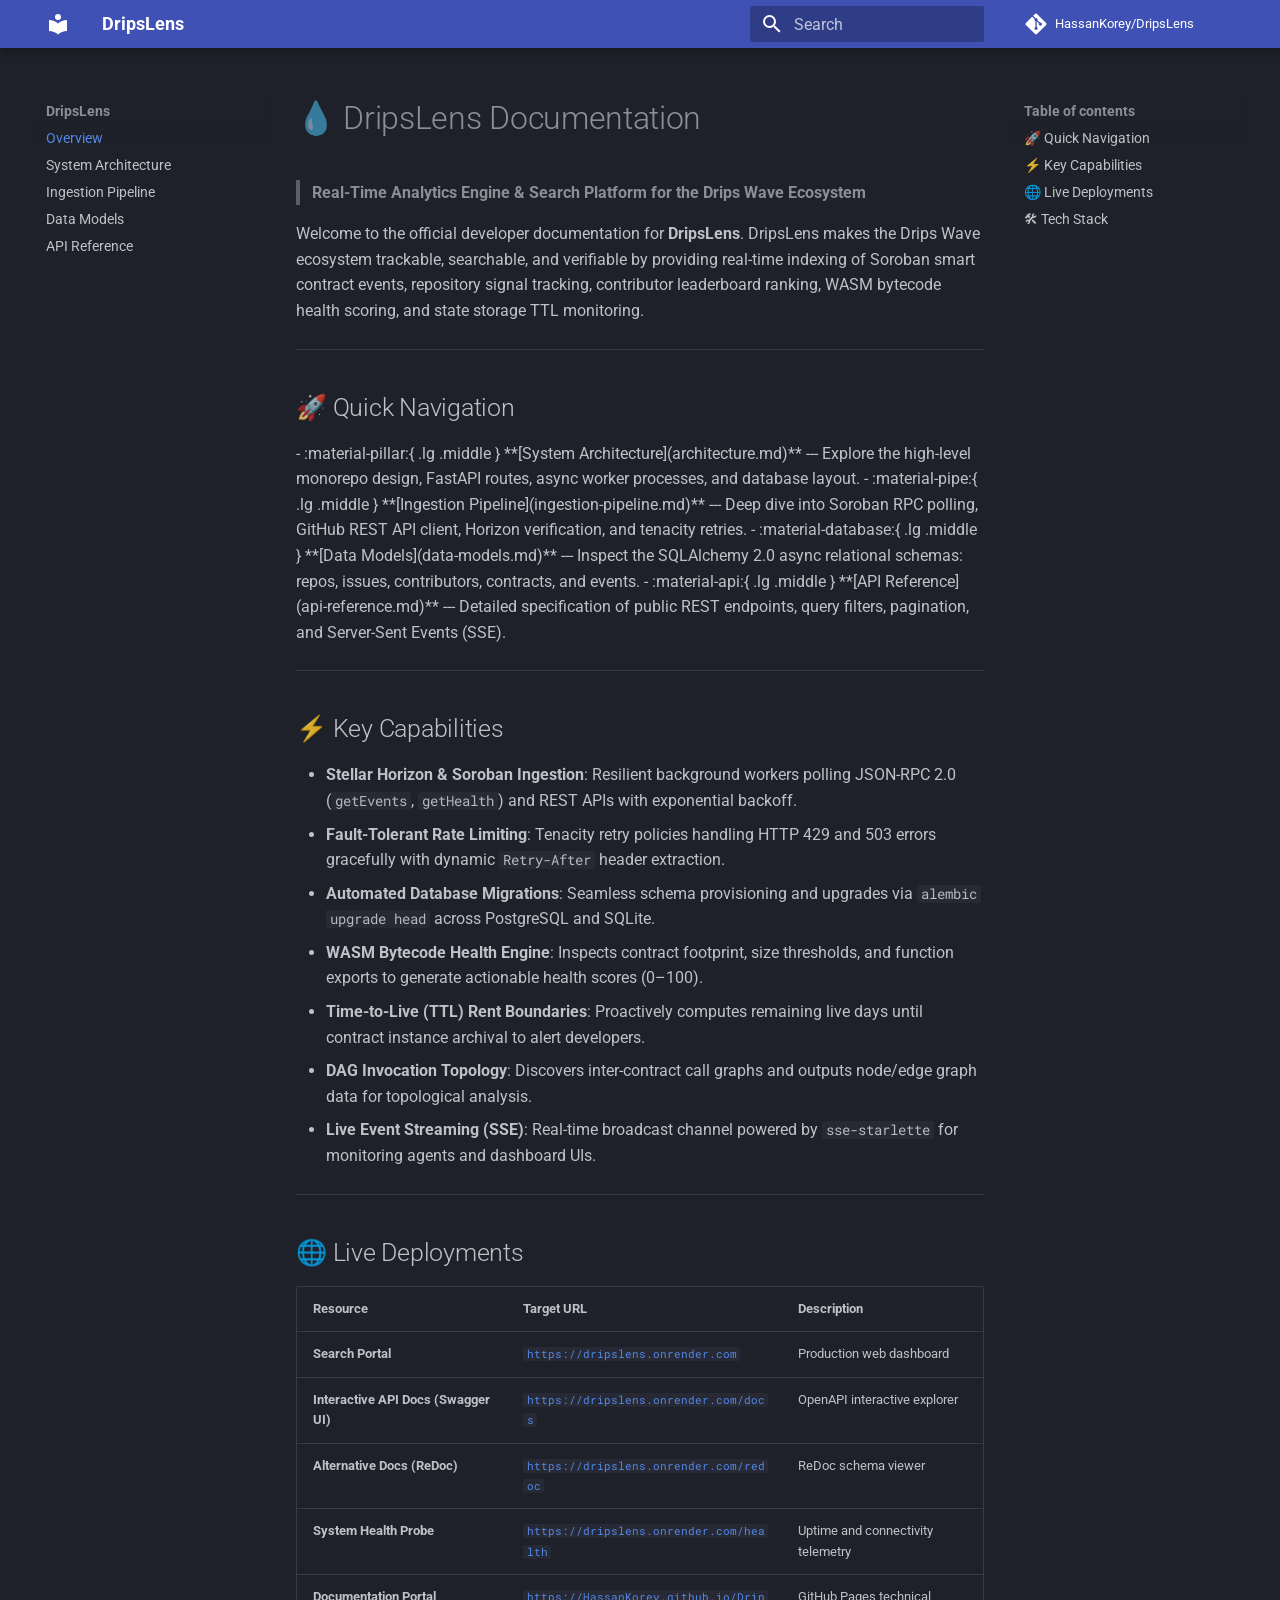
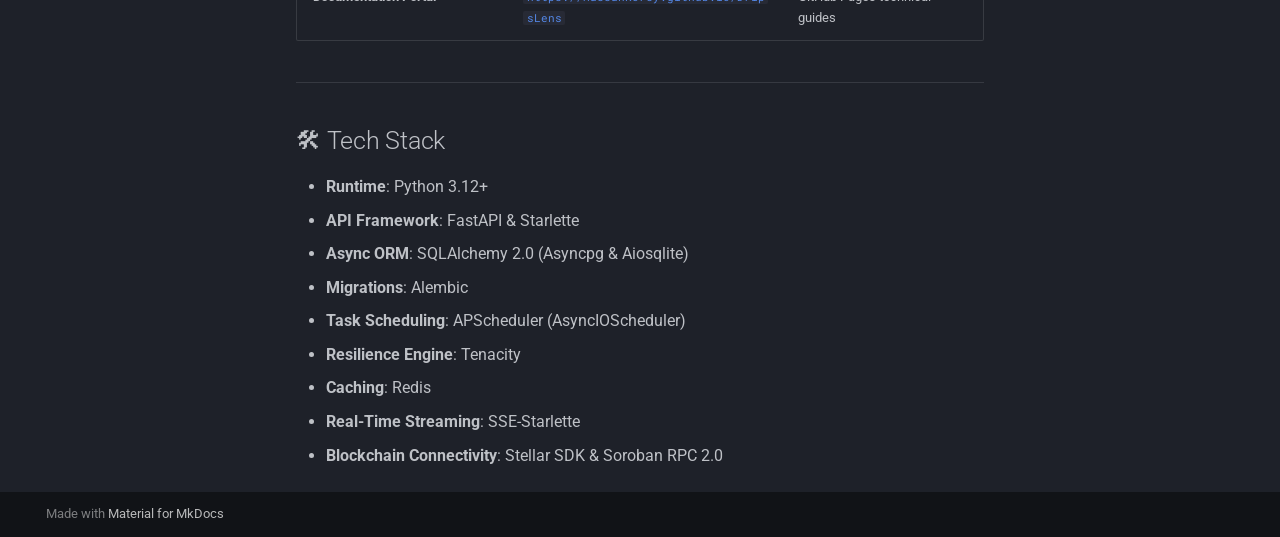
<file: index.html>
<!doctype html>
<html lang="en" class="no-js">
  <head>
    
      <meta charset="utf-8">
      <meta name="viewport" content="width=device-width,initial-scale=1">
      
        <meta name="description" content="Real-time analytics engine and search platform that makes the Drips Wave ecosystem trackable, searchable, and verifiable.">
      
      
        <meta name="author" content="Hassan Akorede (EDUN) & Co-Maintainers">
      
      
        <link rel="canonical" href="https://HassanKorey.github.io/DripsLens/">
      
      
      
        <link rel="next" href="architecture/">
      
      
        
      
      
      <link rel="icon" href="assets/images/favicon.png">
      <meta name="generator" content="mkdocs-1.6.1, mkdocs-material-9.8.0">
    
    
      
        <title>DripsLens</title>
      
    
    
      <link rel="stylesheet" href="assets/stylesheets/main.57a0d79d.min.css">
      
        
        <link rel="stylesheet" href="assets/stylesheets/palette.fb2fffe2.min.css">
      
      


    
    
      
    
    
      
        
        
        <link rel="preconnect" href="https://fonts.gstatic.com" crossorigin>
        <link rel="stylesheet" href="https://fonts.googleapis.com/css?family=Roboto:300,300i,400,400i,700,700i%7CRoboto+Mono:400,400i,700,700i&display=fallback">
        <style>:root{--md-text-font:"Roboto";--md-code-font:"Roboto Mono"}</style>
      
    
    
    <script>__md_scope=new URL(".",location),__md_hash=e=>[...e].reduce(((e,_)=>(e<<5)-e+_.charCodeAt(0)),0),__md_get=(e,_=localStorage,t=__md_scope)=>JSON.parse(_.getItem(t.pathname+"."+e)),__md_set=(e,_,t=localStorage,a=__md_scope)=>{try{t.setItem(a.pathname+"."+e,JSON.stringify(_))}catch(e){}}</script>
    
      

    
    
  </head>
  
  
    
    
    
    
    
    <body dir="ltr" data-md-color-scheme="slate" data-md-color-primary="indigo" data-md-color-accent="purple">
  
    
    <input class="md-toggle" data-md-toggle="drawer" type="checkbox" id="__drawer" autocomplete="off">
    <input class="md-toggle" data-md-toggle="search" type="checkbox" id="__search" autocomplete="off">
    <label class="md-overlay" for="__drawer"></label>
    <div data-md-component="skip">
      
        
        <a href="#dripslens-documentation" class="md-skip">
          Skip to content
        </a>
      
    </div>
    <div data-md-component="announce">
      
    </div>
    
    
      

  

<header class="md-header md-header--shadow" data-md-component="header">
  <nav class="md-header__inner md-grid" aria-label="Header">
    <a href="." title="DripsLens" class="md-header__button md-logo" aria-label="DripsLens" data-md-component="logo">
      
  
  <svg xmlns="http://www.w3.org/2000/svg" viewBox="0 0 24 24"><path d="M12 8a3 3 0 0 0 3-3 3 3 0 0 0-3-3 3 3 0 0 0-3 3 3 3 0 0 0 3 3m0 3.54C9.64 9.35 6.5 8 3 8v11c3.5 0 6.64 1.35 9 3.54 2.36-2.19 5.5-3.54 9-3.54V8c-3.5 0-6.64 1.35-9 3.54"/></svg>

    </a>
    <label class="md-header__button md-icon" for="__drawer">
      
      <svg xmlns="http://www.w3.org/2000/svg" viewBox="0 0 24 24"><path d="M3 6h18v2H3zm0 5h18v2H3zm0 5h18v2H3z"/></svg>
    </label>
    <div class="md-header__title" data-md-component="header-title">
      <div class="md-header__ellipsis">
        <div class="md-header__topic">
          <span class="md-ellipsis">
            DripsLens
          </span>
        </div>
        <div class="md-header__topic" data-md-component="header-topic">
          <span class="md-ellipsis">
            
              Overview
            
          </span>
        </div>
      </div>
    </div>
    
      
    
    
    
    
      
      
        <label class="md-header__button md-icon" for="__search">
          
          <svg xmlns="http://www.w3.org/2000/svg" viewBox="0 0 24 24"><path d="M9.5 3A6.5 6.5 0 0 1 16 9.5c0 1.61-.59 3.09-1.56 4.23l.27.27h.79l5 5-1.5 1.5-5-5v-.79l-.27-.27A6.52 6.52 0 0 1 9.5 16 6.5 6.5 0 0 1 3 9.5 6.5 6.5 0 0 1 9.5 3m0 2C7 5 5 7 5 9.5S7 14 9.5 14 14 12 14 9.5 12 5 9.5 5"/></svg>
        </label>
        <div class="md-search" data-md-component="search" role="dialog">
  <label class="md-search__overlay" for="__search"></label>
  <div class="md-search__inner" role="search">
    <form class="md-search__form" name="search">
      <input type="text" class="md-search__input" name="query" aria-label="Search" placeholder="Search" autocapitalize="off" autocorrect="off" autocomplete="off" spellcheck="false" data-md-component="search-query" required>
      <label class="md-search__icon md-icon" for="__search">
        
        <svg xmlns="http://www.w3.org/2000/svg" viewBox="0 0 24 24"><path d="M9.5 3A6.5 6.5 0 0 1 16 9.5c0 1.61-.59 3.09-1.56 4.23l.27.27h.79l5 5-1.5 1.5-5-5v-.79l-.27-.27A6.52 6.52 0 0 1 9.5 16 6.5 6.5 0 0 1 3 9.5 6.5 6.5 0 0 1 9.5 3m0 2C7 5 5 7 5 9.5S7 14 9.5 14 14 12 14 9.5 12 5 9.5 5"/></svg>
        
        <svg xmlns="http://www.w3.org/2000/svg" viewBox="0 0 24 24"><path d="M20 11v2H8l5.5 5.5-1.42 1.42L4.16 12l7.92-7.92L13.5 5.5 8 11z"/></svg>
      </label>
      <nav class="md-search__options" aria-label="Search">
        
        <button type="reset" class="md-search__icon md-icon" title="Clear" aria-label="Clear" tabindex="-1">
          
          <svg xmlns="http://www.w3.org/2000/svg" viewBox="0 0 24 24"><path d="M19 6.41 17.59 5 12 10.59 6.41 5 5 6.41 10.59 12 5 17.59 6.41 19 12 13.41 17.59 19 19 17.59 13.41 12z"/></svg>
        </button>
      </nav>
      
        <div class="md-search__suggest" data-md-component="search-suggest"></div>
      
    </form>
    <div class="md-search__output">
      <div class="md-search__scrollwrap" tabindex="0" data-md-scrollfix>
        <div class="md-search-result" data-md-component="search-result">
          <div class="md-search-result__meta">
            Initializing search
          </div>
          <ol class="md-search-result__list" role="presentation"></ol>
        </div>
      </div>
    </div>
  </div>
</div>
      
    
    
      <div class="md-header__source">
        <a href="https://github.com/HassanKorey/DripsLens" title="Go to repository" class="md-source" data-md-component="source">
  <div class="md-source__icon md-icon">
    
    <svg xmlns="http://www.w3.org/2000/svg" viewBox="0 0 448 512"><!--! Font Awesome Free 7.1.0 by @fontawesome - https://fontawesome.com License - https://fontawesome.com/license/free (Icons: CC BY 4.0, Fonts: SIL OFL 1.1, Code: MIT License) Copyright 2025 Fonticons, Inc.--><path d="M439.6 236.1 244 40.5c-5.4-5.5-12.8-8.5-20.4-8.5s-15 3-20.4 8.4L162.5 81l51.5 51.5c27.1-9.1 52.7 16.8 43.4 43.7l49.7 49.7c34.2-11.8 61.2 31 35.5 56.7-26.5 26.5-70.2-2.9-56-37.3L240.3 199v121.9c25.3 12.5 22.3 41.8 9.1 55-6.4 6.4-15.2 10.1-24.3 10.1s-17.8-3.6-24.3-10.1c-17.6-17.6-11.1-46.9 11.2-56v-123c-20.8-8.5-24.6-30.7-18.6-45L142.6 101 8.5 235.1C3 240.6 0 247.9 0 255.5s3 15 8.5 20.4l195.6 195.7c5.4 5.4 12.7 8.4 20.4 8.4s15-3 20.4-8.4l194.7-194.7c5.4-5.4 8.4-12.8 8.4-20.4s-3-15-8.4-20.4"/></svg>
  </div>
  <div class="md-source__repository">
    HassanKorey/DripsLens
  </div>
</a>
      </div>
    
  </nav>
  
</header>
    
    <div class="md-container" data-md-component="container">
      
      
        
          
        
      
      <main class="md-main" data-md-component="main">
        <div class="md-main__inner md-grid">
          
            
              
              <div class="md-sidebar md-sidebar--primary" data-md-component="sidebar" data-md-type="navigation" >
                <div class="md-sidebar__scrollwrap">
                  <div class="md-sidebar__inner">
                    



<nav class="md-nav md-nav--primary" aria-label="Navigation" data-md-level="0">
  <label class="md-nav__title" for="__drawer">
    <a href="." title="DripsLens" class="md-nav__button md-logo" aria-label="DripsLens" data-md-component="logo">
      
  
  <svg xmlns="http://www.w3.org/2000/svg" viewBox="0 0 24 24"><path d="M12 8a3 3 0 0 0 3-3 3 3 0 0 0-3-3 3 3 0 0 0-3 3 3 3 0 0 0 3 3m0 3.54C9.64 9.35 6.5 8 3 8v11c3.5 0 6.64 1.35 9 3.54 2.36-2.19 5.5-3.54 9-3.54V8c-3.5 0-6.64 1.35-9 3.54"/></svg>

    </a>
    DripsLens
  </label>
  
    <div class="md-nav__source">
      <a href="https://github.com/HassanKorey/DripsLens" title="Go to repository" class="md-source" data-md-component="source">
  <div class="md-source__icon md-icon">
    
    <svg xmlns="http://www.w3.org/2000/svg" viewBox="0 0 448 512"><!--! Font Awesome Free 7.1.0 by @fontawesome - https://fontawesome.com License - https://fontawesome.com/license/free (Icons: CC BY 4.0, Fonts: SIL OFL 1.1, Code: MIT License) Copyright 2025 Fonticons, Inc.--><path d="M439.6 236.1 244 40.5c-5.4-5.5-12.8-8.5-20.4-8.5s-15 3-20.4 8.4L162.5 81l51.5 51.5c27.1-9.1 52.7 16.8 43.4 43.7l49.7 49.7c34.2-11.8 61.2 31 35.5 56.7-26.5 26.5-70.2-2.9-56-37.3L240.3 199v121.9c25.3 12.5 22.3 41.8 9.1 55-6.4 6.4-15.2 10.1-24.3 10.1s-17.8-3.6-24.3-10.1c-17.6-17.6-11.1-46.9 11.2-56v-123c-20.8-8.5-24.6-30.7-18.6-45L142.6 101 8.5 235.1C3 240.6 0 247.9 0 255.5s3 15 8.5 20.4l195.6 195.7c5.4 5.4 12.7 8.4 20.4 8.4s15-3 20.4-8.4l194.7-194.7c5.4-5.4 8.4-12.8 8.4-20.4s-3-15-8.4-20.4"/></svg>
  </div>
  <div class="md-source__repository">
    HassanKorey/DripsLens
  </div>
</a>
    </div>
  
  <ul class="md-nav__list" data-md-scrollfix>
    
      
      
  
  
    
  
  
  
    <li class="md-nav__item md-nav__item--active">
      
      <input class="md-nav__toggle md-toggle" type="checkbox" id="__toc">
      
      
        
      
      
        <label class="md-nav__link md-nav__link--active" for="__toc">
          
  
  
  <span class="md-ellipsis">
    
  
    Overview
  

    
  </span>
  
  

          <span class="md-nav__icon md-icon"></span>
        </label>
      
      <a href="." class="md-nav__link md-nav__link--active">
        
  
  
  <span class="md-ellipsis">
    
  
    Overview
  

    
  </span>
  
  

      </a>
      
        

<nav class="md-nav md-nav--secondary" aria-label="Table of contents">
  
  
  
    
  
  
    <label class="md-nav__title" for="__toc">
      <span class="md-nav__icon md-icon"></span>
      Table of contents
    </label>
    <ul class="md-nav__list" data-md-component="toc" data-md-scrollfix>
      
        <li class="md-nav__item">
  <a href="#quick-navigation" class="md-nav__link">
    <span class="md-ellipsis">
      
        🚀 Quick Navigation
      
    </span>
  </a>
  
</li>
      
        <li class="md-nav__item">
  <a href="#key-capabilities" class="md-nav__link">
    <span class="md-ellipsis">
      
        ⚡ Key Capabilities
      
    </span>
  </a>
  
</li>
      
        <li class="md-nav__item">
  <a href="#live-deployments" class="md-nav__link">
    <span class="md-ellipsis">
      
        🌐 Live Deployments
      
    </span>
  </a>
  
</li>
      
        <li class="md-nav__item">
  <a href="#tech-stack" class="md-nav__link">
    <span class="md-ellipsis">
      
        🛠 Tech Stack
      
    </span>
  </a>
  
</li>
      
    </ul>
  
</nav>
      
    </li>
  

    
      
      
  
  
  
  
    <li class="md-nav__item">
      <a href="architecture/" class="md-nav__link">
        
  
  
  <span class="md-ellipsis">
    
  
    System Architecture
  

    
  </span>
  
  

      </a>
    </li>
  

    
      
      
  
  
  
  
    <li class="md-nav__item">
      <a href="ingestion-pipeline/" class="md-nav__link">
        
  
  
  <span class="md-ellipsis">
    
  
    Ingestion Pipeline
  

    
  </span>
  
  

      </a>
    </li>
  

    
      
      
  
  
  
  
    <li class="md-nav__item">
      <a href="data-models/" class="md-nav__link">
        
  
  
  <span class="md-ellipsis">
    
  
    Data Models
  

    
  </span>
  
  

      </a>
    </li>
  

    
      
      
  
  
  
  
    <li class="md-nav__item">
      <a href="api-reference/" class="md-nav__link">
        
  
  
  <span class="md-ellipsis">
    
  
    API Reference
  

    
  </span>
  
  

      </a>
    </li>
  

    
  </ul>
</nav>
                  </div>
                </div>
              </div>
            
            
              
              <div class="md-sidebar md-sidebar--secondary" data-md-component="sidebar" data-md-type="toc" >
                <div class="md-sidebar__scrollwrap">
                  <div class="md-sidebar__inner">
                    

<nav class="md-nav md-nav--secondary" aria-label="Table of contents">
  
  
  
    
  
  
    <label class="md-nav__title" for="__toc">
      <span class="md-nav__icon md-icon"></span>
      Table of contents
    </label>
    <ul class="md-nav__list" data-md-component="toc" data-md-scrollfix>
      
        <li class="md-nav__item">
  <a href="#quick-navigation" class="md-nav__link">
    <span class="md-ellipsis">
      
        🚀 Quick Navigation
      
    </span>
  </a>
  
</li>
      
        <li class="md-nav__item">
  <a href="#key-capabilities" class="md-nav__link">
    <span class="md-ellipsis">
      
        ⚡ Key Capabilities
      
    </span>
  </a>
  
</li>
      
        <li class="md-nav__item">
  <a href="#live-deployments" class="md-nav__link">
    <span class="md-ellipsis">
      
        🌐 Live Deployments
      
    </span>
  </a>
  
</li>
      
        <li class="md-nav__item">
  <a href="#tech-stack" class="md-nav__link">
    <span class="md-ellipsis">
      
        🛠 Tech Stack
      
    </span>
  </a>
  
</li>
      
    </ul>
  
</nav>
                  </div>
                </div>
              </div>
            
          
          
            <div class="md-content" data-md-component="content">
              
              <article class="md-content__inner md-typeset">
                
                  


  
  


<h1 id="dripslens-documentation">💧 DripsLens Documentation<a class="headerlink" href="#dripslens-documentation" title="Permanent link">&para;</a></h1>
<blockquote>
<p><strong>Real-Time Analytics Engine &amp; Search Platform for the Drips Wave Ecosystem</strong></p>
</blockquote>
<p>Welcome to the official developer documentation for <strong>DripsLens</strong>. DripsLens makes the Drips Wave ecosystem trackable, searchable, and verifiable by providing real-time indexing of Soroban smart contract events, repository signal tracking, contributor leaderboard ranking, WASM bytecode health scoring, and state storage TTL monitoring.</p>
<hr />
<h2 id="quick-navigation">🚀 Quick Navigation<a class="headerlink" href="#quick-navigation" title="Permanent link">&para;</a></h2>
<div class="grid cards" markdown>

-   :material-pillar:{ .lg .middle } **[System Architecture](architecture.md)**

    ---

    Explore the high-level monorepo design, FastAPI routes, async worker processes, and database layout.

-   :material-pipe:{ .lg .middle } **[Ingestion Pipeline](ingestion-pipeline.md)**

    ---

    Deep dive into Soroban RPC polling, GitHub REST API client, Horizon verification, and tenacity retries.

-   :material-database:{ .lg .middle } **[Data Models](data-models.md)**

    ---

    Inspect the SQLAlchemy 2.0 async relational schemas: repos, issues, contributors, contracts, and events.

-   :material-api:{ .lg .middle } **[API Reference](api-reference.md)**

    ---

    Detailed specification of public REST endpoints, query filters, pagination, and Server-Sent Events (SSE).

</div>

<hr />
<h2 id="key-capabilities">⚡ Key Capabilities<a class="headerlink" href="#key-capabilities" title="Permanent link">&para;</a></h2>
<ul>
<li><strong>Stellar Horizon &amp; Soroban Ingestion</strong>: Resilient background workers polling JSON-RPC 2.0 (<code>getEvents</code>, <code>getHealth</code>) and REST APIs with exponential backoff.</li>
<li><strong>Fault-Tolerant Rate Limiting</strong>: Tenacity retry policies handling HTTP 429 and 503 errors gracefully with dynamic <code>Retry-After</code> header extraction.</li>
<li><strong>Automated Database Migrations</strong>: Seamless schema provisioning and upgrades via <code>alembic upgrade head</code> across PostgreSQL and SQLite.</li>
<li><strong>WASM Bytecode Health Engine</strong>: Inspects contract footprint, size thresholds, and function exports to generate actionable health scores (0–100).</li>
<li><strong>Time-to-Live (TTL) Rent Boundaries</strong>: Proactively computes remaining live days until contract instance archival to alert developers.</li>
<li><strong>DAG Invocation Topology</strong>: Discovers inter-contract call graphs and outputs node/edge graph data for topological analysis.</li>
<li><strong>Live Event Streaming (SSE)</strong>: Real-time broadcast channel powered by <code>sse-starlette</code> for monitoring agents and dashboard UIs.</li>
</ul>
<hr />
<h2 id="live-deployments">🌐 Live Deployments<a class="headerlink" href="#live-deployments" title="Permanent link">&para;</a></h2>
<table>
<thead>
<tr>
<th style="text-align: left;">Resource</th>
<th style="text-align: left;">Target URL</th>
<th style="text-align: left;">Description</th>
</tr>
</thead>
<tbody>
<tr>
<td style="text-align: left;"><strong>Search Portal</strong></td>
<td style="text-align: left;"><a href="https://dripslens.onrender.com"><code>https://dripslens.onrender.com</code></a></td>
<td style="text-align: left;">Production web dashboard</td>
</tr>
<tr>
<td style="text-align: left;"><strong>Interactive API Docs (Swagger UI)</strong></td>
<td style="text-align: left;"><a href="https://dripslens.onrender.com/docs"><code>https://dripslens.onrender.com/docs</code></a></td>
<td style="text-align: left;">OpenAPI interactive explorer</td>
</tr>
<tr>
<td style="text-align: left;"><strong>Alternative Docs (ReDoc)</strong></td>
<td style="text-align: left;"><a href="https://dripslens.onrender.com/redoc"><code>https://dripslens.onrender.com/redoc</code></a></td>
<td style="text-align: left;">ReDoc schema viewer</td>
</tr>
<tr>
<td style="text-align: left;"><strong>System Health Probe</strong></td>
<td style="text-align: left;"><a href="https://dripslens.onrender.com/health"><code>https://dripslens.onrender.com/health</code></a></td>
<td style="text-align: left;">Uptime and connectivity telemetry</td>
</tr>
<tr>
<td style="text-align: left;"><strong>Documentation Portal</strong></td>
<td style="text-align: left;"><a href="https://HassanKorey.github.io/DripsLens"><code>https://HassanKorey.github.io/DripsLens</code></a></td>
<td style="text-align: left;">GitHub Pages technical guides</td>
</tr>
</tbody>
</table>
<hr />
<h2 id="tech-stack">🛠 Tech Stack<a class="headerlink" href="#tech-stack" title="Permanent link">&para;</a></h2>
<ul>
<li><strong>Runtime</strong>: Python 3.12+</li>
<li><strong>API Framework</strong>: FastAPI &amp; Starlette</li>
<li><strong>Async ORM</strong>: SQLAlchemy 2.0 (Asyncpg &amp; Aiosqlite)</li>
<li><strong>Migrations</strong>: Alembic</li>
<li><strong>Task Scheduling</strong>: APScheduler (AsyncIOScheduler)</li>
<li><strong>Resilience Engine</strong>: Tenacity</li>
<li><strong>Caching</strong>: Redis</li>
<li><strong>Real-Time Streaming</strong>: SSE-Starlette</li>
<li><strong>Blockchain Connectivity</strong>: Stellar SDK &amp; Soroban RPC 2.0</li>
</ul>












                
              </article>
            </div>
          
          
<script>var target=document.getElementById(location.hash.slice(1));target&&target.name&&(target.checked=target.name.startsWith("__tabbed_"))</script>
        </div>
        
          <button type="button" class="md-top md-icon" data-md-component="top" hidden>
  
  <svg xmlns="http://www.w3.org/2000/svg" viewBox="0 0 24 24"><path d="M13 20h-2V8l-5.5 5.5-1.42-1.42L12 4.16l7.92 7.92-1.42 1.42L13 8z"/></svg>
  Back to top
</button>
        
      </main>
      
        <footer class="md-footer">
  
  <div class="md-footer-meta md-typeset">
    <div class="md-footer-meta__inner md-grid">
      <div class="md-copyright">
  
  
    Made with
    <a href="https://squidfunk.github.io/mkdocs-material/" target="_blank" rel="noopener">
      Material for MkDocs
    </a>
  
</div>
      
    </div>
  </div>
</footer>
      
    </div>
    <div class="md-dialog" data-md-component="dialog">
      <div class="md-dialog__inner md-typeset"></div>
    </div>
    
    
    
      
      
      <script id="__config" type="application/json">{"annotate": null, "base": ".", "features": ["navigation.instant", "navigation.tracking", "navigation.sections", "navigation.expand", "navigation.top", "search.suggest", "search.highlight", "content.code.copy"], "search": "assets/javascripts/workers/search.a7633da7.min.js", "tags": null, "translations": {"clipboard.copied": "Copied to clipboard", "clipboard.copy": "Copy to clipboard", "search.result.more.one": "1 more on this page", "search.result.more.other": "# more on this page", "search.result.none": "No matching documents", "search.result.one": "1 matching document", "search.result.other": "# matching documents", "search.result.placeholder": "Type to start searching", "search.result.term.missing": "Missing", "select.version": "Select version"}, "version": null}</script>
    
    
      <script src="assets/javascripts/bundle.c21346df.min.js"></script>
      
    
  </body>
</html>
</file>
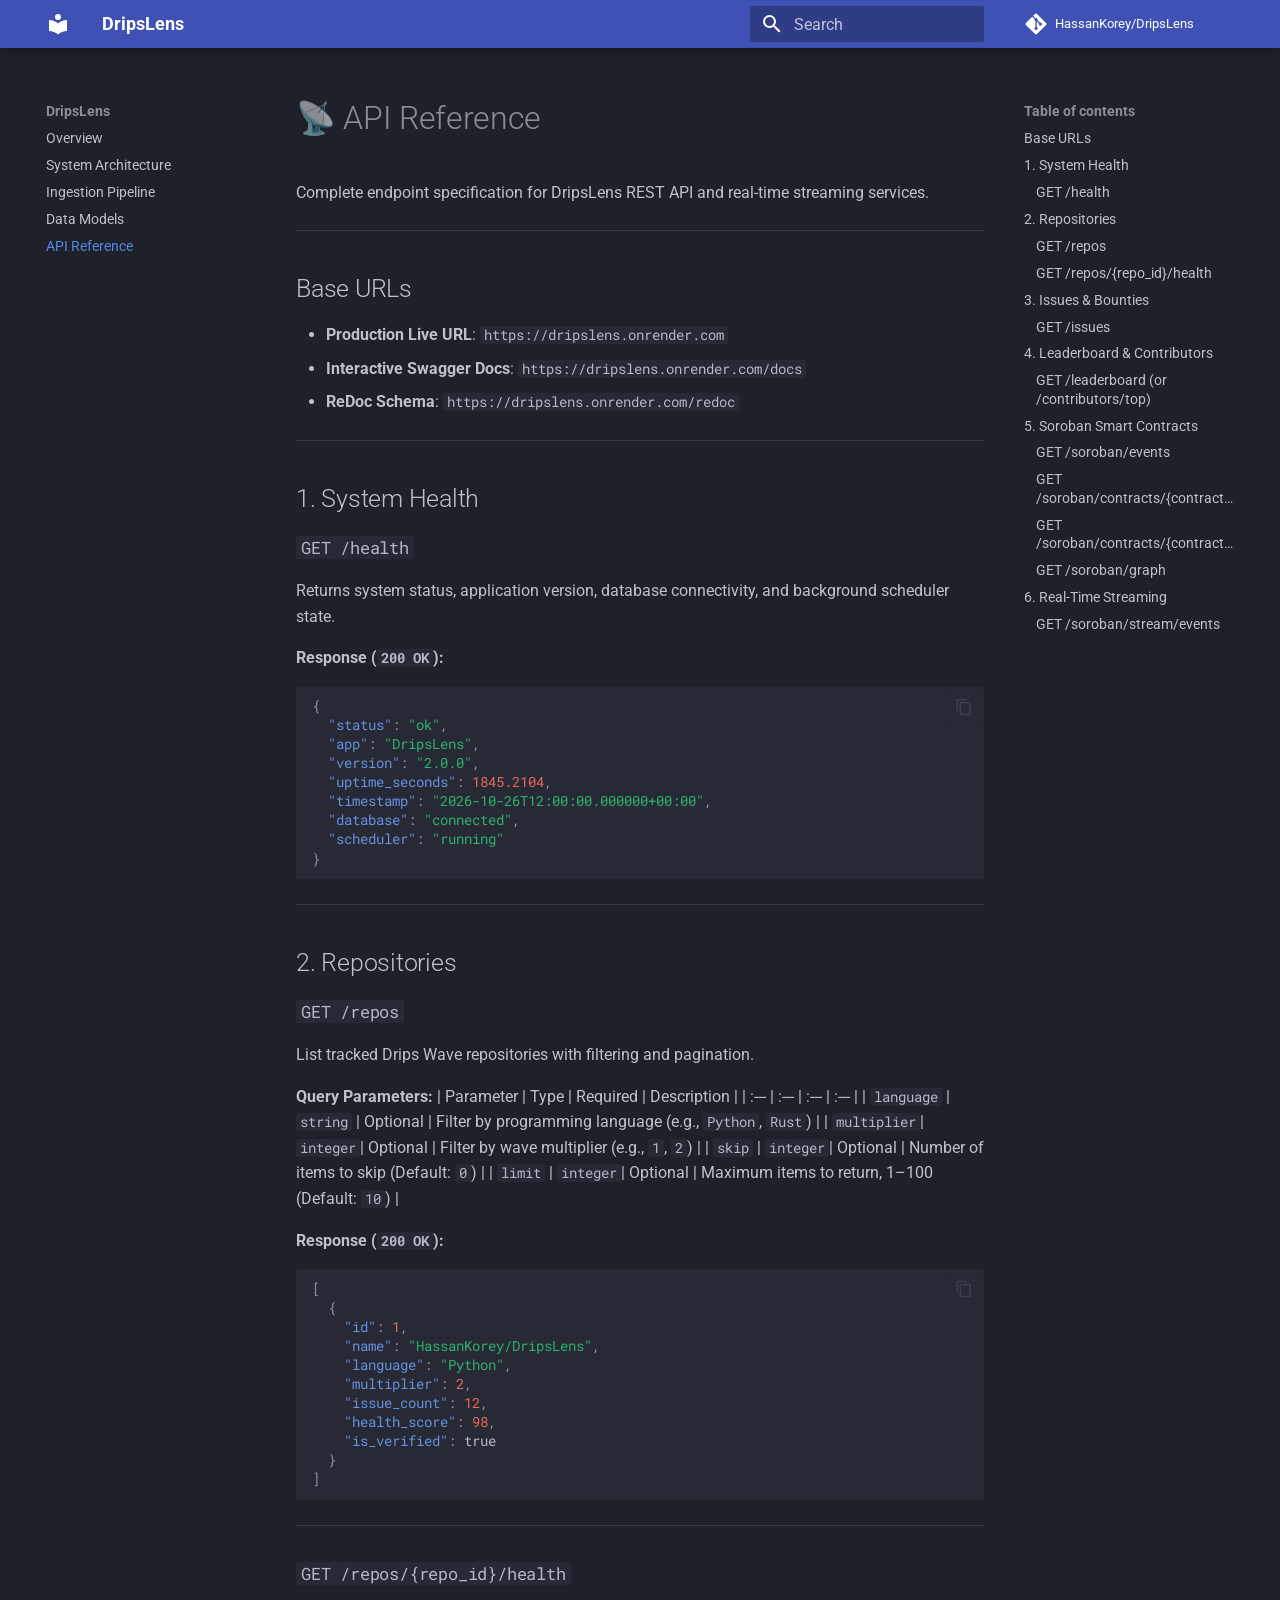
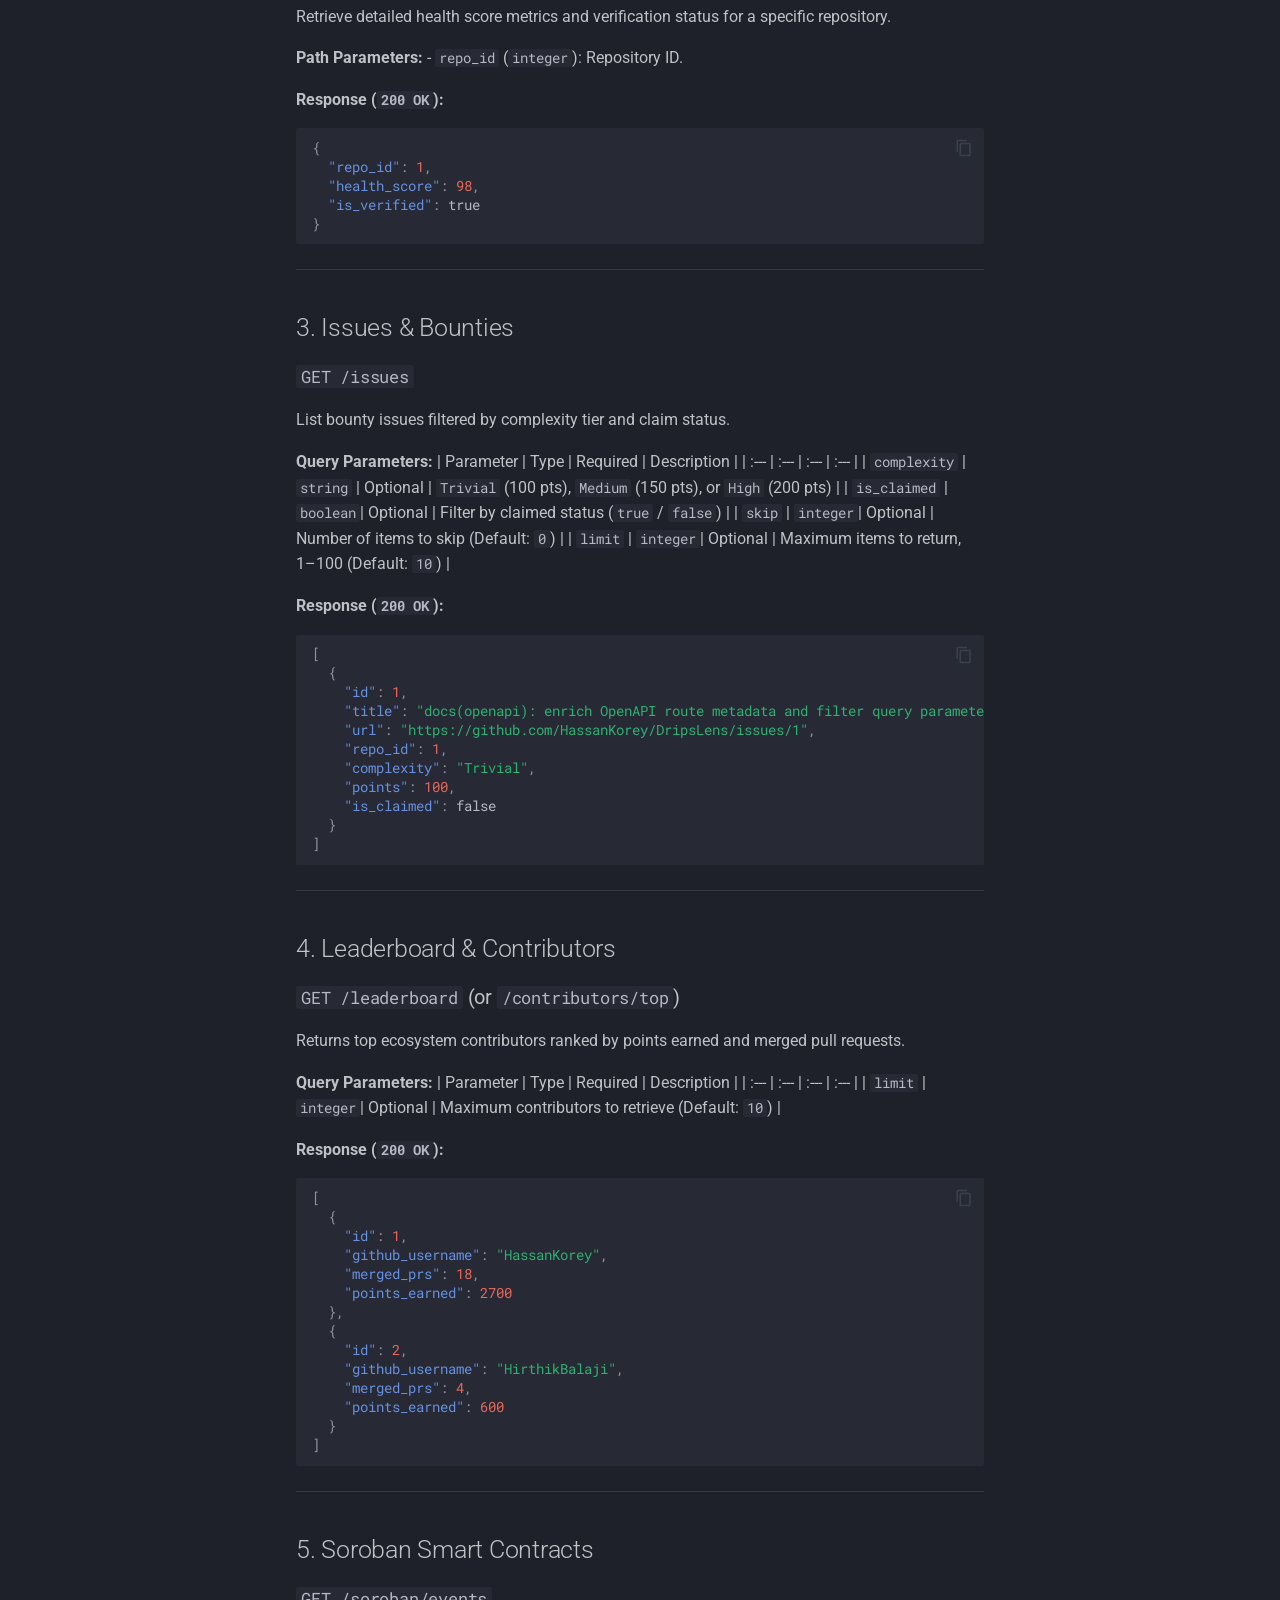
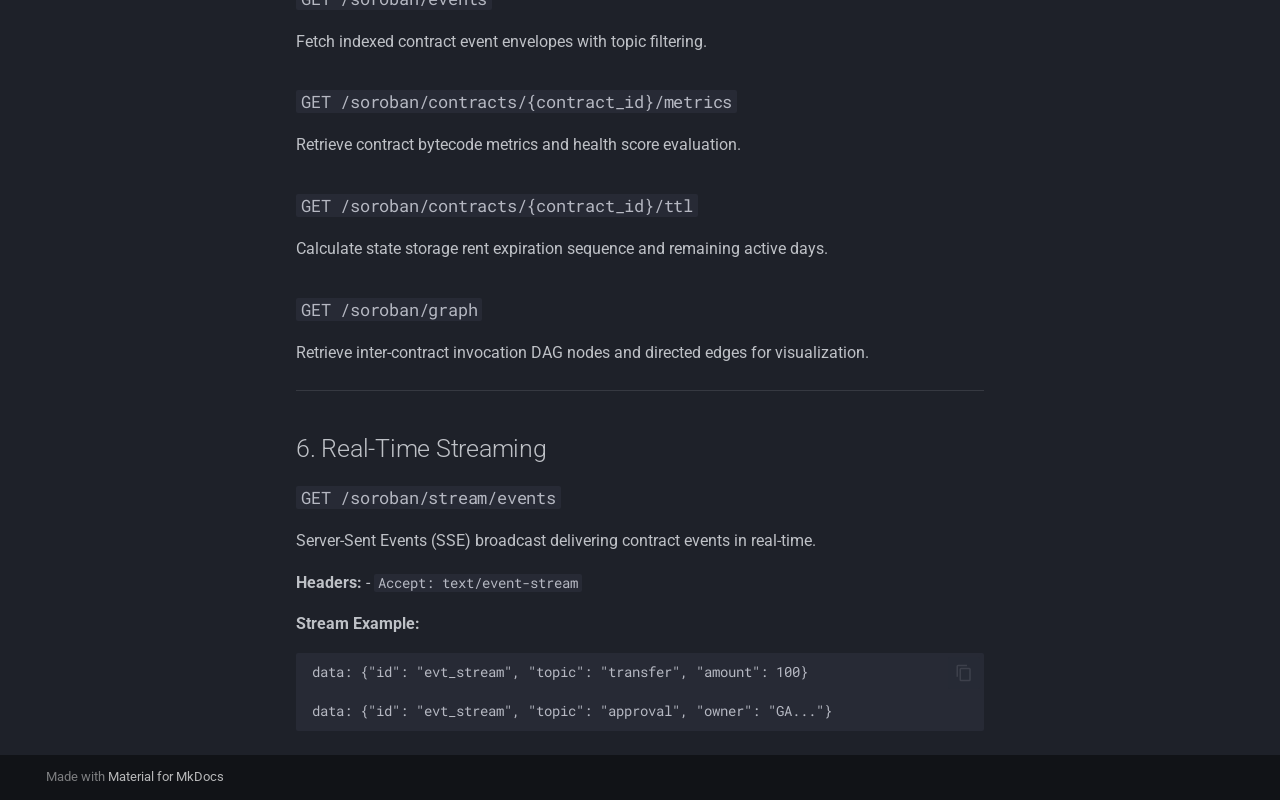
<file: api-reference/index.html>
<!doctype html>
<html lang="en" class="no-js">
  <head>
    
      <meta charset="utf-8">
      <meta name="viewport" content="width=device-width,initial-scale=1">
      
        <meta name="description" content="Real-time analytics engine and search platform that makes the Drips Wave ecosystem trackable, searchable, and verifiable.">
      
      
        <meta name="author" content="Hassan Akorede (EDUN) & Co-Maintainers">
      
      
        <link rel="canonical" href="https://HassanKorey.github.io/DripsLens/api-reference/">
      
      
        <link rel="prev" href="../data-models/">
      
      
      
        
      
      
      <link rel="icon" href="../assets/images/favicon.png">
      <meta name="generator" content="mkdocs-1.6.1, mkdocs-material-9.8.0">
    
    
      
        <title>API Reference - DripsLens</title>
      
    
    
      <link rel="stylesheet" href="../assets/stylesheets/main.57a0d79d.min.css">
      
        
        <link rel="stylesheet" href="../assets/stylesheets/palette.fb2fffe2.min.css">
      
      


    
    
      
    
    
      
        
        
        <link rel="preconnect" href="https://fonts.gstatic.com" crossorigin>
        <link rel="stylesheet" href="https://fonts.googleapis.com/css?family=Roboto:300,300i,400,400i,700,700i%7CRoboto+Mono:400,400i,700,700i&display=fallback">
        <style>:root{--md-text-font:"Roboto";--md-code-font:"Roboto Mono"}</style>
      
    
    
    <script>__md_scope=new URL("..",location),__md_hash=e=>[...e].reduce(((e,_)=>(e<<5)-e+_.charCodeAt(0)),0),__md_get=(e,_=localStorage,t=__md_scope)=>JSON.parse(_.getItem(t.pathname+"."+e)),__md_set=(e,_,t=localStorage,a=__md_scope)=>{try{t.setItem(a.pathname+"."+e,JSON.stringify(_))}catch(e){}}</script>
    
      

    
    
  </head>
  
  
    
    
    
    
    
    <body dir="ltr" data-md-color-scheme="slate" data-md-color-primary="indigo" data-md-color-accent="purple">
  
    
    <input class="md-toggle" data-md-toggle="drawer" type="checkbox" id="__drawer" autocomplete="off">
    <input class="md-toggle" data-md-toggle="search" type="checkbox" id="__search" autocomplete="off">
    <label class="md-overlay" for="__drawer"></label>
    <div data-md-component="skip">
      
        
        <a href="#api-reference" class="md-skip">
          Skip to content
        </a>
      
    </div>
    <div data-md-component="announce">
      
    </div>
    
    
      

  

<header class="md-header md-header--shadow" data-md-component="header">
  <nav class="md-header__inner md-grid" aria-label="Header">
    <a href=".." title="DripsLens" class="md-header__button md-logo" aria-label="DripsLens" data-md-component="logo">
      
  
  <svg xmlns="http://www.w3.org/2000/svg" viewBox="0 0 24 24"><path d="M12 8a3 3 0 0 0 3-3 3 3 0 0 0-3-3 3 3 0 0 0-3 3 3 3 0 0 0 3 3m0 3.54C9.64 9.35 6.5 8 3 8v11c3.5 0 6.64 1.35 9 3.54 2.36-2.19 5.5-3.54 9-3.54V8c-3.5 0-6.64 1.35-9 3.54"/></svg>

    </a>
    <label class="md-header__button md-icon" for="__drawer">
      
      <svg xmlns="http://www.w3.org/2000/svg" viewBox="0 0 24 24"><path d="M3 6h18v2H3zm0 5h18v2H3zm0 5h18v2H3z"/></svg>
    </label>
    <div class="md-header__title" data-md-component="header-title">
      <div class="md-header__ellipsis">
        <div class="md-header__topic">
          <span class="md-ellipsis">
            DripsLens
          </span>
        </div>
        <div class="md-header__topic" data-md-component="header-topic">
          <span class="md-ellipsis">
            
              API Reference
            
          </span>
        </div>
      </div>
    </div>
    
      
    
    
    
    
      
      
        <label class="md-header__button md-icon" for="__search">
          
          <svg xmlns="http://www.w3.org/2000/svg" viewBox="0 0 24 24"><path d="M9.5 3A6.5 6.5 0 0 1 16 9.5c0 1.61-.59 3.09-1.56 4.23l.27.27h.79l5 5-1.5 1.5-5-5v-.79l-.27-.27A6.52 6.52 0 0 1 9.5 16 6.5 6.5 0 0 1 3 9.5 6.5 6.5 0 0 1 9.5 3m0 2C7 5 5 7 5 9.5S7 14 9.5 14 14 12 14 9.5 12 5 9.5 5"/></svg>
        </label>
        <div class="md-search" data-md-component="search" role="dialog">
  <label class="md-search__overlay" for="__search"></label>
  <div class="md-search__inner" role="search">
    <form class="md-search__form" name="search">
      <input type="text" class="md-search__input" name="query" aria-label="Search" placeholder="Search" autocapitalize="off" autocorrect="off" autocomplete="off" spellcheck="false" data-md-component="search-query" required>
      <label class="md-search__icon md-icon" for="__search">
        
        <svg xmlns="http://www.w3.org/2000/svg" viewBox="0 0 24 24"><path d="M9.5 3A6.5 6.5 0 0 1 16 9.5c0 1.61-.59 3.09-1.56 4.23l.27.27h.79l5 5-1.5 1.5-5-5v-.79l-.27-.27A6.52 6.52 0 0 1 9.5 16 6.5 6.5 0 0 1 3 9.5 6.5 6.5 0 0 1 9.5 3m0 2C7 5 5 7 5 9.5S7 14 9.5 14 14 12 14 9.5 12 5 9.5 5"/></svg>
        
        <svg xmlns="http://www.w3.org/2000/svg" viewBox="0 0 24 24"><path d="M20 11v2H8l5.5 5.5-1.42 1.42L4.16 12l7.92-7.92L13.5 5.5 8 11z"/></svg>
      </label>
      <nav class="md-search__options" aria-label="Search">
        
        <button type="reset" class="md-search__icon md-icon" title="Clear" aria-label="Clear" tabindex="-1">
          
          <svg xmlns="http://www.w3.org/2000/svg" viewBox="0 0 24 24"><path d="M19 6.41 17.59 5 12 10.59 6.41 5 5 6.41 10.59 12 5 17.59 6.41 19 12 13.41 17.59 19 19 17.59 13.41 12z"/></svg>
        </button>
      </nav>
      
        <div class="md-search__suggest" data-md-component="search-suggest"></div>
      
    </form>
    <div class="md-search__output">
      <div class="md-search__scrollwrap" tabindex="0" data-md-scrollfix>
        <div class="md-search-result" data-md-component="search-result">
          <div class="md-search-result__meta">
            Initializing search
          </div>
          <ol class="md-search-result__list" role="presentation"></ol>
        </div>
      </div>
    </div>
  </div>
</div>
      
    
    
      <div class="md-header__source">
        <a href="https://github.com/HassanKorey/DripsLens" title="Go to repository" class="md-source" data-md-component="source">
  <div class="md-source__icon md-icon">
    
    <svg xmlns="http://www.w3.org/2000/svg" viewBox="0 0 448 512"><!--! Font Awesome Free 7.1.0 by @fontawesome - https://fontawesome.com License - https://fontawesome.com/license/free (Icons: CC BY 4.0, Fonts: SIL OFL 1.1, Code: MIT License) Copyright 2025 Fonticons, Inc.--><path d="M439.6 236.1 244 40.5c-5.4-5.5-12.8-8.5-20.4-8.5s-15 3-20.4 8.4L162.5 81l51.5 51.5c27.1-9.1 52.7 16.8 43.4 43.7l49.7 49.7c34.2-11.8 61.2 31 35.5 56.7-26.5 26.5-70.2-2.9-56-37.3L240.3 199v121.9c25.3 12.5 22.3 41.8 9.1 55-6.4 6.4-15.2 10.1-24.3 10.1s-17.8-3.6-24.3-10.1c-17.6-17.6-11.1-46.9 11.2-56v-123c-20.8-8.5-24.6-30.7-18.6-45L142.6 101 8.5 235.1C3 240.6 0 247.9 0 255.5s3 15 8.5 20.4l195.6 195.7c5.4 5.4 12.7 8.4 20.4 8.4s15-3 20.4-8.4l194.7-194.7c5.4-5.4 8.4-12.8 8.4-20.4s-3-15-8.4-20.4"/></svg>
  </div>
  <div class="md-source__repository">
    HassanKorey/DripsLens
  </div>
</a>
      </div>
    
  </nav>
  
</header>
    
    <div class="md-container" data-md-component="container">
      
      
        
          
        
      
      <main class="md-main" data-md-component="main">
        <div class="md-main__inner md-grid">
          
            
              
              <div class="md-sidebar md-sidebar--primary" data-md-component="sidebar" data-md-type="navigation" >
                <div class="md-sidebar__scrollwrap">
                  <div class="md-sidebar__inner">
                    



<nav class="md-nav md-nav--primary" aria-label="Navigation" data-md-level="0">
  <label class="md-nav__title" for="__drawer">
    <a href=".." title="DripsLens" class="md-nav__button md-logo" aria-label="DripsLens" data-md-component="logo">
      
  
  <svg xmlns="http://www.w3.org/2000/svg" viewBox="0 0 24 24"><path d="M12 8a3 3 0 0 0 3-3 3 3 0 0 0-3-3 3 3 0 0 0-3 3 3 3 0 0 0 3 3m0 3.54C9.64 9.35 6.5 8 3 8v11c3.5 0 6.64 1.35 9 3.54 2.36-2.19 5.5-3.54 9-3.54V8c-3.5 0-6.64 1.35-9 3.54"/></svg>

    </a>
    DripsLens
  </label>
  
    <div class="md-nav__source">
      <a href="https://github.com/HassanKorey/DripsLens" title="Go to repository" class="md-source" data-md-component="source">
  <div class="md-source__icon md-icon">
    
    <svg xmlns="http://www.w3.org/2000/svg" viewBox="0 0 448 512"><!--! Font Awesome Free 7.1.0 by @fontawesome - https://fontawesome.com License - https://fontawesome.com/license/free (Icons: CC BY 4.0, Fonts: SIL OFL 1.1, Code: MIT License) Copyright 2025 Fonticons, Inc.--><path d="M439.6 236.1 244 40.5c-5.4-5.5-12.8-8.5-20.4-8.5s-15 3-20.4 8.4L162.5 81l51.5 51.5c27.1-9.1 52.7 16.8 43.4 43.7l49.7 49.7c34.2-11.8 61.2 31 35.5 56.7-26.5 26.5-70.2-2.9-56-37.3L240.3 199v121.9c25.3 12.5 22.3 41.8 9.1 55-6.4 6.4-15.2 10.1-24.3 10.1s-17.8-3.6-24.3-10.1c-17.6-17.6-11.1-46.9 11.2-56v-123c-20.8-8.5-24.6-30.7-18.6-45L142.6 101 8.5 235.1C3 240.6 0 247.9 0 255.5s3 15 8.5 20.4l195.6 195.7c5.4 5.4 12.7 8.4 20.4 8.4s15-3 20.4-8.4l194.7-194.7c5.4-5.4 8.4-12.8 8.4-20.4s-3-15-8.4-20.4"/></svg>
  </div>
  <div class="md-source__repository">
    HassanKorey/DripsLens
  </div>
</a>
    </div>
  
  <ul class="md-nav__list" data-md-scrollfix>
    
      
      
  
  
  
  
    <li class="md-nav__item">
      <a href=".." class="md-nav__link">
        
  
  
  <span class="md-ellipsis">
    
  
    Overview
  

    
  </span>
  
  

      </a>
    </li>
  

    
      
      
  
  
  
  
    <li class="md-nav__item">
      <a href="../architecture/" class="md-nav__link">
        
  
  
  <span class="md-ellipsis">
    
  
    System Architecture
  

    
  </span>
  
  

      </a>
    </li>
  

    
      
      
  
  
  
  
    <li class="md-nav__item">
      <a href="../ingestion-pipeline/" class="md-nav__link">
        
  
  
  <span class="md-ellipsis">
    
  
    Ingestion Pipeline
  

    
  </span>
  
  

      </a>
    </li>
  

    
      
      
  
  
  
  
    <li class="md-nav__item">
      <a href="../data-models/" class="md-nav__link">
        
  
  
  <span class="md-ellipsis">
    
  
    Data Models
  

    
  </span>
  
  

      </a>
    </li>
  

    
      
      
  
  
    
  
  
  
    <li class="md-nav__item md-nav__item--active">
      
      <input class="md-nav__toggle md-toggle" type="checkbox" id="__toc">
      
      
        
      
      
        <label class="md-nav__link md-nav__link--active" for="__toc">
          
  
  
  <span class="md-ellipsis">
    
  
    API Reference
  

    
  </span>
  
  

          <span class="md-nav__icon md-icon"></span>
        </label>
      
      <a href="./" class="md-nav__link md-nav__link--active">
        
  
  
  <span class="md-ellipsis">
    
  
    API Reference
  

    
  </span>
  
  

      </a>
      
        

<nav class="md-nav md-nav--secondary" aria-label="Table of contents">
  
  
  
    
  
  
    <label class="md-nav__title" for="__toc">
      <span class="md-nav__icon md-icon"></span>
      Table of contents
    </label>
    <ul class="md-nav__list" data-md-component="toc" data-md-scrollfix>
      
        <li class="md-nav__item">
  <a href="#base-urls" class="md-nav__link">
    <span class="md-ellipsis">
      
        Base URLs
      
    </span>
  </a>
  
</li>
      
        <li class="md-nav__item">
  <a href="#1-system-health" class="md-nav__link">
    <span class="md-ellipsis">
      
        1. System Health
      
    </span>
  </a>
  
    <nav class="md-nav" aria-label="1. System Health">
      <ul class="md-nav__list">
        
          <li class="md-nav__item">
  <a href="#get-health" class="md-nav__link">
    <span class="md-ellipsis">
      
        GET /health
      
    </span>
  </a>
  
</li>
        
      </ul>
    </nav>
  
</li>
      
        <li class="md-nav__item">
  <a href="#2-repositories" class="md-nav__link">
    <span class="md-ellipsis">
      
        2. Repositories
      
    </span>
  </a>
  
    <nav class="md-nav" aria-label="2. Repositories">
      <ul class="md-nav__list">
        
          <li class="md-nav__item">
  <a href="#get-repos" class="md-nav__link">
    <span class="md-ellipsis">
      
        GET /repos
      
    </span>
  </a>
  
</li>
        
          <li class="md-nav__item">
  <a href="#get-reposrepo_idhealth" class="md-nav__link">
    <span class="md-ellipsis">
      
        GET /repos/{repo_id}/health
      
    </span>
  </a>
  
</li>
        
      </ul>
    </nav>
  
</li>
      
        <li class="md-nav__item">
  <a href="#3-issues-bounties" class="md-nav__link">
    <span class="md-ellipsis">
      
        3. Issues &amp; Bounties
      
    </span>
  </a>
  
    <nav class="md-nav" aria-label="3. Issues &amp; Bounties">
      <ul class="md-nav__list">
        
          <li class="md-nav__item">
  <a href="#get-issues" class="md-nav__link">
    <span class="md-ellipsis">
      
        GET /issues
      
    </span>
  </a>
  
</li>
        
      </ul>
    </nav>
  
</li>
      
        <li class="md-nav__item">
  <a href="#4-leaderboard-contributors" class="md-nav__link">
    <span class="md-ellipsis">
      
        4. Leaderboard &amp; Contributors
      
    </span>
  </a>
  
    <nav class="md-nav" aria-label="4. Leaderboard &amp; Contributors">
      <ul class="md-nav__list">
        
          <li class="md-nav__item">
  <a href="#get-leaderboard-or-contributorstop" class="md-nav__link">
    <span class="md-ellipsis">
      
        GET /leaderboard (or /contributors/top)
      
    </span>
  </a>
  
</li>
        
      </ul>
    </nav>
  
</li>
      
        <li class="md-nav__item">
  <a href="#5-soroban-smart-contracts" class="md-nav__link">
    <span class="md-ellipsis">
      
        5. Soroban Smart Contracts
      
    </span>
  </a>
  
    <nav class="md-nav" aria-label="5. Soroban Smart Contracts">
      <ul class="md-nav__list">
        
          <li class="md-nav__item">
  <a href="#get-sorobanevents" class="md-nav__link">
    <span class="md-ellipsis">
      
        GET /soroban/events
      
    </span>
  </a>
  
</li>
        
          <li class="md-nav__item">
  <a href="#get-sorobancontractscontract_idmetrics" class="md-nav__link">
    <span class="md-ellipsis">
      
        GET /soroban/contracts/{contract_id}/metrics
      
    </span>
  </a>
  
</li>
        
          <li class="md-nav__item">
  <a href="#get-sorobancontractscontract_idttl" class="md-nav__link">
    <span class="md-ellipsis">
      
        GET /soroban/contracts/{contract_id}/ttl
      
    </span>
  </a>
  
</li>
        
          <li class="md-nav__item">
  <a href="#get-sorobangraph" class="md-nav__link">
    <span class="md-ellipsis">
      
        GET /soroban/graph
      
    </span>
  </a>
  
</li>
        
      </ul>
    </nav>
  
</li>
      
        <li class="md-nav__item">
  <a href="#6-real-time-streaming" class="md-nav__link">
    <span class="md-ellipsis">
      
        6. Real-Time Streaming
      
    </span>
  </a>
  
    <nav class="md-nav" aria-label="6. Real-Time Streaming">
      <ul class="md-nav__list">
        
          <li class="md-nav__item">
  <a href="#get-sorobanstreamevents" class="md-nav__link">
    <span class="md-ellipsis">
      
        GET /soroban/stream/events
      
    </span>
  </a>
  
</li>
        
      </ul>
    </nav>
  
</li>
      
    </ul>
  
</nav>
      
    </li>
  

    
  </ul>
</nav>
                  </div>
                </div>
              </div>
            
            
              
              <div class="md-sidebar md-sidebar--secondary" data-md-component="sidebar" data-md-type="toc" >
                <div class="md-sidebar__scrollwrap">
                  <div class="md-sidebar__inner">
                    

<nav class="md-nav md-nav--secondary" aria-label="Table of contents">
  
  
  
    
  
  
    <label class="md-nav__title" for="__toc">
      <span class="md-nav__icon md-icon"></span>
      Table of contents
    </label>
    <ul class="md-nav__list" data-md-component="toc" data-md-scrollfix>
      
        <li class="md-nav__item">
  <a href="#base-urls" class="md-nav__link">
    <span class="md-ellipsis">
      
        Base URLs
      
    </span>
  </a>
  
</li>
      
        <li class="md-nav__item">
  <a href="#1-system-health" class="md-nav__link">
    <span class="md-ellipsis">
      
        1. System Health
      
    </span>
  </a>
  
    <nav class="md-nav" aria-label="1. System Health">
      <ul class="md-nav__list">
        
          <li class="md-nav__item">
  <a href="#get-health" class="md-nav__link">
    <span class="md-ellipsis">
      
        GET /health
      
    </span>
  </a>
  
</li>
        
      </ul>
    </nav>
  
</li>
      
        <li class="md-nav__item">
  <a href="#2-repositories" class="md-nav__link">
    <span class="md-ellipsis">
      
        2. Repositories
      
    </span>
  </a>
  
    <nav class="md-nav" aria-label="2. Repositories">
      <ul class="md-nav__list">
        
          <li class="md-nav__item">
  <a href="#get-repos" class="md-nav__link">
    <span class="md-ellipsis">
      
        GET /repos
      
    </span>
  </a>
  
</li>
        
          <li class="md-nav__item">
  <a href="#get-reposrepo_idhealth" class="md-nav__link">
    <span class="md-ellipsis">
      
        GET /repos/{repo_id}/health
      
    </span>
  </a>
  
</li>
        
      </ul>
    </nav>
  
</li>
      
        <li class="md-nav__item">
  <a href="#3-issues-bounties" class="md-nav__link">
    <span class="md-ellipsis">
      
        3. Issues &amp; Bounties
      
    </span>
  </a>
  
    <nav class="md-nav" aria-label="3. Issues &amp; Bounties">
      <ul class="md-nav__list">
        
          <li class="md-nav__item">
  <a href="#get-issues" class="md-nav__link">
    <span class="md-ellipsis">
      
        GET /issues
      
    </span>
  </a>
  
</li>
        
      </ul>
    </nav>
  
</li>
      
        <li class="md-nav__item">
  <a href="#4-leaderboard-contributors" class="md-nav__link">
    <span class="md-ellipsis">
      
        4. Leaderboard &amp; Contributors
      
    </span>
  </a>
  
    <nav class="md-nav" aria-label="4. Leaderboard &amp; Contributors">
      <ul class="md-nav__list">
        
          <li class="md-nav__item">
  <a href="#get-leaderboard-or-contributorstop" class="md-nav__link">
    <span class="md-ellipsis">
      
        GET /leaderboard (or /contributors/top)
      
    </span>
  </a>
  
</li>
        
      </ul>
    </nav>
  
</li>
      
        <li class="md-nav__item">
  <a href="#5-soroban-smart-contracts" class="md-nav__link">
    <span class="md-ellipsis">
      
        5. Soroban Smart Contracts
      
    </span>
  </a>
  
    <nav class="md-nav" aria-label="5. Soroban Smart Contracts">
      <ul class="md-nav__list">
        
          <li class="md-nav__item">
  <a href="#get-sorobanevents" class="md-nav__link">
    <span class="md-ellipsis">
      
        GET /soroban/events
      
    </span>
  </a>
  
</li>
        
          <li class="md-nav__item">
  <a href="#get-sorobancontractscontract_idmetrics" class="md-nav__link">
    <span class="md-ellipsis">
      
        GET /soroban/contracts/{contract_id}/metrics
      
    </span>
  </a>
  
</li>
        
          <li class="md-nav__item">
  <a href="#get-sorobancontractscontract_idttl" class="md-nav__link">
    <span class="md-ellipsis">
      
        GET /soroban/contracts/{contract_id}/ttl
      
    </span>
  </a>
  
</li>
        
          <li class="md-nav__item">
  <a href="#get-sorobangraph" class="md-nav__link">
    <span class="md-ellipsis">
      
        GET /soroban/graph
      
    </span>
  </a>
  
</li>
        
      </ul>
    </nav>
  
</li>
      
        <li class="md-nav__item">
  <a href="#6-real-time-streaming" class="md-nav__link">
    <span class="md-ellipsis">
      
        6. Real-Time Streaming
      
    </span>
  </a>
  
    <nav class="md-nav" aria-label="6. Real-Time Streaming">
      <ul class="md-nav__list">
        
          <li class="md-nav__item">
  <a href="#get-sorobanstreamevents" class="md-nav__link">
    <span class="md-ellipsis">
      
        GET /soroban/stream/events
      
    </span>
  </a>
  
</li>
        
      </ul>
    </nav>
  
</li>
      
    </ul>
  
</nav>
                  </div>
                </div>
              </div>
            
          
          
            <div class="md-content" data-md-component="content">
              
              <article class="md-content__inner md-typeset">
                
                  


  
  


<h1 id="api-reference">📡 API Reference<a class="headerlink" href="#api-reference" title="Permanent link">&para;</a></h1>
<p>Complete endpoint specification for DripsLens REST API and real-time streaming services.</p>
<hr />
<h2 id="base-urls">Base URLs<a class="headerlink" href="#base-urls" title="Permanent link">&para;</a></h2>
<ul>
<li><strong>Production Live URL</strong>: <code>https://dripslens.onrender.com</code></li>
<li><strong>Interactive Swagger Docs</strong>: <code>https://dripslens.onrender.com/docs</code></li>
<li><strong>ReDoc Schema</strong>: <code>https://dripslens.onrender.com/redoc</code></li>
</ul>
<hr />
<h2 id="1-system-health">1. System Health<a class="headerlink" href="#1-system-health" title="Permanent link">&para;</a></h2>
<h3 id="get-health"><code>GET /health</code><a class="headerlink" href="#get-health" title="Permanent link">&para;</a></h3>
<p>Returns system status, application version, database connectivity, and background scheduler state.</p>
<p><strong>Response (<code>200 OK</code>):</strong>
<div class="language-json highlight"><pre><span></span><code><span id="__span-0-1"><a id="__codelineno-0-1" name="__codelineno-0-1" href="#__codelineno-0-1"></a><span class="p">{</span>
</span><span id="__span-0-2"><a id="__codelineno-0-2" name="__codelineno-0-2" href="#__codelineno-0-2"></a><span class="w">  </span><span class="nt">"status"</span><span class="p">:</span><span class="w"> </span><span class="s2">"ok"</span><span class="p">,</span>
</span><span id="__span-0-3"><a id="__codelineno-0-3" name="__codelineno-0-3" href="#__codelineno-0-3"></a><span class="w">  </span><span class="nt">"app"</span><span class="p">:</span><span class="w"> </span><span class="s2">"DripsLens"</span><span class="p">,</span>
</span><span id="__span-0-4"><a id="__codelineno-0-4" name="__codelineno-0-4" href="#__codelineno-0-4"></a><span class="w">  </span><span class="nt">"version"</span><span class="p">:</span><span class="w"> </span><span class="s2">"2.0.0"</span><span class="p">,</span>
</span><span id="__span-0-5"><a id="__codelineno-0-5" name="__codelineno-0-5" href="#__codelineno-0-5"></a><span class="w">  </span><span class="nt">"uptime_seconds"</span><span class="p">:</span><span class="w"> </span><span class="mf">1845.2104</span><span class="p">,</span>
</span><span id="__span-0-6"><a id="__codelineno-0-6" name="__codelineno-0-6" href="#__codelineno-0-6"></a><span class="w">  </span><span class="nt">"timestamp"</span><span class="p">:</span><span class="w"> </span><span class="s2">"2026-10-26T12:00:00.000000+00:00"</span><span class="p">,</span>
</span><span id="__span-0-7"><a id="__codelineno-0-7" name="__codelineno-0-7" href="#__codelineno-0-7"></a><span class="w">  </span><span class="nt">"database"</span><span class="p">:</span><span class="w"> </span><span class="s2">"connected"</span><span class="p">,</span>
</span><span id="__span-0-8"><a id="__codelineno-0-8" name="__codelineno-0-8" href="#__codelineno-0-8"></a><span class="w">  </span><span class="nt">"scheduler"</span><span class="p">:</span><span class="w"> </span><span class="s2">"running"</span>
</span><span id="__span-0-9"><a id="__codelineno-0-9" name="__codelineno-0-9" href="#__codelineno-0-9"></a><span class="p">}</span>
</span></code></pre></div></p>
<hr />
<h2 id="2-repositories">2. Repositories<a class="headerlink" href="#2-repositories" title="Permanent link">&para;</a></h2>
<h3 id="get-repos"><code>GET /repos</code><a class="headerlink" href="#get-repos" title="Permanent link">&para;</a></h3>
<p>List tracked Drips Wave repositories with filtering and pagination.</p>
<p><strong>Query Parameters:</strong>
| Parameter | Type | Required | Description |
| :--- | :--- | :--- | :--- |
| <code>language</code> | <code>string</code> | Optional | Filter by programming language (e.g., <code>Python</code>, <code>Rust</code>) |
| <code>multiplier</code>| <code>integer</code>| Optional | Filter by wave multiplier (e.g., <code>1</code>, <code>2</code>) |
| <code>skip</code> | <code>integer</code>| Optional | Number of items to skip (Default: <code>0</code>) |
| <code>limit</code> | <code>integer</code>| Optional | Maximum items to return, 1–100 (Default: <code>10</code>) |</p>
<p><strong>Response (<code>200 OK</code>):</strong>
<div class="language-json highlight"><pre><span></span><code><span id="__span-1-1"><a id="__codelineno-1-1" name="__codelineno-1-1" href="#__codelineno-1-1"></a><span class="p">[</span>
</span><span id="__span-1-2"><a id="__codelineno-1-2" name="__codelineno-1-2" href="#__codelineno-1-2"></a><span class="w">  </span><span class="p">{</span>
</span><span id="__span-1-3"><a id="__codelineno-1-3" name="__codelineno-1-3" href="#__codelineno-1-3"></a><span class="w">    </span><span class="nt">"id"</span><span class="p">:</span><span class="w"> </span><span class="mi">1</span><span class="p">,</span>
</span><span id="__span-1-4"><a id="__codelineno-1-4" name="__codelineno-1-4" href="#__codelineno-1-4"></a><span class="w">    </span><span class="nt">"name"</span><span class="p">:</span><span class="w"> </span><span class="s2">"HassanKorey/DripsLens"</span><span class="p">,</span>
</span><span id="__span-1-5"><a id="__codelineno-1-5" name="__codelineno-1-5" href="#__codelineno-1-5"></a><span class="w">    </span><span class="nt">"language"</span><span class="p">:</span><span class="w"> </span><span class="s2">"Python"</span><span class="p">,</span>
</span><span id="__span-1-6"><a id="__codelineno-1-6" name="__codelineno-1-6" href="#__codelineno-1-6"></a><span class="w">    </span><span class="nt">"multiplier"</span><span class="p">:</span><span class="w"> </span><span class="mi">2</span><span class="p">,</span>
</span><span id="__span-1-7"><a id="__codelineno-1-7" name="__codelineno-1-7" href="#__codelineno-1-7"></a><span class="w">    </span><span class="nt">"issue_count"</span><span class="p">:</span><span class="w"> </span><span class="mi">12</span><span class="p">,</span>
</span><span id="__span-1-8"><a id="__codelineno-1-8" name="__codelineno-1-8" href="#__codelineno-1-8"></a><span class="w">    </span><span class="nt">"health_score"</span><span class="p">:</span><span class="w"> </span><span class="mi">98</span><span class="p">,</span>
</span><span id="__span-1-9"><a id="__codelineno-1-9" name="__codelineno-1-9" href="#__codelineno-1-9"></a><span class="w">    </span><span class="nt">"is_verified"</span><span class="p">:</span><span class="w"> </span><span class="kc">true</span>
</span><span id="__span-1-10"><a id="__codelineno-1-10" name="__codelineno-1-10" href="#__codelineno-1-10"></a><span class="w">  </span><span class="p">}</span>
</span><span id="__span-1-11"><a id="__codelineno-1-11" name="__codelineno-1-11" href="#__codelineno-1-11"></a><span class="p">]</span>
</span></code></pre></div></p>
<hr />
<h3 id="get-reposrepo_idhealth"><code>GET /repos/{repo_id}/health</code><a class="headerlink" href="#get-reposrepo_idhealth" title="Permanent link">&para;</a></h3>
<p>Retrieve detailed health score metrics and verification status for a specific repository.</p>
<p><strong>Path Parameters:</strong>
- <code>repo_id</code> (<code>integer</code>): Repository ID.</p>
<p><strong>Response (<code>200 OK</code>):</strong>
<div class="language-json highlight"><pre><span></span><code><span id="__span-2-1"><a id="__codelineno-2-1" name="__codelineno-2-1" href="#__codelineno-2-1"></a><span class="p">{</span>
</span><span id="__span-2-2"><a id="__codelineno-2-2" name="__codelineno-2-2" href="#__codelineno-2-2"></a><span class="w">  </span><span class="nt">"repo_id"</span><span class="p">:</span><span class="w"> </span><span class="mi">1</span><span class="p">,</span>
</span><span id="__span-2-3"><a id="__codelineno-2-3" name="__codelineno-2-3" href="#__codelineno-2-3"></a><span class="w">  </span><span class="nt">"health_score"</span><span class="p">:</span><span class="w"> </span><span class="mi">98</span><span class="p">,</span>
</span><span id="__span-2-4"><a id="__codelineno-2-4" name="__codelineno-2-4" href="#__codelineno-2-4"></a><span class="w">  </span><span class="nt">"is_verified"</span><span class="p">:</span><span class="w"> </span><span class="kc">true</span>
</span><span id="__span-2-5"><a id="__codelineno-2-5" name="__codelineno-2-5" href="#__codelineno-2-5"></a><span class="p">}</span>
</span></code></pre></div></p>
<hr />
<h2 id="3-issues-bounties">3. Issues &amp; Bounties<a class="headerlink" href="#3-issues-bounties" title="Permanent link">&para;</a></h2>
<h3 id="get-issues"><code>GET /issues</code><a class="headerlink" href="#get-issues" title="Permanent link">&para;</a></h3>
<p>List bounty issues filtered by complexity tier and claim status.</p>
<p><strong>Query Parameters:</strong>
| Parameter | Type | Required | Description |
| :--- | :--- | :--- | :--- |
| <code>complexity</code> | <code>string</code> | Optional | <code>Trivial</code> (100 pts), <code>Medium</code> (150 pts), or <code>High</code> (200 pts) |
| <code>is_claimed</code> | <code>boolean</code>| Optional | Filter by claimed status (<code>true</code> / <code>false</code>) |
| <code>skip</code> | <code>integer</code>| Optional | Number of items to skip (Default: <code>0</code>) |
| <code>limit</code> | <code>integer</code>| Optional | Maximum items to return, 1–100 (Default: <code>10</code>) |</p>
<p><strong>Response (<code>200 OK</code>):</strong>
<div class="language-json highlight"><pre><span></span><code><span id="__span-3-1"><a id="__codelineno-3-1" name="__codelineno-3-1" href="#__codelineno-3-1"></a><span class="p">[</span>
</span><span id="__span-3-2"><a id="__codelineno-3-2" name="__codelineno-3-2" href="#__codelineno-3-2"></a><span class="w">  </span><span class="p">{</span>
</span><span id="__span-3-3"><a id="__codelineno-3-3" name="__codelineno-3-3" href="#__codelineno-3-3"></a><span class="w">    </span><span class="nt">"id"</span><span class="p">:</span><span class="w"> </span><span class="mi">1</span><span class="p">,</span>
</span><span id="__span-3-4"><a id="__codelineno-3-4" name="__codelineno-3-4" href="#__codelineno-3-4"></a><span class="w">    </span><span class="nt">"title"</span><span class="p">:</span><span class="w"> </span><span class="s2">"docs(openapi): enrich OpenAPI route metadata and filter query parameter examples"</span><span class="p">,</span>
</span><span id="__span-3-5"><a id="__codelineno-3-5" name="__codelineno-3-5" href="#__codelineno-3-5"></a><span class="w">    </span><span class="nt">"url"</span><span class="p">:</span><span class="w"> </span><span class="s2">"https://github.com/HassanKorey/DripsLens/issues/1"</span><span class="p">,</span>
</span><span id="__span-3-6"><a id="__codelineno-3-6" name="__codelineno-3-6" href="#__codelineno-3-6"></a><span class="w">    </span><span class="nt">"repo_id"</span><span class="p">:</span><span class="w"> </span><span class="mi">1</span><span class="p">,</span>
</span><span id="__span-3-7"><a id="__codelineno-3-7" name="__codelineno-3-7" href="#__codelineno-3-7"></a><span class="w">    </span><span class="nt">"complexity"</span><span class="p">:</span><span class="w"> </span><span class="s2">"Trivial"</span><span class="p">,</span>
</span><span id="__span-3-8"><a id="__codelineno-3-8" name="__codelineno-3-8" href="#__codelineno-3-8"></a><span class="w">    </span><span class="nt">"points"</span><span class="p">:</span><span class="w"> </span><span class="mi">100</span><span class="p">,</span>
</span><span id="__span-3-9"><a id="__codelineno-3-9" name="__codelineno-3-9" href="#__codelineno-3-9"></a><span class="w">    </span><span class="nt">"is_claimed"</span><span class="p">:</span><span class="w"> </span><span class="kc">false</span>
</span><span id="__span-3-10"><a id="__codelineno-3-10" name="__codelineno-3-10" href="#__codelineno-3-10"></a><span class="w">  </span><span class="p">}</span>
</span><span id="__span-3-11"><a id="__codelineno-3-11" name="__codelineno-3-11" href="#__codelineno-3-11"></a><span class="p">]</span>
</span></code></pre></div></p>
<hr />
<h2 id="4-leaderboard-contributors">4. Leaderboard &amp; Contributors<a class="headerlink" href="#4-leaderboard-contributors" title="Permanent link">&para;</a></h2>
<h3 id="get-leaderboard-or-contributorstop"><code>GET /leaderboard</code> (or <code>/contributors/top</code>)<a class="headerlink" href="#get-leaderboard-or-contributorstop" title="Permanent link">&para;</a></h3>
<p>Returns top ecosystem contributors ranked by points earned and merged pull requests.</p>
<p><strong>Query Parameters:</strong>
| Parameter | Type | Required | Description |
| :--- | :--- | :--- | :--- |
| <code>limit</code> | <code>integer</code>| Optional | Maximum contributors to retrieve (Default: <code>10</code>) |</p>
<p><strong>Response (<code>200 OK</code>):</strong>
<div class="language-json highlight"><pre><span></span><code><span id="__span-4-1"><a id="__codelineno-4-1" name="__codelineno-4-1" href="#__codelineno-4-1"></a><span class="p">[</span>
</span><span id="__span-4-2"><a id="__codelineno-4-2" name="__codelineno-4-2" href="#__codelineno-4-2"></a><span class="w">  </span><span class="p">{</span>
</span><span id="__span-4-3"><a id="__codelineno-4-3" name="__codelineno-4-3" href="#__codelineno-4-3"></a><span class="w">    </span><span class="nt">"id"</span><span class="p">:</span><span class="w"> </span><span class="mi">1</span><span class="p">,</span>
</span><span id="__span-4-4"><a id="__codelineno-4-4" name="__codelineno-4-4" href="#__codelineno-4-4"></a><span class="w">    </span><span class="nt">"github_username"</span><span class="p">:</span><span class="w"> </span><span class="s2">"HassanKorey"</span><span class="p">,</span>
</span><span id="__span-4-5"><a id="__codelineno-4-5" name="__codelineno-4-5" href="#__codelineno-4-5"></a><span class="w">    </span><span class="nt">"merged_prs"</span><span class="p">:</span><span class="w"> </span><span class="mi">18</span><span class="p">,</span>
</span><span id="__span-4-6"><a id="__codelineno-4-6" name="__codelineno-4-6" href="#__codelineno-4-6"></a><span class="w">    </span><span class="nt">"points_earned"</span><span class="p">:</span><span class="w"> </span><span class="mi">2700</span>
</span><span id="__span-4-7"><a id="__codelineno-4-7" name="__codelineno-4-7" href="#__codelineno-4-7"></a><span class="w">  </span><span class="p">},</span>
</span><span id="__span-4-8"><a id="__codelineno-4-8" name="__codelineno-4-8" href="#__codelineno-4-8"></a><span class="w">  </span><span class="p">{</span>
</span><span id="__span-4-9"><a id="__codelineno-4-9" name="__codelineno-4-9" href="#__codelineno-4-9"></a><span class="w">    </span><span class="nt">"id"</span><span class="p">:</span><span class="w"> </span><span class="mi">2</span><span class="p">,</span>
</span><span id="__span-4-10"><a id="__codelineno-4-10" name="__codelineno-4-10" href="#__codelineno-4-10"></a><span class="w">    </span><span class="nt">"github_username"</span><span class="p">:</span><span class="w"> </span><span class="s2">"HirthikBalaji"</span><span class="p">,</span>
</span><span id="__span-4-11"><a id="__codelineno-4-11" name="__codelineno-4-11" href="#__codelineno-4-11"></a><span class="w">    </span><span class="nt">"merged_prs"</span><span class="p">:</span><span class="w"> </span><span class="mi">4</span><span class="p">,</span>
</span><span id="__span-4-12"><a id="__codelineno-4-12" name="__codelineno-4-12" href="#__codelineno-4-12"></a><span class="w">    </span><span class="nt">"points_earned"</span><span class="p">:</span><span class="w"> </span><span class="mi">600</span>
</span><span id="__span-4-13"><a id="__codelineno-4-13" name="__codelineno-4-13" href="#__codelineno-4-13"></a><span class="w">  </span><span class="p">}</span>
</span><span id="__span-4-14"><a id="__codelineno-4-14" name="__codelineno-4-14" href="#__codelineno-4-14"></a><span class="p">]</span>
</span></code></pre></div></p>
<hr />
<h2 id="5-soroban-smart-contracts">5. Soroban Smart Contracts<a class="headerlink" href="#5-soroban-smart-contracts" title="Permanent link">&para;</a></h2>
<h3 id="get-sorobanevents"><code>GET /soroban/events</code><a class="headerlink" href="#get-sorobanevents" title="Permanent link">&para;</a></h3>
<p>Fetch indexed contract event envelopes with topic filtering.</p>
<h3 id="get-sorobancontractscontract_idmetrics"><code>GET /soroban/contracts/{contract_id}/metrics</code><a class="headerlink" href="#get-sorobancontractscontract_idmetrics" title="Permanent link">&para;</a></h3>
<p>Retrieve contract bytecode metrics and health score evaluation.</p>
<h3 id="get-sorobancontractscontract_idttl"><code>GET /soroban/contracts/{contract_id}/ttl</code><a class="headerlink" href="#get-sorobancontractscontract_idttl" title="Permanent link">&para;</a></h3>
<p>Calculate state storage rent expiration sequence and remaining active days.</p>
<h3 id="get-sorobangraph"><code>GET /soroban/graph</code><a class="headerlink" href="#get-sorobangraph" title="Permanent link">&para;</a></h3>
<p>Retrieve inter-contract invocation DAG nodes and directed edges for visualization.</p>
<hr />
<h2 id="6-real-time-streaming">6. Real-Time Streaming<a class="headerlink" href="#6-real-time-streaming" title="Permanent link">&para;</a></h2>
<h3 id="get-sorobanstreamevents"><code>GET /soroban/stream/events</code><a class="headerlink" href="#get-sorobanstreamevents" title="Permanent link">&para;</a></h3>
<p>Server-Sent Events (SSE) broadcast delivering contract events in real-time.</p>
<p><strong>Headers:</strong>
- <code>Accept: text/event-stream</code></p>
<p><strong>Stream Example:</strong>
<div class="language-text highlight"><pre><span></span><code><span id="__span-5-1"><a id="__codelineno-5-1" name="__codelineno-5-1" href="#__codelineno-5-1"></a>data: {"id": "evt_stream", "topic": "transfer", "amount": 100}
</span><span id="__span-5-2"><a id="__codelineno-5-2" name="__codelineno-5-2" href="#__codelineno-5-2"></a>
</span><span id="__span-5-3"><a id="__codelineno-5-3" name="__codelineno-5-3" href="#__codelineno-5-3"></a>data: {"id": "evt_stream", "topic": "approval", "owner": "GA..."}
</span></code></pre></div></p>












                
              </article>
            </div>
          
          
<script>var target=document.getElementById(location.hash.slice(1));target&&target.name&&(target.checked=target.name.startsWith("__tabbed_"))</script>
        </div>
        
          <button type="button" class="md-top md-icon" data-md-component="top" hidden>
  
  <svg xmlns="http://www.w3.org/2000/svg" viewBox="0 0 24 24"><path d="M13 20h-2V8l-5.5 5.5-1.42-1.42L12 4.16l7.92 7.92-1.42 1.42L13 8z"/></svg>
  Back to top
</button>
        
      </main>
      
        <footer class="md-footer">
  
  <div class="md-footer-meta md-typeset">
    <div class="md-footer-meta__inner md-grid">
      <div class="md-copyright">
  
  
    Made with
    <a href="https://squidfunk.github.io/mkdocs-material/" target="_blank" rel="noopener">
      Material for MkDocs
    </a>
  
</div>
      
    </div>
  </div>
</footer>
      
    </div>
    <div class="md-dialog" data-md-component="dialog">
      <div class="md-dialog__inner md-typeset"></div>
    </div>
    
    
    
      
      
      <script id="__config" type="application/json">{"annotate": null, "base": "..", "features": ["navigation.instant", "navigation.tracking", "navigation.sections", "navigation.expand", "navigation.top", "search.suggest", "search.highlight", "content.code.copy"], "search": "../assets/javascripts/workers/search.a7633da7.min.js", "tags": null, "translations": {"clipboard.copied": "Copied to clipboard", "clipboard.copy": "Copy to clipboard", "search.result.more.one": "1 more on this page", "search.result.more.other": "# more on this page", "search.result.none": "No matching documents", "search.result.one": "1 matching document", "search.result.other": "# matching documents", "search.result.placeholder": "Type to start searching", "search.result.term.missing": "Missing", "select.version": "Select version"}, "version": null}</script>
    
    
      <script src="../assets/javascripts/bundle.c21346df.min.js"></script>
      
    
  </body>
</html>
</file>
<file: assets/stylesheets/main.57a0d79d.min.css>
@charset "UTF-8";html{box-sizing:border-box;-webkit-text-size-adjust:none;-moz-text-size-adjust:none;text-size-adjust:none}*,:after,:before{box-sizing:inherit}@media(prefers-reduced-motion){*,:after,:before{transition:none!important}}body{margin:0;-webkit-font-smoothing:antialiased;-moz-osx-font-smoothing:grayscale;--md-text-font-family:var(--md-text-font, _),
    -apple-system, BlinkMacSystemFont, Helvetica, Arial, sans-serif;--md-code-font-family:var(--md-code-font, _),
    SFMono-Regular, Consolas, Menlo, monospace}.md-typeset code:not(.focus-visible),a,button,input,label{-webkit-tap-highlight-color:transparent}a{color:inherit;text-decoration:none}hr{box-sizing:initial;display:block;height:.05rem;padding:0;overflow:visible;border:0}small{font-size:80%}sub,sup{line-height:1em}img{border-style:none}table{border-spacing:0;border-collapse:initial}td,th{font-weight:400;vertical-align:top}button{padding:0;margin:0;font-family:inherit;font-size:inherit;background:#0000;border:0}input{border:0;outline:none}:root{--md-primary-fg-color:#4051b5;--md-primary-fg-color--light:#5d6cc0;--md-primary-fg-color--dark:#303fa1;--md-primary-bg-color:#fff;--md-primary-bg-color--light:#ffffffb3;--md-accent-fg-color:#526cfe;--md-accent-fg-color--transparent:#526cfe1a;--md-accent-bg-color:#fff;--md-accent-bg-color--light:#ffffffb3;--md-typeset-table-sort-icon:url("data:image/svg+xml;charset=utf-8,<svg xmlns='http://www.w3.org/2000/svg' viewBox='0 0 24 24'><path d='m18 21-4-4h3V7h-3l4-4 4 4h-3v10h3M2 19v-2h10v2M2 13v-2h7v2M2 7V5h4v2z'/></svg>");--md-typeset-table-sort-icon--asc:url("data:image/svg+xml;charset=utf-8,<svg xmlns='http://www.w3.org/2000/svg' viewBox='0 0 24 24'><path d='M19 17h3l-4 4-4-4h3V3h2M2 17h10v2H2M6 5v2H2V5m0 6h7v2H2z'/></svg>");--md-typeset-table-sort-icon--desc:url("data:image/svg+xml;charset=utf-8,<svg xmlns='http://www.w3.org/2000/svg' viewBox='0 0 24 24'><path d='M19 7h3l-4-4-4 4h3v14h2M2 17h10v2H2M6 5v2H2V5m0 6h7v2H2z'/></svg>")}[data-md-color-scheme=default]{color-scheme:light}[data-md-color-scheme=default] img[src$="#gh-dark-mode-only"],[data-md-color-scheme=default] img[src$="#only-dark"]{display:none}:root,[data-md-color-scheme=default]{--md-hue:225deg;--md-default-fg-color:#000000de;--md-default-fg-color--light:#0000008a;--md-default-fg-color--lighter:#00000052;--md-default-fg-color--lightest:#00000012;--md-default-bg-color:#fff;--md-default-bg-color--light:#ffffffb3;--md-default-bg-color--lighter:#ffffff4d;--md-default-bg-color--lightest:#ffffff1f;--md-code-fg-color:#36464e;--md-code-bg-color:#f5f5f5;--md-code-bg-color--light:#f5f5f5b3;--md-code-bg-color--lighter:#f5f5f54d;--md-code-hl-color:#4287ff;--md-code-hl-color--light:#4287ff1a;--md-code-hl-number-color:#d52a2a;--md-code-hl-special-color:#db1457;--md-code-hl-function-color:#a846b9;--md-code-hl-constant-color:#6e59d9;--md-code-hl-keyword-color:#3f6ec6;--md-code-hl-string-color:#1c7d4d;--md-code-hl-name-color:var(--md-code-fg-color);--md-code-hl-operator-color:var(--md-default-fg-color--light);--md-code-hl-punctuation-color:var(--md-default-fg-color--light);--md-code-hl-comment-color:var(--md-default-fg-color--light);--md-code-hl-generic-color:var(--md-default-fg-color--light);--md-code-hl-variable-color:var(--md-default-fg-color--light);--md-typeset-color:var(--md-default-fg-color);--md-typeset-a-color:var(--md-primary-fg-color);--md-typeset-del-color:#f5503d26;--md-typeset-ins-color:#0bd57026;--md-typeset-kbd-color:#fafafa;--md-typeset-kbd-accent-color:#fff;--md-typeset-kbd-border-color:#b8b8b8;--md-typeset-mark-color:#ffff0080;--md-typeset-table-color:#0000001f;--md-typeset-table-color--light:#00000009;--md-admonition-fg-color:var(--md-default-fg-color);--md-admonition-bg-color:var(--md-default-bg-color);--md-warning-fg-color:#000000de;--md-warning-bg-color:#ff9;--md-footer-fg-color:#fff;--md-footer-fg-color--light:#ffffffb3;--md-footer-fg-color--lighter:#ffffff73;--md-footer-bg-color:#000000de;--md-footer-bg-color--dark:#00000052;--md-shadow-z1:0 0.2rem 0.5rem #0000000d,
    0 0 0.05rem #0000001a;--md-shadow-z2:0 0.2rem 0.5rem #0000001a,
    0 0 0.05rem #00000040;--md-shadow-z3:0 0.2rem 0.5rem #0003,
    0 0 0.05rem #00000059}.md-icon svg{display:block;width:1.2rem;height:1.2rem;fill:currentcolor}aside,body,input{font-family:var(--md-text-font-family);font-feature-settings:"kern","liga";color:var(--md-typeset-color)}code,kbd,pre{font-family:var(--md-code-font-family);font-feature-settings:"kern"}.md-typeset{font-size:.8rem;line-height:1.6;overflow-wrap:break-word;-webkit-print-color-adjust:exact;color-adjust:exact}@media print{.md-typeset{font-size:.68rem}.md-typeset code,.md-typeset kbd,.md-typeset pre{white-space:pre-wrap}}.md-typeset blockquote,.md-typeset dl,.md-typeset figure,.md-typeset ol,.md-typeset pre,.md-typeset ul{margin-top:1em;margin-bottom:1em}.md-typeset h1{margin:0 0 1.25em;font-size:2em;line-height:1.3;color:var(--md-default-fg-color--light)}.md-typeset h1,.md-typeset h2{font-weight:300;letter-spacing:-.01em}.md-typeset h2{margin:1.6em 0 .64em;font-size:1.5625em;line-height:1.4}.md-typeset h3{margin:1.6em 0 .8em;font-size:1.25em;font-weight:400;line-height:1.5;letter-spacing:-.01em}.md-typeset h2+h3{margin-top:.8em}.md-typeset h4{margin:1em 0;font-weight:700;letter-spacing:-.01em}.md-typeset h5,.md-typeset h6{margin:1.25em 0;font-size:.8em;font-weight:700;color:var(--md-default-fg-color--light);letter-spacing:-.01em}.md-typeset h5{text-transform:uppercase}.md-typeset h5 code{text-transform:none}.md-typeset hr{display:flow-root;margin:1.5em 0;border-bottom:.05rem solid var(--md-default-fg-color--lightest)}.md-typeset a{color:var(--md-typeset-a-color);word-break:break-word}.md-typeset a,.md-typeset a:before{transition:color 125ms}.md-typeset a:focus,.md-typeset a:hover{color:var(--md-accent-fg-color)}.md-typeset a:focus code,.md-typeset a:hover code{color:var(--md-accent-fg-color);background-color:var(--md-accent-fg-color--transparent)}.md-typeset a code{color:var(--md-typeset-a-color)}.md-typeset a.focus-visible{outline-color:var(--md-accent-fg-color);outline-offset:.2rem}.md-typeset code,.md-typeset kbd,.md-typeset pre{font-variant-ligatures:none;color:var(--md-code-fg-color);direction:ltr;transition:background-color 125ms}.md-typeset code{padding:0 .2941176471em;font-size:.85em;word-break:break-word;background-color:var(--md-code-bg-color);border-radius:.1rem;-webkit-box-decoration-break:clone;box-decoration-break:clone;transition:color 125ms,background-color 125ms}.md-typeset code:not(.focus-visible){outline:none}.md-typeset pre{position:relative;display:flow-root;line-height:1.4}.md-typeset pre>code{display:block;padding:.7720588235em 1.1764705882em;margin:0;overflow:auto;word-break:normal;touch-action:auto;scrollbar-color:var(--md-default-fg-color--lighter) #0000;scrollbar-width:thin;outline-color:var(--md-accent-fg-color);box-shadow:none;-webkit-box-decoration-break:slice;box-decoration-break:slice}.md-typeset pre>code:hover{scrollbar-color:var(--md-accent-fg-color) #0000}.md-typeset pre>code::-webkit-scrollbar{width:.2rem;height:.2rem}.md-typeset pre>code::-webkit-scrollbar-thumb{background-color:var(--md-default-fg-color--lighter)}.md-typeset pre>code::-webkit-scrollbar-thumb:hover{background-color:var(--md-accent-fg-color)}.md-typeset kbd{display:inline-block;padding:0 .6666666667em;font-size:.75em;color:var(--md-default-fg-color);word-break:break-word;vertical-align:text-top;background-color:var(--md-typeset-kbd-color);border-radius:.1rem;box-shadow:0 .1rem 0 .05rem var(--md-typeset-kbd-border-color),0 .1rem 0 var(--md-typeset-kbd-border-color),0 -.1rem .2rem var(--md-typeset-kbd-accent-color) inset}.md-typeset mark{color:inherit;word-break:break-word;background-color:var(--md-typeset-mark-color);-webkit-box-decoration-break:clone;box-decoration-break:clone}.md-typeset abbr{text-decoration:none;cursor:help}.md-typeset [data-preview],.md-typeset abbr{border-bottom:.05rem dotted var(--md-default-fg-color--light)}.md-typeset small{opacity:.75}[dir=ltr] .md-typeset sub,[dir=ltr] .md-typeset sup{margin-left:.078125em}[dir=rtl] .md-typeset sub,[dir=rtl] .md-typeset sup{margin-right:.078125em}[dir=ltr] .md-typeset blockquote{padding-left:.6rem;border-left:.2rem solid var(--md-default-fg-color--lighter)}[dir=rtl] .md-typeset blockquote{padding-right:.6rem;border-right:.2rem solid var(--md-default-fg-color--lighter)}.md-typeset blockquote{margin-left:0;margin-right:0;color:var(--md-default-fg-color--light)}.md-typeset ul{list-style-type:disc}.md-typeset ul[type]{list-style-type:revert-layer}[dir=ltr] .md-typeset ol,[dir=ltr] .md-typeset ol li ol,[dir=ltr] .md-typeset ol li ul,[dir=ltr] .md-typeset ul,[dir=ltr] .md-typeset ul li ol,[dir=ltr] .md-typeset ul li ul{margin-left:.625em}[dir=rtl] .md-typeset ol,[dir=rtl] .md-typeset ol li ol,[dir=rtl] .md-typeset ol li ul,[dir=rtl] .md-typeset ul,[dir=rtl] .md-typeset ul li ol,[dir=rtl] .md-typeset ul li ul{margin-right:.625em}.md-typeset ol,.md-typeset ul{padding:0}.md-typeset ol:not([hidden]),.md-typeset ul:not([hidden]){display:flow-root}.md-typeset ol ol,.md-typeset ul ol{list-style-type:lower-alpha}.md-typeset ol ol ol,.md-typeset ul ol ol{list-style-type:lower-roman}.md-typeset ol ol ol ol,.md-typeset ul ol ol ol{list-style-type:upper-alpha}.md-typeset ol ol ol ol ol,.md-typeset ul ol ol ol ol{list-style-type:upper-roman}.md-typeset ol[type],.md-typeset ul[type]{list-style-type:revert-layer}[dir=ltr] .md-typeset ol li,[dir=ltr] .md-typeset ul li{margin-left:1.25em}[dir=rtl] .md-typeset ol li,[dir=rtl] .md-typeset ul li{margin-right:1.25em}.md-typeset ol li,.md-typeset ul li{margin-bottom:.5em}.md-typeset ol li blockquote,.md-typeset ol li p,.md-typeset ul li blockquote,.md-typeset ul li p{margin:.5em 0}.md-typeset ol li:last-child,.md-typeset ul li:last-child{margin-bottom:0}.md-typeset ol li ol,.md-typeset ol li ul,.md-typeset ul li ol,.md-typeset ul li ul{margin-top:.5em;margin-bottom:.5em}[dir=ltr] .md-typeset dd{margin-left:1.875em}[dir=rtl] .md-typeset dd{margin-right:1.875em}.md-typeset dd{margin-top:1em;margin-bottom:1.5em}.md-typeset img,.md-typeset svg,.md-typeset video{max-width:100%;height:auto}.md-typeset img[align=left]{margin:1em 1em 1em 0}.md-typeset img[align=right]{margin:1em 0 1em 1em}.md-typeset img[align]:only-child{margin-top:0}.md-typeset figure{display:flow-root;width:fit-content;max-width:100%;margin:1em auto;text-align:center}.md-typeset figure img{display:block;margin:0 auto}.md-typeset figcaption{max-width:24rem;margin:1em auto;font-style:italic}.md-typeset iframe{max-width:100%}.md-typeset table:not([class]){display:inline-block;max-width:100%;overflow:auto;font-size:.64rem;touch-action:auto;background-color:var(--md-default-bg-color);border:.05rem solid var(--md-typeset-table-color);border-radius:.1rem}@media print{.md-typeset table:not([class]){display:table}}.md-typeset table:not([class])+*{margin-top:1.5em}.md-typeset table:not([class]) td>:first-child,.md-typeset table:not([class]) th>:first-child{margin-top:0}.md-typeset table:not([class]) td>:last-child,.md-typeset table:not([class]) th>:last-child{margin-bottom:0}.md-typeset table:not([class]) td:not([align]),.md-typeset table:not([class]) th:not([align]){text-align:left}[dir=rtl] .md-typeset table:not([class]) td:not([align]),[dir=rtl] .md-typeset table:not([class]) th:not([align]){text-align:right}.md-typeset table:not([class]) th{min-width:5rem;padding:.9375em 1.25em;font-weight:700;vertical-align:top}.md-typeset table:not([class]) td{padding:.9375em 1.25em;vertical-align:top;border-top:.05rem solid var(--md-typeset-table-color)}.md-typeset table:not([class]) tbody tr{transition:background-color 125ms}.md-typeset table:not([class]) tbody tr:hover{background-color:var(--md-typeset-table-color--light);box-shadow:0 .05rem 0 var(--md-default-bg-color) inset}.md-typeset table:not([class]) a{word-break:normal}.md-typeset table th[role=columnheader]{cursor:pointer}[dir=ltr] .md-typeset table th[role=columnheader]:after{margin-left:.5em}[dir=rtl] .md-typeset table th[role=columnheader]:after{margin-right:.5em}.md-typeset table th[role=columnheader]:after{display:inline-block;width:1.2em;height:1.2em;vertical-align:text-bottom;content:"";-webkit-mask-image:var(--md-typeset-table-sort-icon);mask-image:var(--md-typeset-table-sort-icon);-webkit-mask-repeat:no-repeat;mask-repeat:no-repeat;-webkit-mask-size:contain;mask-size:contain;transition:background-color 125ms}.md-typeset table th[role=columnheader]:hover:after{background-color:var(--md-default-fg-color--lighter)}.md-typeset table th[role=columnheader][aria-sort=ascending]:after{background-color:var(--md-default-fg-color--light);-webkit-mask-image:var(--md-typeset-table-sort-icon--asc);mask-image:var(--md-typeset-table-sort-icon--asc)}.md-typeset table th[role=columnheader][aria-sort=descending]:after{background-color:var(--md-default-fg-color--light);-webkit-mask-image:var(--md-typeset-table-sort-icon--desc);mask-image:var(--md-typeset-table-sort-icon--desc)}.md-typeset__scrollwrap{margin:1em -.8rem;overflow-x:auto;touch-action:auto}.md-typeset__table{display:inline-block;padding:0 .8rem;margin-bottom:.5em}@media print{.md-typeset__table{display:block}}html .md-typeset__table table{display:table;width:100%;margin:0;overflow:hidden}@media screen and (max-width:44.984375em){.md-content__inner>pre{margin:1em -.8rem}.md-content__inner>pre code{border-radius:0}}.md-typeset .md-author{position:relative;display:block;flex-shrink:0;width:1.6rem;height:1.6rem;overflow:hidden;border-radius:100%;transition:color 125ms,transform 125ms}.md-typeset .md-author img{display:block}.md-typeset .md-author--more{font-size:.6rem;font-weight:700;line-height:1.6rem;color:var(--md-default-fg-color--lighter);text-align:center;background:var(--md-default-fg-color--lightest)}.md-typeset .md-author--long{width:2.4rem;height:2.4rem}.md-typeset a.md-author{transform:scale(1)}.md-typeset a.md-author img{filter:grayscale(100%) opacity(75%);border-radius:100%;transition:filter 125ms}.md-typeset a.md-author:focus,.md-typeset a.md-author:hover{z-index:1;transform:scale(1.1)}.md-typeset a.md-author:focus img,.md-typeset a.md-author:hover img{filter:grayscale(0)}.md-banner{overflow:auto;color:var(--md-footer-fg-color);background-color:var(--md-footer-bg-color)}@media print{.md-banner{display:none}}.md-banner--warning{color:var(--md-warning-fg-color);background-color:var(--md-warning-bg-color)}.md-banner__inner{padding:0 .8rem;margin:.6rem auto;font-size:.7rem}[dir=ltr] .md-banner__button{float:right}[dir=rtl] .md-banner__button{float:left}.md-banner__button{color:inherit;cursor:pointer;transition:opacity .25s}.no-js .md-banner__button{display:none}.md-banner__button:hover{opacity:.7}html{height:100%;overflow-x:hidden;font-size:125%}@media screen and (min-width:100em){html{font-size:137.5%}}@media screen and (min-width:125em){html{font-size:150%}}body{position:relative;display:flex;flex-direction:column;width:100%;min-height:100%;font-size:.5rem;background-color:var(--md-default-bg-color)}@media print{body{display:block}}@media screen and (max-width:59.984375em){body[data-md-scrolllock]{position:fixed}}.md-grid{max-width:61rem;margin-left:auto;margin-right:auto}.md-container{display:flex;flex-grow:1;flex-direction:column}@media print{.md-container{display:block}}.md-main{flex-grow:1}.md-main__inner{display:flex;height:100%;margin-top:1.5rem}.md-ellipsis{overflow:hidden;text-overflow:ellipsis}.md-toggle{display:none}.md-option{position:absolute;width:0;height:0;opacity:0}.md-option:checked+label:not([hidden]){display:block}.md-option.focus-visible+label{outline-style:auto;outline-color:var(--md-accent-fg-color)}.md-skip{position:fixed;z-index:-1;padding:.3rem .5rem;margin:.5rem;font-size:.64rem;color:var(--md-default-bg-color);background-color:var(--md-default-fg-color);border-radius:.1rem;outline-color:var(--md-accent-fg-color);opacity:0;transform:translateY(.4rem)}.md-skip:focus{z-index:10;opacity:1;transition:transform .25s cubic-bezier(.4,0,.2,1),opacity 175ms 75ms;transform:translateY(0)}@page{margin:25mm}:root{--md-clipboard-icon:url("data:image/svg+xml;charset=utf-8,<svg xmlns='http://www.w3.org/2000/svg' viewBox='0 0 24 24'><path d='M19 21H8V7h11m0-2H8a2 2 0 0 0-2 2v14a2 2 0 0 0 2 2h11a2 2 0 0 0 2-2V7a2 2 0 0 0-2-2m-3-4H4a2 2 0 0 0-2 2v14h2V3h12z'/></svg>");--md-code-select-icon:url("data:image/svg+xml;charset=utf-8,<svg xmlns='http://www.w3.org/2000/svg' viewBox='0 0 24 24'><path d='M19 19h-4v2h4c1.1 0 2-.9 2-2v-4h-2m0-12h-4v2h4v4h2V5c0-1.1-.9-2-2-2M5 5h4V3H5c-1.1 0-2 .9-2 2v4h2m0 6H3v4c0 1.1.9 2 2 2h4v-2H5zm2-4h2v2H7zm4 0h2v2h-2zm4 0h2v2h-2zM7 7h2v2H7zm4 0h2v2h-2zm4 0h2v2h-2zm-8 8h2v2H7zm4 0h2v2h-2zm4 0h2v2h-2z'/></svg>");--md-code-copy-icon:url("data:image/svg+xml;charset=utf-8,<svg xmlns='http://www.w3.org/2000/svg' viewBox='0 0 24 24'><path d='M19 21H8V7h11m0-2H8a2 2 0 0 0-2 2v14a2 2 0 0 0 2 2h11a2 2 0 0 0 2-2V7a2 2 0 0 0-2-2m-3-4H4a2 2 0 0 0-2 2v14h2V3h12z'/></svg>")}.md-clipboard{z-index:1;width:1.5em;height:1.5em;color:var(--md-default-fg-color--lightest);cursor:pointer;border-radius:.1rem;outline-color:var(--md-accent-fg-color);outline-offset:.1rem;transition:color .25s}@media print{.md-clipboard{display:none}}.md-clipboard:not(.focus-visible){outline:none;-webkit-tap-highlight-color:transparent}:hover>.md-clipboard{color:var(--md-default-fg-color--light)}.md-clipboard:focus,.md-clipboard:hover{color:var(--md-accent-fg-color)}.md-clipboard:after{display:block;width:1.125em;height:1.125em;margin:0 auto;content:"";background-color:currentcolor;-webkit-mask-image:var(--md-clipboard-icon);mask-image:var(--md-clipboard-icon);-webkit-mask-repeat:no-repeat;mask-repeat:no-repeat;-webkit-mask-position:center;mask-position:center;-webkit-mask-size:contain;mask-size:contain}.md-clipboard--inline{cursor:pointer}.md-clipboard--inline code{transition:color .25s,background-color .25s}.md-clipboard--inline:focus code,.md-clipboard--inline:hover code{color:var(--md-accent-fg-color);background-color:var(--md-accent-fg-color--transparent)}.md-typeset .md-code__content{display:grid}.md-code__nav{position:absolute;top:.25em;right:.25em;z-index:1;display:flex;gap:.2rem;padding:.2rem;background-color:var(--md-code-bg-color--lighter);border-radius:.1rem;transition:background-color .25s}:hover>.md-code__nav{background-color:var(--md-code-bg-color--light)}.md-code__button{display:block;width:1.5em;height:1.5em;color:var(--md-default-fg-color--lightest);cursor:pointer;outline-color:var(--md-accent-fg-color);outline-offset:.1rem;transition:color .25s}:hover>*>.md-code__button{color:var(--md-default-fg-color--light)}.md-code__button.focus-visible,.md-code__button:hover{color:var(--md-accent-fg-color)}.md-code__button--active{color:var(--md-default-fg-color)!important}.md-code__button:after{display:block;width:1.125em;height:1.125em;margin:0 auto;content:"";background-color:currentcolor;-webkit-mask-repeat:no-repeat;mask-repeat:no-repeat;-webkit-mask-position:center;mask-position:center;-webkit-mask-size:contain;mask-size:contain}.md-code__button[data-md-type=select]:after{-webkit-mask-image:var(--md-code-select-icon);mask-image:var(--md-code-select-icon)}.md-code__button[data-md-type=copy]:after{-webkit-mask-image:var(--md-code-copy-icon);mask-image:var(--md-code-copy-icon)}@keyframes consent{0%{opacity:0;transform:translateY(100%)}to{opacity:1;transform:translateY(0)}}@keyframes overlay{0%{opacity:0}to{opacity:1}}.md-consent__overlay{position:fixed;top:0;z-index:5;width:100%;height:100%;background-color:#0000008a;-webkit-backdrop-filter:blur(.1rem);backdrop-filter:blur(.1rem);opacity:1;animation:overlay .25s both}.md-consent__inner{position:fixed;bottom:0;z-index:5;width:100%;max-height:100%;padding:0;overflow:auto;background-color:var(--md-default-bg-color);border:0;border-radius:.1rem;box-shadow:0 0 .2rem #0000001a,0 .2rem .4rem #0003;animation:consent .5s cubic-bezier(.1,.7,.1,1) both}.md-consent__form{padding:.8rem}.md-consent__settings{display:none;margin:1em 0}input:checked+.md-consent__settings{display:block}.md-consent__controls{margin-bottom:.8rem}.md-typeset .md-consent__controls .md-button{display:inline}@media screen and (max-width:44.984375em){.md-typeset .md-consent__controls .md-button{display:block;width:100%;margin-top:.4rem;text-align:center}}.md-consent label{cursor:pointer}.md-content{flex-grow:1;min-width:0}.md-content__inner{padding-top:.6rem;margin:0 .8rem 1.2rem}@media screen and (min-width:76.25em){[dir=ltr] .md-sidebar--primary:not([hidden])~.md-content>.md-content__inner,[dir=rtl] .md-sidebar--secondary:not([hidden])~.md-content>.md-content__inner{margin-left:1.2rem}[dir=ltr] .md-sidebar--secondary:not([hidden])~.md-content>.md-content__inner,[dir=rtl] .md-sidebar--primary:not([hidden])~.md-content>.md-content__inner{margin-right:1.2rem}}.md-content__inner:before{display:block;height:.4rem;content:""}.md-content__inner>:last-child{margin-bottom:0}[dir=ltr] .md-content__button{float:right;margin-left:.4rem}[dir=rtl] .md-content__button{float:left;margin-right:.4rem}.md-content__button{padding:0;margin:.4rem 0}@media print{.md-content__button{display:none}}.md-typeset .md-content__button{color:var(--md-default-fg-color--lighter)}.md-content__button svg{display:inline;vertical-align:top}[dir=rtl] .md-content__button svg{transform:scaleX(-1)}[dir=ltr] .md-dialog{right:.8rem}[dir=rtl] .md-dialog{left:.8rem}.md-dialog{position:fixed;bottom:.8rem;z-index:4;min-width:11.1rem;padding:.4rem .6rem;pointer-events:none;background-color:var(--md-default-fg-color);border-radius:.1rem;box-shadow:var(--md-shadow-z3);opacity:0;transition:transform 0s .4s,opacity .4s;transform:translateY(100%)}@media print{.md-dialog{display:none}}.md-dialog--active{pointer-events:auto;opacity:1;transition:transform .4s cubic-bezier(.075,.85,.175,1),opacity .4s;transform:translateY(0)}.md-dialog__inner{font-size:.7rem;color:var(--md-default-bg-color)}.md-feedback{margin:2em 0 1em;text-align:center}.md-feedback fieldset{padding:0;margin:0;border:none}.md-feedback__title{margin:1em auto;font-weight:700}.md-feedback__inner{position:relative}.md-feedback__list{position:relative;display:flex;flex-wrap:wrap;place-content:baseline center}.md-feedback__list:hover .md-icon:not(:disabled){color:var(--md-default-fg-color--lighter)}:disabled .md-feedback__list{min-height:1.8rem}.md-feedback__icon{flex-shrink:0;margin:0 .1rem;color:var(--md-default-fg-color--light);cursor:pointer;transition:color 125ms}.md-feedback__icon:not(:disabled).md-icon:hover{color:var(--md-accent-fg-color)}.md-feedback__icon:disabled{color:var(--md-default-fg-color--lightest);pointer-events:none}.md-feedback__note{position:relative;opacity:0;transition:transform .4s cubic-bezier(.1,.7,.1,1),opacity .15s;transform:translateY(.4rem)}.md-feedback__note>*{max-width:16rem;margin:0 auto}:disabled .md-feedback__note{opacity:1;transform:translateY(0)}@media print{.md-feedback,.md-footer{display:none}}.md-footer{color:var(--md-footer-fg-color);background-color:var(--md-footer-bg-color)}.md-footer__inner{justify-content:space-between;padding:.2rem;overflow:auto}.md-footer__inner:not([hidden]){display:flex}.md-footer__link{display:flex;flex-grow:.01;align-items:end;max-width:100%;margin-top:1rem;margin-bottom:.4rem;overflow:hidden;outline-color:var(--md-accent-fg-color);transition:opacity .25s}.md-footer__link:focus,.md-footer__link:hover{opacity:.7}[dir=rtl] .md-footer__link svg{transform:scaleX(-1)}@media screen and (max-width:44.984375em){.md-footer__link--prev{flex-shrink:0}.md-footer__link--prev .md-footer__title{display:none}}[dir=ltr] .md-footer__link--next{margin-left:auto}.md-footer__link--next{text-align:right}[dir=rtl] .md-footer__link--next{margin-right:auto;text-align:left}.md-footer__title{flex-grow:1;max-width:calc(100% - 2.4rem);padding:0 1rem;margin-bottom:.7rem;font-size:.9rem;white-space:nowrap}.md-footer__button{padding:.4rem;margin:.2rem}.md-footer__direction{font-size:.64rem;opacity:.7}.md-footer-meta{background-color:var(--md-footer-bg-color--dark)}.md-footer-meta__inner{display:flex;flex-wrap:wrap;justify-content:space-between;padding:.2rem}html .md-footer-meta.md-typeset a{color:var(--md-footer-fg-color--light)}html .md-footer-meta.md-typeset a:focus,html .md-footer-meta.md-typeset a:hover{color:var(--md-footer-fg-color)}.md-copyright{width:100%;padding:.4rem 0;margin:auto .6rem;font-size:.64rem;color:var(--md-footer-fg-color--lighter)}.md-copyright__highlight{color:var(--md-footer-fg-color--light)}.md-social{display:inline-flex;gap:.2rem;padding:.2rem 0 .6rem;margin:0 .4rem}@media screen and (min-width:45em){.md-copyright{width:auto}.md-social{padding:.6rem 0}}.md-social__link{display:inline-block;width:1.6rem;height:1.6rem;text-align:center}.md-social__link:before{line-height:1.9}.md-social__link svg{max-height:.8rem;vertical-align:-25%;fill:currentcolor}.md-typeset .md-button{display:inline-block;padding:.625em 2em;font-weight:700;color:var(--md-primary-fg-color);cursor:pointer;border:.1rem solid;border-radius:.1rem;transition:color 125ms,background-color 125ms,border-color 125ms}.md-typeset .md-button--primary{color:var(--md-primary-bg-color);background-color:var(--md-primary-fg-color);border-color:var(--md-primary-fg-color)}.md-typeset .md-button:focus,.md-typeset .md-button:hover{color:var(--md-accent-bg-color);background-color:var(--md-accent-fg-color);border-color:var(--md-accent-fg-color)}[dir=ltr] .md-typeset .md-input,[dir=rtl] .md-typeset .md-input{border-top-left-radius:.1rem}[dir=ltr] .md-typeset .md-input,[dir=rtl] .md-typeset .md-input{border-top-right-radius:.1rem}.md-typeset .md-input{height:1.8rem;padding:0 .6rem;font-size:.8rem;border-bottom:.1rem solid var(--md-default-fg-color--lighter);box-shadow:var(--md-shadow-z1);transition:border .25s,box-shadow .25s}.md-typeset .md-input:focus,.md-typeset .md-input:hover{border-bottom-color:var(--md-accent-fg-color);box-shadow:var(--md-shadow-z2)}.md-typeset .md-input--stretch{width:100%}.md-header{position:sticky;left:0;right:0;top:0;z-index:4;display:block;color:var(--md-primary-bg-color);background-color:var(--md-primary-fg-color);box-shadow:0 0 .2rem #0000,0 .2rem .4rem #0000}@media print{.md-header{display:none}}.md-header[hidden]{transition:transform .25s cubic-bezier(.8,0,.6,1),box-shadow .25s;transform:translateY(-100%)}.md-header--shadow{box-shadow:0 0 .2rem #0000001a,0 .2rem .4rem #0003;transition:transform .25s cubic-bezier(.1,.7,.1,1),box-shadow .25s}.md-header__inner{display:flex;align-items:center;padding:0 .2rem}.md-header__button{position:relative;z-index:1;padding:.4rem;margin:.2rem;color:currentcolor;vertical-align:middle;cursor:pointer;outline-color:var(--md-accent-fg-color);transition:opacity .25s}.md-header__button:hover{opacity:.7}.md-header__button:not([hidden]){display:inline-block}.md-header__button:not(.focus-visible){outline:none;-webkit-tap-highlight-color:transparent}.md-header__button.md-logo{padding:.4rem;margin:.2rem}@media screen and (max-width:76.234375em){.md-header__button.md-logo{display:none}}.md-header__button.md-logo img,.md-header__button.md-logo svg{display:block;width:auto;height:1.2rem;fill:currentcolor}@media screen and (min-width:60em){.md-header__button[for=__search]{display:none}}.no-js .md-header__button[for=__search]{display:none}[dir=rtl] .md-header__button[for=__search] svg{transform:scaleX(-1)}@media screen and (min-width:76.25em){.md-header__button[for=__drawer]{display:none}}.md-header__topic{position:absolute;display:flex;max-width:100%;white-space:nowrap;transition:transform .4s cubic-bezier(.1,.7,.1,1),opacity .15s}.md-header__topic+.md-header__topic{z-index:-1;pointer-events:none;opacity:0;transition:transform .4s cubic-bezier(1,.7,.1,.1),opacity .15s;transform:translateX(1.25rem)}[dir=rtl] .md-header__topic+.md-header__topic{transform:translateX(-1.25rem)}.md-draft,.md-header__topic:first-child,.md-nav__title{font-weight:700}[dir=ltr] .md-header__title{margin-left:1rem;margin-right:.4rem}[dir=rtl] .md-header__title{margin-right:1rem;margin-left:.4rem}.md-header__title{flex-grow:1;height:2.4rem;font-size:.9rem;line-height:2.4rem}.md-header__title--active .md-header__topic{z-index:-1;pointer-events:none;opacity:0;transition:transform .4s cubic-bezier(1,.7,.1,.1),opacity .15s;transform:translateX(-1.25rem)}[dir=rtl] .md-header__title--active .md-header__topic{transform:translateX(1.25rem)}.md-header__title--active .md-header__topic+.md-header__topic{z-index:0;pointer-events:auto;opacity:1;transition:transform .4s cubic-bezier(.1,.7,.1,1),opacity .15s;transform:translateX(0)}.md-header__title>.md-header__ellipsis{position:relative;width:100%;height:100%}.md-header__option{display:flex;flex-shrink:0;max-width:100%;white-space:nowrap;transition:max-width 0s .25s,opacity .25s .25s}[data-md-toggle=search]:checked~.md-header .md-header__option{max-width:0;opacity:0;transition:max-width,opacity}.md-header__option>input{bottom:0}.md-header__source{display:none}@media screen and (min-width:60em){[dir=ltr] .md-header__source{margin-left:1rem}[dir=rtl] .md-header__source{margin-right:1rem}.md-header__source{display:block;width:11.7rem;max-width:11.7rem}}@media screen and (min-width:76.25em){[dir=ltr] .md-header__source{margin-left:1.4rem}[dir=rtl] .md-header__source{margin-right:1.4rem}}.md-meta{font-size:.7rem;line-height:1.3;color:var(--md-default-fg-color--light)}.md-meta__list{display:inline-flex;flex-wrap:wrap;padding:0;margin:0;list-style:none}.md-meta__item:not(:last-child):after{margin-left:.2rem;margin-right:.2rem;content:"·"}.md-meta__link{color:var(--md-typeset-a-color)}.md-meta__link:focus,.md-meta__link:hover{color:var(--md-accent-fg-color)}.md-draft{display:inline-block;padding-left:.5714285714em;padding-right:.5714285714em;color:#fff;background-color:#ff1744;border-radius:.125em}:root{--md-nav-icon--prev:url("data:image/svg+xml;charset=utf-8,<svg xmlns='http://www.w3.org/2000/svg' viewBox='0 0 24 24'><path d='M20 11v2H8l5.5 5.5-1.42 1.42L4.16 12l7.92-7.92L13.5 5.5 8 11z'/></svg>");--md-nav-icon--next:url("data:image/svg+xml;charset=utf-8,<svg xmlns='http://www.w3.org/2000/svg' viewBox='0 0 24 24'><path d='M8.59 16.58 13.17 12 8.59 7.41 10 6l6 6-6 6z'/></svg>");--md-toc-icon:url("data:image/svg+xml;charset=utf-8,<svg xmlns='http://www.w3.org/2000/svg' viewBox='0 0 24 24'><path d='M3 9h14V7H3zm0 4h14v-2H3zm0 4h14v-2H3zm16 0h2v-2h-2zm0-10v2h2V7zm0 6h2v-2h-2z'/></svg>");--md-path-icon:url("data:image/svg+xml;charset=utf-8,<svg xmlns='http://www.w3.org/2000/svg' viewBox='0 0 24 24'><path d='M8.59 16.58 13.17 12 8.59 7.41 10 6l6 6-6 6z'/></svg>");--md-post-pin-icon:url("data:image/svg+xml;charset=utf-8,<svg xmlns='http://www.w3.org/2000/svg' viewBox='0 0 24 24'><path d='M16 12V4h1V2H7v2h1v8l-2 2v2h5.2v6h1.6v-6H18v-2z'/></svg>");--md-progress-value:0;--md-progress-delay:400ms;--md-search-result-icon:url("data:image/svg+xml;charset=utf-8,<svg xmlns='http://www.w3.org/2000/svg' viewBox='0 0 24 24'><path d='M14 2H6a2 2 0 0 0-2 2v16a2 2 0 0 0 2 2h7c-.41-.25-.8-.56-1.14-.9-.33-.33-.61-.7-.86-1.1H6V4h7v5h5v1.18c.71.16 1.39.43 2 .82V8zm6.31 16.9c1.33-2.11.69-4.9-1.4-6.22-2.11-1.33-4.91-.68-6.22 1.4-1.34 2.11-.69 4.89 1.4 6.22 1.46.93 3.32.93 4.79.02L22 23.39 23.39 22zm-3.81.1a2.5 2.5 0 0 1-2.5-2.5 2.5 2.5 0 0 1 2.5-2.5 2.5 2.5 0 0 1 2.5 2.5 2.5 2.5 0 0 1-2.5 2.5'/></svg>")}.md-nav,.md-nav__link .md-typeset{font-size:.7rem;line-height:1.3}.md-nav__title{display:block;padding:0 .6rem;overflow:hidden;color:var(--md-default-fg-color--light);text-overflow:ellipsis}.md-nav__title .md-nav__button{display:none}.md-nav__title .md-nav__button img{width:auto;height:100%}.md-nav__title .md-nav__button.md-logo img,.md-nav__title .md-nav__button.md-logo svg{display:block;width:auto;max-width:100%;height:2.4rem;object-fit:contain;fill:currentcolor}.md-nav__list{padding:0;margin:0;list-style:none}.md-nav__link{display:flex;gap:.4rem;align-items:flex-start;margin-top:.625em;scroll-snap-align:start;transition:color 125ms}.md-nav__link--passed,.md-nav__link--passed code{color:var(--md-default-fg-color--light)}.md-nav__item .md-nav__link--active,.md-nav__item .md-nav__link--active code{color:var(--md-typeset-a-color)}.md-nav__link .md-ellipsis{position:relative}.md-nav__link .md-ellipsis code{word-break:normal}[dir=ltr] .md-nav__link .md-icon:last-child{margin-left:auto}[dir=rtl] .md-nav__link .md-icon:last-child{margin-right:auto}.md-nav__link svg{position:relative;flex-shrink:0;height:1.3em;fill:currentcolor}.md-nav__link[for]:focus,.md-nav__link[for]:hover,.md-nav__link[href]:focus,.md-nav__link[href]:hover{color:var(--md-accent-fg-color);cursor:pointer}.md-nav__link[for]:focus code,.md-nav__link[for]:hover code,.md-nav__link[href]:focus code,.md-nav__link[href]:hover code{color:var(--md-accent-fg-color);background-color:var(--md-accent-fg-color--transparent)}.md-nav__link.focus-visible,.md-pagination__link.focus-visible{outline-color:var(--md-accent-fg-color);outline-offset:.2rem}.md-nav--primary .md-nav__link[for=__toc]{display:none}.md-nav--primary .md-nav__link[for=__toc] .md-icon:after{display:block;width:100%;height:100%;background-color:currentcolor;-webkit-mask-image:var(--md-toc-icon);mask-image:var(--md-toc-icon)}.md-nav--primary .md-nav__link[for=__toc]~.md-nav,.md-nav__source{display:none}.md-nav__container>.md-nav__link{margin-top:0}.md-nav__container>.md-nav__link:first-child{flex-grow:1;min-width:0}.md-nav__icon{flex-shrink:0}@media screen and (max-width:76.234375em){.md-nav--primary,.md-nav--primary .md-nav{position:absolute;left:0;right:0;top:0;z-index:1;display:flex;flex-direction:column;height:100%;background-color:var(--md-default-bg-color)}.md-nav--primary .md-nav__item,.md-nav--primary .md-nav__title{font-size:.8rem;line-height:1.5}.md-nav--primary .md-nav__title{position:relative;height:5.6rem;padding:3rem .8rem .2rem;line-height:2.4rem;color:var(--md-default-fg-color--light);white-space:nowrap;cursor:pointer;background-color:var(--md-default-fg-color--lightest)}[dir=ltr] .md-nav--primary .md-nav__title .md-nav__icon{left:.4rem}[dir=rtl] .md-nav--primary .md-nav__title .md-nav__icon{right:.4rem}.md-nav--primary .md-nav__title .md-nav__icon{position:absolute;top:.4rem;display:block;width:1.2rem;height:1.2rem;margin:.2rem}.md-nav--primary .md-nav__title .md-nav__icon:after{display:block;width:100%;height:100%;content:"";background-color:currentcolor;-webkit-mask-image:var(--md-nav-icon--prev);mask-image:var(--md-nav-icon--prev);-webkit-mask-repeat:no-repeat;mask-repeat:no-repeat;-webkit-mask-position:center;mask-position:center;-webkit-mask-size:contain;mask-size:contain}.md-nav--primary .md-nav__title~.md-nav__list{overflow-y:auto;touch-action:pan-y;scroll-snap-type:y mandatory;background-color:var(--md-default-bg-color);box-shadow:0 .05rem 0 var(--md-default-fg-color--lightest) inset}.md-nav--primary .md-nav__title~.md-nav__list>:first-child{border-top:0}.md-nav--primary .md-nav__title[for=__drawer]{font-weight:700;color:var(--md-primary-bg-color);background-color:var(--md-primary-fg-color)}.md-nav--primary .md-nav__title .md-logo{position:absolute;left:.2rem;right:.2rem;top:.2rem;display:block;padding:.4rem;margin:.2rem}.md-nav--primary .md-nav__list{flex:1}.md-nav--primary .md-nav__item{border-top:.05rem solid var(--md-default-fg-color--lightest)}.md-nav--primary .md-nav__item--active>.md-nav__link{color:var(--md-typeset-a-color)}.md-nav--primary .md-nav__item--active>.md-nav__link:focus,.md-nav--primary .md-nav__item--active>.md-nav__link:hover{color:var(--md-accent-fg-color)}.md-nav--primary .md-nav__link{padding:.6rem .8rem;margin-top:0}.md-nav--primary .md-nav__link svg{margin-top:.1em}.md-nav--primary .md-nav__link>.md-nav__link{padding:0}[dir=ltr] .md-nav--primary .md-nav__link .md-nav__icon{margin-right:-.2rem}[dir=rtl] .md-nav--primary .md-nav__link .md-nav__icon{margin-left:-.2rem}.md-nav--primary .md-nav__link .md-nav__icon{width:1.2rem;height:1.2rem;font-size:1.2rem}.md-nav--primary .md-nav__link .md-nav__icon:after{display:block;width:100%;height:100%;content:"";background-color:currentcolor;-webkit-mask-image:var(--md-nav-icon--next);mask-image:var(--md-nav-icon--next);-webkit-mask-repeat:no-repeat;mask-repeat:no-repeat;-webkit-mask-position:center;mask-position:center;-webkit-mask-size:contain;mask-size:contain}[dir=rtl] .md-nav--primary .md-nav__icon:after{transform:scale(-1)}.md-nav--primary .md-nav--secondary .md-nav{position:static;background-color:initial}[dir=ltr] .md-nav--primary .md-nav--secondary .md-nav .md-nav__link{padding-left:1.4rem}[dir=rtl] .md-nav--primary .md-nav--secondary .md-nav .md-nav__link{padding-right:1.4rem}[dir=ltr] .md-nav--primary .md-nav--secondary .md-nav .md-nav .md-nav__link{padding-left:2rem}[dir=rtl] .md-nav--primary .md-nav--secondary .md-nav .md-nav .md-nav__link{padding-right:2rem}[dir=ltr] .md-nav--primary .md-nav--secondary .md-nav .md-nav .md-nav .md-nav__link{padding-left:2.6rem}[dir=rtl] .md-nav--primary .md-nav--secondary .md-nav .md-nav .md-nav .md-nav__link{padding-right:2.6rem}[dir=ltr] .md-nav--primary .md-nav--secondary .md-nav .md-nav .md-nav .md-nav .md-nav__link{padding-left:3.2rem}[dir=rtl] .md-nav--primary .md-nav--secondary .md-nav .md-nav .md-nav .md-nav .md-nav__link{padding-right:3.2rem}.md-nav--secondary{background-color:initial}.md-nav__toggle~.md-nav{display:flex;opacity:0;transition:transform .25s cubic-bezier(.8,0,.6,1),opacity 125ms 50ms;transform:translateX(100%)}[dir=rtl] .md-nav__toggle~.md-nav{transform:translateX(-100%)}.md-nav__toggle:checked~.md-nav{opacity:1;transition:transform .25s cubic-bezier(.4,0,.2,1),opacity 125ms 125ms;transform:translateX(0)}.md-nav__toggle:checked~.md-nav>.md-nav__list{backface-visibility:hidden}}@media screen and (max-width:59.984375em){.md-nav--primary .md-nav__link[for=__toc]{display:flex}.md-nav--primary .md-nav__link[for=__toc] .md-icon:after{content:""}.md-nav--primary .md-nav__link[for=__toc]+.md-nav__link{display:none}.md-nav--primary .md-nav__link[for=__toc]~.md-nav{display:flex}.md-nav__source{display:block;padding:0 .2rem;color:var(--md-primary-bg-color);background-color:var(--md-primary-fg-color--dark)}}@media screen and (min-width:60em) and (max-width:76.234375em){.md-nav--integrated .md-nav__link[for=__toc]{display:flex}.md-nav--integrated .md-nav__link[for=__toc] .md-icon:after{content:""}.md-nav--integrated .md-nav__link[for=__toc]+.md-nav__link{display:none}.md-nav--integrated .md-nav__link[for=__toc]~.md-nav{display:flex}}@media screen and (min-width:60em){.md-nav{margin-bottom:-.4rem}.md-nav--secondary .md-nav__title{position:sticky;top:0;z-index:1;background:var(--md-default-bg-color);box-shadow:0 0 .4rem .4rem var(--md-default-bg-color)}.md-nav--secondary .md-nav__title[for=__toc]{scroll-snap-align:start}.md-nav--secondary .md-nav__title .md-nav__icon{display:none}[dir=ltr] .md-nav--secondary .md-nav__list{padding-left:.6rem}[dir=rtl] .md-nav--secondary .md-nav__list{padding-right:.6rem}.md-nav--secondary .md-nav__list{padding-bottom:.4rem}[dir=ltr] .md-nav--secondary .md-nav__item>.md-nav__link{margin-right:.4rem}[dir=rtl] .md-nav--secondary .md-nav__item>.md-nav__link{margin-left:.4rem}}@media screen and (min-width:76.25em){.md-nav{margin-bottom:-.4rem;transition:max-height .25s cubic-bezier(.86,0,.07,1)}.md-nav--primary .md-nav__title{position:sticky;top:0;z-index:1;background:var(--md-default-bg-color);box-shadow:0 0 .4rem .4rem var(--md-default-bg-color)}.md-nav--primary .md-nav__title[for=__drawer]{scroll-snap-align:start}.md-nav--primary .md-nav__title .md-nav__icon{display:none}[dir=ltr] .md-nav--primary .md-nav__list{padding-left:.6rem}[dir=rtl] .md-nav--primary .md-nav__list{padding-right:.6rem}.md-nav--primary .md-nav__list{padding-bottom:.4rem}[dir=ltr] .md-nav--primary .md-nav__item>.md-nav__link{margin-right:.4rem}[dir=rtl] .md-nav--primary .md-nav__item>.md-nav__link{margin-left:.4rem}.md-nav__toggle~.md-nav{display:grid;grid-template-rows:minmax(.4rem,0fr);visibility:collapse;opacity:0;transition:grid-template-rows .25s cubic-bezier(.86,0,.07,1),opacity .25s,visibility 0s .25s}.md-nav__toggle~.md-nav>.md-nav__list{overflow:hidden}.md-nav__toggle.md-toggle--indeterminate~.md-nav,.md-nav__toggle:checked~.md-nav{grid-template-rows:minmax(.4rem,1fr);visibility:visible;opacity:1;transition:grid-template-rows .25s cubic-bezier(.86,0,.07,1),opacity .15s .1s,visibility}.md-nav__toggle.md-toggle--indeterminate~.md-nav{transition:none}.md-nav__item--nested>.md-nav>.md-nav__title{display:none}.md-nav__item--section{display:block;margin:1.25em 0}.md-nav__item--section:last-child{margin-bottom:0}.md-nav__item--section>.md-nav__link{font-weight:700}.md-nav--lifted>.md-nav__list>.md-nav__item>[for],.md-nav__item--section>.md-nav__link[for]{color:var(--md-default-fg-color--light)}.md-nav--lifted>.md-nav__list>.md-nav__item--active>.md-nav__link:not(.md-nav__container),.md-nav__item--section>.md-nav__link:not(.md-nav__container){pointer-events:none}.md-nav__item--section>.md-nav__link .md-icon,.md-nav__item--section>.md-nav__link>[for]{display:none}[dir=ltr] .md-nav__item--section>.md-nav{margin-left:-.6rem}[dir=rtl] .md-nav__item--section>.md-nav{margin-right:-.6rem}.md-nav__item--section>.md-nav{display:block;visibility:visible;opacity:1}.md-nav__item--section>.md-nav>.md-nav__list>.md-nav__item{padding:0}.md-nav__icon{width:.9rem;height:.9rem;border-radius:100%;transition:background-color .25s}.md-nav__icon:hover{background-color:var(--md-accent-fg-color--transparent)}.md-nav__icon:after{display:inline-block;width:100%;height:100%;vertical-align:-.1rem;content:"";background-color:currentcolor;border-radius:100%;-webkit-mask-image:var(--md-nav-icon--next);mask-image:var(--md-nav-icon--next);-webkit-mask-repeat:no-repeat;mask-repeat:no-repeat;-webkit-mask-position:center;mask-position:center;-webkit-mask-size:contain;mask-size:contain;transition:transform .25s}[dir=rtl] .md-nav__icon:after{transform:rotate(180deg)}.md-nav__item--nested .md-nav__toggle:checked~.md-nav__link .md-nav__icon:after,.md-nav__item--nested .md-toggle--indeterminate~.md-nav__link .md-nav__icon:after{transform:rotate(90deg)}.md-nav--lifted>.md-nav__list>.md-nav__item,.md-nav--lifted>.md-nav__title{display:none}.md-nav--lifted>.md-nav__list>.md-nav__item--active{display:block}.md-nav--lifted>.md-nav__list>.md-nav__item--active>.md-nav__link{position:sticky;top:0;z-index:1;margin-top:0;background:var(--md-default-bg-color);box-shadow:0 0 .4rem .4rem var(--md-default-bg-color)}.md-nav--lifted>.md-nav__list>.md-nav__item--active.md-nav__item--section{margin:0}[dir=ltr] .md-nav--lifted>.md-nav__list>.md-nav__item>.md-nav:not(.md-nav--secondary){margin-left:-.6rem}[dir=rtl] .md-nav--lifted>.md-nav__list>.md-nav__item>.md-nav:not(.md-nav--secondary){margin-right:-.6rem}.md-nav--lifted .md-nav[data-md-level="1"]{grid-template-rows:minmax(.4rem,1fr);visibility:visible;opacity:1}[dir=ltr] .md-nav--integrated>.md-nav__list>.md-nav__item--active .md-nav--secondary{border-left:.05rem solid var(--md-primary-fg-color)}[dir=rtl] .md-nav--integrated>.md-nav__list>.md-nav__item--active .md-nav--secondary{border-right:.05rem solid var(--md-primary-fg-color)}.md-nav--integrated>.md-nav__list>.md-nav__item--active .md-nav--secondary{display:block;margin-bottom:1.25em;visibility:visible;opacity:1}.md-nav--integrated>.md-nav__list>.md-nav__item--active .md-nav--secondary>.md-nav__list{padding-bottom:0;overflow:visible}.md-nav--integrated>.md-nav__list>.md-nav__item--active .md-nav--secondary>.md-nav__title{display:none}}.md-pagination{gap:.4rem;font-size:.8rem;font-weight:700}.md-pagination,.md-pagination>*{display:flex;align-items:center;justify-content:center}.md-pagination>*{min-width:1.8rem;height:1.8rem;text-align:center;border-radius:.2rem}.md-pagination__current{color:var(--md-default-fg-color--light);background-color:var(--md-default-fg-color--lightest)}.md-pagination__link{transition:color 125ms,background-color 125ms}.md-pagination__link:focus,.md-pagination__link:hover{color:var(--md-accent-fg-color);background-color:var(--md-accent-fg-color--transparent)}.md-pagination__link:focus svg,.md-pagination__link:hover svg{color:var(--md-accent-fg-color)}.md-pagination__link svg{display:block;width:1.2rem;max-height:100%;color:var(--md-default-fg-color--lighter);fill:currentcolor}.md-path{padding-top:1.2rem;margin:0 .8rem;overflow:auto;font-size:.7rem}.md-path:not([hidden]){display:block}@media screen and (min-width:76.25em){.md-path{margin:0 1.2rem}}.md-path__list{display:flex;gap:.2rem;align-items:center;padding:0;margin:0;list-style:none}.md-path__item:not(:first-child){display:inline-flex;gap:.2rem;white-space:nowrap}.md-path__item:not(:first-child):before{display:inline;width:.8rem;height:.8rem;content:"";background-color:var(--md-default-fg-color--lighter);-webkit-mask-image:var(--md-path-icon);mask-image:var(--md-path-icon)}.md-path__link{display:flex;align-items:center;color:var(--md-default-fg-color--light)}.md-path__link:focus,.md-path__link:hover,.md-post .md-post__meta a:focus,.md-post .md-post__meta a:hover{color:var(--md-accent-fg-color)}.md-post__back{padding-bottom:1.2rem;margin-bottom:1.2rem;border-bottom:.05rem solid var(--md-default-fg-color--lightest)}@media screen and (max-width:76.234375em){.md-post__back{display:none}}[dir=rtl] .md-post__back svg{transform:scaleX(-1)}.md-post__authors{display:flex;flex-direction:column;gap:.6rem;margin:0 .6rem 1.2rem}.md-post .md-post__meta a{transition:color 125ms}.md-post__title{font-weight:700;color:var(--md-default-fg-color--light)}.md-post--excerpt{margin-bottom:3.2rem}.md-post--excerpt .md-post__header{display:flex;gap:.6rem;align-items:center;min-height:1.6rem}.md-post--excerpt .md-post__authors{display:inline-flex;flex-direction:row;gap:.2rem;align-items:center;min-height:2.4rem;margin:0}[dir=ltr] .md-post--excerpt .md-post__meta .md-meta__list{margin-right:.4rem}[dir=rtl] .md-post--excerpt .md-post__meta .md-meta__list{margin-left:.4rem}.md-post--excerpt .md-post__content>:first-child{--md-scroll-margin:6rem;margin-top:0}.md-post>.md-nav--secondary{margin:1em 0}.md-pin{padding:.2rem;margin-top:-.05rem;background:var(--md-default-fg-color--lightest);border-radius:1rem}.md-pin:after{display:block;width:.6rem;height:.6rem;margin:0 auto;content:"";background-color:currentcolor;-webkit-mask-image:var(--md-post-pin-icon);mask-image:var(--md-post-pin-icon);-webkit-mask-repeat:no-repeat;mask-repeat:no-repeat;-webkit-mask-position:center;mask-position:center;-webkit-mask-size:contain;mask-size:contain}.md-profile{display:flex;gap:.6rem;align-items:center;width:100%;font-size:.7rem;line-height:1.4}.md-profile__description{flex-grow:1}.md-content--post{display:flex}.md-content--post>.md-content__inner{flex-grow:1;min-width:0}@media screen and (min-width:76.25em){[dir=ltr] .md-content--post>.md-content__inner{margin-left:1.2rem}[dir=rtl] .md-content--post>.md-content__inner{margin-right:1.2rem}}@media screen and (max-width:76.234375em){.md-content--post{flex-flow:column-reverse}.md-sidebar.md-sidebar--post{position:static;width:100%;padding:0}.md-sidebar.md-sidebar--post .md-sidebar__scrollwrap{overflow:visible}.md-sidebar.md-sidebar--post .md-sidebar__inner{padding:0}.md-sidebar.md-sidebar--post .md-post__meta{margin-left:.6rem;margin-right:.6rem}.md-sidebar.md-sidebar--post .md-nav__item{display:inline;border:none}.md-sidebar.md-sidebar--post .md-nav__list{display:inline-flex;flex-wrap:wrap;gap:.6rem;padding-top:.6rem;padding-bottom:.6rem}.md-sidebar.md-sidebar--post .md-nav__link{padding:0}.md-sidebar.md-sidebar--post .md-nav{position:static;height:auto;margin-bottom:0}}.md-progress{position:fixed;top:0;z-index:4;width:100%;height:.075rem;background:var(--md-primary-bg-color);opacity:min(clamp(0,var(--md-progress-value),1),clamp(0,100 - var(--md-progress-value),1));transition:transform .5s cubic-bezier(.19,1,.22,1),opacity .25s var(--md-progress-delay);transform:scaleX(calc(var(--md-progress-value) * 1%));transform-origin:left}.md-search{position:relative}.no-js .md-search{display:none}.md-search__overlay{z-index:1;opacity:0}@media screen and (max-width:59.984375em){[dir=ltr] .md-search__overlay{left:-2.2rem}[dir=rtl] .md-search__overlay{right:-2.2rem}.md-search__overlay{position:absolute;top:-1rem;width:2rem;height:2rem;overflow:hidden;pointer-events:none;background-color:var(--md-default-bg-color);border-radius:1rem;transition:transform .3s .1s,opacity .2s .2s;transform-origin:center}[data-md-toggle=search]:checked~.md-header .md-search__overlay{opacity:1;transition:transform .4s,opacity .1s}}@media screen and (min-width:60em){.md-search{padding:.2rem 0}[dir=ltr] .md-search__overlay{left:0}[dir=rtl] .md-search__overlay{right:0}.md-search__overlay{position:fixed;top:0;width:0;height:0;cursor:pointer;background-color:#0000008a;transition:width 0s .25s,height 0s .25s,opacity .25s}[data-md-toggle=search]:checked~.md-header .md-search__overlay{width:100%;height:200vh;opacity:1;transition:width,height,opacity .25s}}@media screen and (max-width:29.984375em){[data-md-toggle=search]:checked~.md-header .md-search__overlay{transform:scale(45)}}@media screen and (min-width:30em) and (max-width:44.984375em){[data-md-toggle=search]:checked~.md-header .md-search__overlay{transform:scale(60)}}@media screen and (min-width:45em) and (max-width:59.984375em){[data-md-toggle=search]:checked~.md-header .md-search__overlay{transform:scale(75)}}.md-search__inner,.md-search__scrollwrap,.md-sidebar__scrollwrap{backface-visibility:hidden}@media screen and (max-width:59.984375em){[dir=ltr] .md-search__inner{left:0}.md-search__inner{position:fixed;top:0;z-index:2;width:0;height:0;overflow:hidden;opacity:0;transition:width 0s .3s,height 0s .3s,transform .15s cubic-bezier(.4,0,.2,1) .15s,opacity .15s .15s;transform:translateX(5%)}[dir=rtl] .md-search__inner{right:0;transform:translateX(-5%)}[data-md-toggle=search]:checked~.md-header .md-search__inner{width:100%;height:100%;opacity:1;transition:width,height,transform .15s cubic-bezier(.1,.7,.1,1) .15s,opacity .15s .15s;transform:translateX(0)}}@media screen and (min-width:60em){[dir=ltr] .md-search__inner{float:right}[dir=rtl] .md-search__inner{float:left}.md-search__inner{position:relative;width:11.7rem;padding:.1rem 0;transition:width .25s cubic-bezier(.1,.7,.1,1)}}@media screen and (min-width:60em) and (max-width:76.234375em){[data-md-toggle=search]:checked~.md-header .md-search__inner{width:23.4rem}}@media screen and (min-width:76.25em){[data-md-toggle=search]:checked~.md-header .md-search__inner{width:34.4rem}}.md-search__form{position:relative;z-index:2;height:2.4rem;background-color:var(--md-default-bg-color);box-shadow:0 0 .6rem #0000;transition:color .25s,background-color .25s}@media screen and (min-width:60em){.md-search__form{height:1.8rem;background-color:#00000042;border-radius:.1rem}.md-search__form:hover{background-color:#ffffff1f}}[data-md-toggle=search]:checked~.md-header .md-search__form{color:var(--md-default-fg-color);background-color:var(--md-default-bg-color);border-radius:.1rem .1rem 0 0;box-shadow:0 0 .6rem #00000012}[dir=ltr] .md-search__input{padding-left:3.6rem;padding-right:2.2rem}[dir=rtl] .md-search__input{padding-right:3.6rem;padding-left:2.2rem}.md-search__input{position:relative;z-index:2;width:100%;height:100%;font-size:.9rem;text-overflow:ellipsis;background:#0000}.md-search__input::placeholder{transition:color .25s}.md-search__input::placeholder,.md-search__input~.md-search__icon{color:var(--md-default-fg-color--light)}.md-search__input::-ms-clear{display:none}@media screen and (max-width:59.984375em){.md-search__input{width:100%;height:2.4rem;font-size:.9rem}}.md-search__icon{display:inline-block;width:1.2rem;height:1.2rem;cursor:pointer;transition:color .25s,opacity .25s}.md-search__icon:hover{opacity:.7}[dir=ltr] .md-search__icon[for=__search]{left:.5rem}[dir=rtl] .md-search__icon[for=__search]{right:.5rem}.md-search__icon[for=__search]{position:absolute;top:.3rem;z-index:2}[dir=rtl] .md-search__icon[for=__search] svg{transform:scaleX(-1)}@media screen and (max-width:59.984375em){[dir=ltr] .md-search__icon[for=__search]{left:.8rem}[dir=rtl] .md-search__icon[for=__search]{right:.8rem}.md-search__icon[for=__search]{top:.6rem}.md-search__icon[for=__search] svg:first-child{display:none}}@media screen and (min-width:60em){[dir=ltr] .md-search__input{padding-left:2.2rem}[dir=rtl] .md-search__input{padding-right:2.2rem}.md-search__input{font-size:.8rem;color:inherit}.md-search__input::placeholder{color:var(--md-primary-bg-color--light)}.md-search__input+.md-search__icon{color:var(--md-primary-bg-color)}[data-md-toggle=search]:checked~.md-header .md-search__input{text-overflow:clip}[data-md-toggle=search]:checked~.md-header .md-search__input+.md-search__icon{color:var(--md-default-fg-color--light)}[data-md-toggle=search]:checked~.md-header .md-search__input::placeholder{color:#0000}.md-search__icon[for=__search]{pointer-events:none}.md-search__icon[for=__search] svg:last-child{display:none}}[dir=ltr] .md-search__options{right:.5rem}[dir=rtl] .md-search__options{left:.5rem}.md-search__options{position:absolute;top:.3rem;z-index:2;pointer-events:none}@media screen and (max-width:59.984375em){[dir=ltr] .md-search__options{right:.8rem}[dir=rtl] .md-search__options{left:.8rem}.md-search__options{top:.6rem}}[dir=ltr] .md-search__options>.md-icon{margin-left:.2rem}[dir=rtl] .md-search__options>.md-icon{margin-right:.2rem}.md-search__options>.md-icon{color:var(--md-default-fg-color--light);opacity:0;transition:transform .15s cubic-bezier(.1,.7,.1,1),opacity .15s;transform:scale(.75)}.md-search__options>.md-icon:not(.focus-visible){outline:none;-webkit-tap-highlight-color:transparent}[data-md-toggle=search]:checked~.md-header .md-search__input:valid~.md-search__options>.md-icon{pointer-events:auto;opacity:1;transform:scale(1)}[data-md-toggle=search]:checked~.md-header .md-search__input:valid~.md-search__options>.md-icon:hover{opacity:.7}[dir=ltr] .md-search__suggest{padding-left:3.6rem;padding-right:2.2rem}[dir=rtl] .md-search__suggest{padding-right:3.6rem;padding-left:2.2rem}.md-search__suggest{position:absolute;top:0;display:flex;align-items:center;width:100%;height:100%;font-size:.9rem;color:var(--md-default-fg-color--lighter);white-space:pre;opacity:0;transition:opacity 50ms}[data-md-toggle=search]:checked~.md-header .md-search__suggest{opacity:1;transition:opacity .3s .1s}[dir=ltr] .md-search__output,[dir=rtl] .md-search__output{border-bottom-left-radius:.1rem}[dir=ltr] .md-search__output,[dir=rtl] .md-search__output{border-bottom-right-radius:.1rem}.md-search__output{position:absolute;z-index:1;width:100%;overflow:hidden}@media screen and (max-width:59.984375em){.md-search__output{top:2.4rem;bottom:0}}.md-search__scrollwrap{height:100%;overflow-y:auto;touch-action:pan-y;background-color:var(--md-default-bg-color)}@media(max-resolution:1dppx){.md-search__scrollwrap{transform:translateZ(0)}}@media screen and (min-width:60em) and (max-width:76.234375em){.md-search__scrollwrap{width:23.4rem}}@media screen and (min-width:76.25em){.md-search__scrollwrap{width:34.4rem}}@media screen and (min-width:60em){[dir=ltr] .md-search__suggest{padding-left:2.2rem}[dir=rtl] .md-search__suggest{padding-right:2.2rem}.md-search__suggest{font-size:.8rem}.md-search__output{top:1.9rem;opacity:0;transition:opacity .4s}[data-md-toggle=search]:checked~.md-header .md-search__output{box-shadow:var(--md-shadow-z3);opacity:1}.md-search__scrollwrap{max-height:0;scrollbar-color:var(--md-default-fg-color--lighter) #0000;scrollbar-width:thin}[data-md-toggle=search]:checked~.md-header .md-search__scrollwrap{max-height:75vh}.md-search__scrollwrap:hover{scrollbar-color:var(--md-accent-fg-color) #0000}.md-search__scrollwrap::-webkit-scrollbar{width:.2rem;height:.2rem}.md-search__scrollwrap::-webkit-scrollbar-thumb{background-color:var(--md-default-fg-color--lighter)}.md-search__scrollwrap::-webkit-scrollbar-thumb:hover{background-color:var(--md-accent-fg-color)}}.md-search-result{color:var(--md-default-fg-color);word-break:break-word}.md-search-result__meta{padding:0 .8rem;font-size:.64rem;line-height:1.8rem;color:var(--md-default-fg-color--light);scroll-snap-align:start;background-color:var(--md-default-fg-color--lightest)}@media screen and (min-width:60em){[dir=ltr] .md-search-result__meta{padding-left:2.2rem}[dir=rtl] .md-search-result__meta{padding-right:2.2rem}}.md-search-result__list{padding:0;margin:0;list-style:none;-webkit-user-select:none;user-select:none}.md-search-result__item{box-shadow:0 -.05rem var(--md-default-fg-color--lightest)}.md-search-result__item:first-child{box-shadow:none}.md-search-result__link{display:block;scroll-snap-align:start;outline:none;transition:background-color .25s}.md-search-result__link:focus,.md-search-result__link:hover{background-color:var(--md-accent-fg-color--transparent)}.md-search-result__link:last-child p:last-child{margin-bottom:.6rem}.md-search-result__more>summary{position:sticky;top:0;z-index:1;display:block;cursor:pointer;scroll-snap-align:start;outline:none}.md-search-result__more>summary::marker{display:none}.md-search-result__more>summary::-webkit-details-marker{display:none}.md-search-result__more>summary>div{padding:.75em .8rem;font-size:.64rem;color:var(--md-typeset-a-color);transition:color .25s,background-color .25s}@media screen and (min-width:60em){[dir=ltr] .md-search-result__more>summary>div{padding-left:2.2rem}[dir=rtl] .md-search-result__more>summary>div{padding-right:2.2rem}}.md-search-result__more>summary:focus>div,.md-search-result__more>summary:hover>div{color:var(--md-accent-fg-color);background-color:var(--md-accent-fg-color--transparent)}.md-search-result__more[open]>summary{background-color:var(--md-default-bg-color)}.md-search-result__article{position:relative;padding:0 .8rem;overflow:hidden}@media screen and (min-width:60em){[dir=ltr] .md-search-result__article{padding-left:2.2rem}[dir=rtl] .md-search-result__article{padding-right:2.2rem}}[dir=ltr] .md-search-result__icon{left:0}[dir=rtl] .md-search-result__icon{right:0}.md-search-result__icon{position:absolute;width:1.2rem;height:1.2rem;margin:.5rem;color:var(--md-default-fg-color--light)}@media screen and (max-width:59.984375em){.md-search-result__icon{display:none}}.md-search-result__icon:after{display:inline-block;width:100%;height:100%;content:"";background-color:currentcolor;-webkit-mask-image:var(--md-search-result-icon);mask-image:var(--md-search-result-icon);-webkit-mask-repeat:no-repeat;mask-repeat:no-repeat;-webkit-mask-position:center;mask-position:center;-webkit-mask-size:contain;mask-size:contain}[dir=rtl] .md-search-result__icon:after{transform:scaleX(-1)}.md-search-result .md-typeset{font-size:.64rem;line-height:1.6;color:var(--md-default-fg-color--light)}.md-search-result .md-typeset h1{margin:.55rem 0;font-size:.8rem;font-weight:400;line-height:1.4;color:var(--md-default-fg-color)}.md-search-result .md-typeset h1 mark,.md-search-result .md-typeset h2 mark{text-decoration:none}.md-search-result .md-typeset h2{font-weight:700;line-height:1.6}.md-search-result .md-typeset h2,.md-search-result__terms{margin:.5em 0;font-size:.64rem;color:var(--md-default-fg-color)}.md-search-result__terms{display:block;font-style:italic}.md-search-result mark{color:var(--md-accent-fg-color);text-decoration:underline;background-color:initial}.md-select{position:relative;z-index:1}.md-select__inner{position:absolute;top:calc(100% - .2rem);left:50%;max-height:0;margin-top:.2rem;color:var(--md-default-fg-color);background-color:var(--md-default-bg-color);border-radius:.1rem;box-shadow:var(--md-shadow-z2);opacity:0;transition:transform .25s 375ms,opacity .25s .25s,max-height 0s .5s;transform:translate3d(-50%,.3rem,0)}.md-select:focus-within .md-select__inner,.md-select:hover .md-select__inner{max-height:10rem;opacity:1;transition:transform .25s cubic-bezier(.1,.7,.1,1),opacity .25s,max-height;transform:translate3d(-50%,0,0)}.md-select__inner:after{position:absolute;top:0;left:50%;width:0;height:0;margin-top:-.2rem;margin-left:-.2rem;content:"";border:.2rem solid #0000;border-top:0;border-bottom-color:var(--md-default-bg-color)}.md-select__list{max-height:inherit;padding:0;margin:0;overflow:auto;font-size:.8rem;list-style-type:none;border-radius:.1rem}.md-select__item{line-height:1.8rem}[dir=ltr] .md-select__link{padding-left:.6rem;padding-right:1.2rem}[dir=rtl] .md-select__link{padding-right:.6rem;padding-left:1.2rem}.md-select__link{display:block;width:100%;cursor:pointer;scroll-snap-align:start;outline:none;transition:background-color .25s,color .25s}.md-select__link:focus,.md-select__link:hover{color:var(--md-accent-fg-color)}.md-select__link:focus{background-color:var(--md-default-fg-color--lightest)}.md-sidebar{position:sticky;top:2.4rem;flex-shrink:0;align-self:flex-start;width:12.1rem;padding:1.2rem 0}@media print{.md-sidebar{display:none}}@media screen and (max-width:76.234375em){[dir=ltr] .md-sidebar--primary{left:-12.1rem}[dir=rtl] .md-sidebar--primary{right:-12.1rem}.md-sidebar--primary{position:fixed;top:0;z-index:5;display:block;width:12.1rem;height:100%;background-color:var(--md-default-bg-color);transition:transform .25s cubic-bezier(.4,0,.2,1),box-shadow .25s;transform:translateX(0)}[data-md-toggle=drawer]:checked~.md-container .md-sidebar--primary{box-shadow:var(--md-shadow-z3);transform:translateX(12.1rem)}[dir=rtl] [data-md-toggle=drawer]:checked~.md-container .md-sidebar--primary{transform:translateX(-12.1rem)}.md-sidebar--primary .md-sidebar__scrollwrap{position:absolute;top:0;right:0;bottom:0;left:0;margin:0;overflow:hidden;scroll-snap-type:none}}@media screen and (min-width:76.25em){.md-sidebar{height:0}.no-js .md-sidebar{height:auto}.md-header--lifted~.md-container .md-sidebar{top:4.8rem}}.md-sidebar--secondary{display:none;order:2}@media screen and (min-width:60em){.md-sidebar--secondary{height:0}.no-js .md-sidebar--secondary{height:auto}.md-sidebar--secondary:not([hidden]){display:block}.md-sidebar--secondary .md-sidebar__scrollwrap{touch-action:pan-y}.md-sidebar__scrollwrap{scrollbar-gutter:stable;scrollbar-width:thin}}.md-sidebar__scrollwrap{margin:0 .2rem;overflow-y:auto;scrollbar-color:var(--md-default-fg-color--lighter) #0000}.md-sidebar__scrollwrap::-webkit-scrollbar{width:.2rem;height:.2rem}.md-sidebar__scrollwrap:focus-within,.md-sidebar__scrollwrap:hover{scrollbar-color:var(--md-accent-fg-color) #0000}.md-sidebar__scrollwrap:focus-within::-webkit-scrollbar-thumb,.md-sidebar__scrollwrap:hover::-webkit-scrollbar-thumb{background-color:var(--md-default-fg-color--lighter)}.md-sidebar__scrollwrap:focus-within::-webkit-scrollbar-thumb:hover,.md-sidebar__scrollwrap:hover::-webkit-scrollbar-thumb:hover{background-color:var(--md-accent-fg-color)}@supports selector(::-webkit-scrollbar){.md-sidebar__scrollwrap{scrollbar-gutter:auto}[dir=ltr] .md-sidebar__inner{padding-right:calc(100% - 11.5rem)}[dir=rtl] .md-sidebar__inner{padding-left:calc(100% - 11.5rem)}}@media screen and (max-width:76.234375em){.md-overlay{position:fixed;top:0;z-index:5;width:0;height:0;background-color:#0000008a;opacity:0;transition:width 0s .25s,height 0s .25s,opacity .25s}[data-md-toggle=drawer]:checked~.md-overlay{width:100%;height:100%;opacity:1;transition:width,height,opacity .25s}}@keyframes facts{0%{height:0}to{height:.65rem}}@keyframes fact{0%{opacity:0;transform:translateY(100%)}50%{opacity:0}to{opacity:1;transform:translateY(0)}}:root{--md-source-forks-icon:url("data:image/svg+xml;charset=utf-8,<svg xmlns='http://www.w3.org/2000/svg' viewBox='0 0 16 16'><path d='M5 5.372v.878c0 .414.336.75.75.75h4.5a.75.75 0 0 0 .75-.75v-.878a2.25 2.25 0 1 1 1.5 0v.878a2.25 2.25 0 0 1-2.25 2.25h-1.5v2.128a2.251 2.251 0 1 1-1.5 0V8.5h-1.5A2.25 2.25 0 0 1 3.5 6.25v-.878a2.25 2.25 0 1 1 1.5 0M5 3.25a.75.75 0 1 0-1.5 0 .75.75 0 0 0 1.5 0m6.75.75a.75.75 0 1 0 0-1.5.75.75 0 0 0 0 1.5m-3 8.75a.75.75 0 1 0-1.5 0 .75.75 0 0 0 1.5 0'/></svg>");--md-source-repositories-icon:url("data:image/svg+xml;charset=utf-8,<svg xmlns='http://www.w3.org/2000/svg' viewBox='0 0 16 16'><path d='M2 2.5A2.5 2.5 0 0 1 4.5 0h8.75a.75.75 0 0 1 .75.75v12.5a.75.75 0 0 1-.75.75h-2.5a.75.75 0 0 1 0-1.5h1.75v-2h-8a1 1 0 0 0-.714 1.7.75.75 0 1 1-1.072 1.05A2.5 2.5 0 0 1 2 11.5Zm10.5-1h-8a1 1 0 0 0-1 1v6.708A2.5 2.5 0 0 1 4.5 9h8ZM5 12.25a.25.25 0 0 1 .25-.25h3.5a.25.25 0 0 1 .25.25v3.25a.25.25 0 0 1-.4.2l-1.45-1.087a.25.25 0 0 0-.3 0L5.4 15.7a.25.25 0 0 1-.4-.2Z'/></svg>");--md-source-stars-icon:url("data:image/svg+xml;charset=utf-8,<svg xmlns='http://www.w3.org/2000/svg' viewBox='0 0 16 16'><path d='M8 .25a.75.75 0 0 1 .673.418l1.882 3.815 4.21.612a.75.75 0 0 1 .416 1.279l-3.046 2.97.719 4.192a.751.751 0 0 1-1.088.791L8 12.347l-3.766 1.98a.75.75 0 0 1-1.088-.79l.72-4.194L.818 6.374a.75.75 0 0 1 .416-1.28l4.21-.611L7.327.668A.75.75 0 0 1 8 .25m0 2.445L6.615 5.5a.75.75 0 0 1-.564.41l-3.097.45 2.24 2.184a.75.75 0 0 1 .216.664l-.528 3.084 2.769-1.456a.75.75 0 0 1 .698 0l2.77 1.456-.53-3.084a.75.75 0 0 1 .216-.664l2.24-2.183-3.096-.45a.75.75 0 0 1-.564-.41z'/></svg>");--md-source-version-icon:url("data:image/svg+xml;charset=utf-8,<svg xmlns='http://www.w3.org/2000/svg' viewBox='0 0 16 16'><path d='M1 7.775V2.75C1 1.784 1.784 1 2.75 1h5.025c.464 0 .91.184 1.238.513l6.25 6.25a1.75 1.75 0 0 1 0 2.474l-5.026 5.026a1.75 1.75 0 0 1-2.474 0l-6.25-6.25A1.75 1.75 0 0 1 1 7.775m1.5 0c0 .066.026.13.073.177l6.25 6.25a.25.25 0 0 0 .354 0l5.025-5.025a.25.25 0 0 0 0-.354l-6.25-6.25a.25.25 0 0 0-.177-.073H2.75a.25.25 0 0 0-.25.25ZM6 5a1 1 0 1 1 0 2 1 1 0 0 1 0-2'/></svg>");--md-status:url("data:image/svg+xml;charset=utf-8,<svg xmlns='http://www.w3.org/2000/svg' viewBox='0 0 24 24'><path d='M11 9h2V7h-2m1 13c-4.41 0-8-3.59-8-8s3.59-8 8-8 8 3.59 8 8-3.59 8-8 8m0-18A10 10 0 0 0 2 12a10 10 0 0 0 10 10 10 10 0 0 0 10-10A10 10 0 0 0 12 2m-1 15h2v-6h-2z'/></svg>");--md-status--new:url("data:image/svg+xml;charset=utf-8,<svg xmlns='http://www.w3.org/2000/svg' viewBox='0 0 24 24'><path d='m23 12-2.44-2.78.34-3.68-3.61-.82-1.89-3.18L12 3 8.6 1.54 6.71 4.72l-3.61.81.34 3.68L1 12l2.44 2.78-.34 3.69 3.61.82 1.89 3.18L12 21l3.4 1.46 1.89-3.18 3.61-.82-.34-3.68zm-10 5h-2v-2h2zm0-4h-2V7h2z'/></svg>");--md-status--deprecated:url("data:image/svg+xml;charset=utf-8,<svg xmlns='http://www.w3.org/2000/svg' viewBox='0 0 24 24'><path d='M9 3v1H4v2h1v13a2 2 0 0 0 2 2h10a2 2 0 0 0 2-2V6h1V4h-5V3zm0 5h2v9H9zm4 0h2v9h-2z'/></svg>");--md-status--encrypted:url("data:image/svg+xml;charset=utf-8,<svg xmlns='http://www.w3.org/2000/svg' viewBox='0 0 24 24'><path d='M12 1 3 5v6c0 5.55 3.84 10.74 9 12 5.16-1.26 9-6.45 9-12V5zm0 6c1.4 0 2.8 1.1 2.8 2.5V11c.6 0 1.2.6 1.2 1.3v3.5c0 .6-.6 1.2-1.3 1.2H9.2c-.6 0-1.2-.6-1.2-1.3v-3.5c0-.6.6-1.2 1.2-1.2V9.5C9.2 8.1 10.6 7 12 7m0 1.2c-.8 0-1.5.5-1.5 1.3V11h3V9.5c0-.8-.7-1.3-1.5-1.3'/></svg>");--md-tag-icon:url("data:image/svg+xml;charset=utf-8,<svg xmlns='http://www.w3.org/2000/svg' viewBox='0 0 24 24'><path d='m5.41 21 .71-4h-4l.35-2h4l1.06-6h-4l.35-2h4l.71-4h2l-.71 4h6l.71-4h2l-.71 4h4l-.35 2h-4l-1.06 6h4l-.35 2h-4l-.71 4h-2l.71-4h-6l-.71 4zM9.53 9l-1.06 6h6l1.06-6z'/></svg>")}.md-source{display:block;font-size:.65rem;line-height:1.2;white-space:nowrap;outline-color:var(--md-accent-fg-color);backface-visibility:hidden;transition:opacity .25s}.md-source:hover{opacity:.7}.md-source__icon{display:inline-block;width:2rem;height:2.4rem;vertical-align:middle}[dir=ltr] .md-source__icon svg{margin-left:.6rem}[dir=rtl] .md-source__icon svg{margin-right:.6rem}.md-source__icon svg{margin-top:.6rem}[dir=ltr] .md-source__icon+.md-source__repository{padding-left:2rem;margin-left:-2rem}[dir=rtl] .md-source__icon+.md-source__repository{padding-right:2rem;margin-right:-2rem}[dir=ltr] .md-source__repository{margin-left:.6rem}[dir=rtl] .md-source__repository{margin-right:.6rem}.md-source__repository{display:inline-block;max-width:calc(100% - 1.2rem);overflow:hidden;text-overflow:ellipsis;vertical-align:middle}.md-source__facts{display:flex;gap:.4rem;width:100%;padding:0;margin:.1rem 0 0;overflow:hidden;font-size:.55rem;list-style-type:none;opacity:.75}.md-source__repository--active .md-source__facts{animation:facts .25s ease-in}.md-source__fact{overflow:hidden;text-overflow:ellipsis}.md-source__repository--active .md-source__fact{animation:fact .4s ease-out}[dir=ltr] .md-source__fact:before{margin-right:.1rem}[dir=rtl] .md-source__fact:before{margin-left:.1rem}.md-source__fact:before{display:inline-block;width:.6rem;height:.6rem;vertical-align:text-top;content:"";background-color:currentcolor;-webkit-mask-repeat:no-repeat;mask-repeat:no-repeat;-webkit-mask-position:center;mask-position:center;-webkit-mask-size:contain;mask-size:contain}.md-source__fact:nth-child(1n+2){flex-shrink:0}.md-source__fact--version:before{-webkit-mask-image:var(--md-source-version-icon);mask-image:var(--md-source-version-icon)}.md-source__fact--stars:before{-webkit-mask-image:var(--md-source-stars-icon);mask-image:var(--md-source-stars-icon)}.md-source__fact--forks:before{-webkit-mask-image:var(--md-source-forks-icon);mask-image:var(--md-source-forks-icon)}.md-source__fact--repositories:before{-webkit-mask-image:var(--md-source-repositories-icon);mask-image:var(--md-source-repositories-icon)}.md-source-file{margin:1em 0}[dir=ltr] .md-source-file__fact{margin-right:.6rem}[dir=rtl] .md-source-file__fact{margin-left:.6rem}.md-source-file__fact{display:inline-flex;gap:.3rem;align-items:center;font-size:.68rem;color:var(--md-default-fg-color--light)}.md-source-file__fact .md-icon{flex-shrink:0;margin-bottom:.05rem}[dir=ltr] .md-source-file__fact .md-author{float:left}[dir=rtl] .md-source-file__fact .md-author{float:right}.md-source-file__fact .md-author,[dir=rtl] .md-tabs__list{margin-right:.2rem}.md-source-file__fact svg{width:.9rem}.md-status:after{display:inline-block;width:1.125em;height:1.125em;vertical-align:text-bottom;content:"";background-color:var(--md-default-fg-color--light);-webkit-mask-image:var(--md-status);mask-image:var(--md-status);-webkit-mask-repeat:no-repeat;mask-repeat:no-repeat;-webkit-mask-position:center;mask-position:center;-webkit-mask-size:contain;mask-size:contain}.md-status:hover:after{background-color:currentcolor}.md-status--new:after{-webkit-mask-image:var(--md-status--new);mask-image:var(--md-status--new)}.md-status--deprecated:after{-webkit-mask-image:var(--md-status--deprecated);mask-image:var(--md-status--deprecated)}.md-status--encrypted:after{-webkit-mask-image:var(--md-status--encrypted);mask-image:var(--md-status--encrypted)}.md-tabs{z-index:3;display:block;width:100%;overflow:auto;line-height:1.3;color:var(--md-primary-bg-color);background-color:var(--md-primary-fg-color)}@media print{.md-tabs{display:none}}@media screen and (max-width:76.234375em){.md-tabs{display:none}}.md-tabs[hidden]{pointer-events:none}[dir=ltr] .md-tabs__list{margin-left:.2rem}.md-tabs__list{display:flex;padding:0;margin:0;overflow:auto;white-space:nowrap;list-style:none;contain:content;scrollbar-width:none}.md-tabs__list::-webkit-scrollbar{display:none}.md-tabs__item{height:2.4rem;padding-left:.6rem;padding-right:.6rem}.md-tabs__item--active .md-tabs__link{color:inherit;opacity:1}.md-tabs__link{display:flex;margin-top:.8rem;font-size:.7rem;outline-color:var(--md-accent-fg-color);outline-offset:.2rem;backface-visibility:hidden;opacity:.7;transition:transform .4s cubic-bezier(.1,.7,.1,1),opacity .25s}.md-tabs__link:focus,.md-tabs__link:hover{color:inherit;opacity:1}[dir=ltr] .md-tabs__link svg{margin-right:.4rem}[dir=rtl] .md-tabs__link svg{margin-left:.4rem}.md-tabs__link svg{height:1.3em;fill:currentcolor}.md-tabs__item:nth-child(2) .md-tabs__link{transition-delay:20ms}.md-tabs__item:nth-child(3) .md-tabs__link{transition-delay:40ms}.md-tabs__item:nth-child(4) .md-tabs__link{transition-delay:60ms}.md-tabs__item:nth-child(5) .md-tabs__link{transition-delay:80ms}.md-tabs__item:nth-child(6) .md-tabs__link{transition-delay:.1s}.md-tabs__item:nth-child(7) .md-tabs__link{transition-delay:.12s}.md-tabs__item:nth-child(8) .md-tabs__link{transition-delay:.14s}.md-tabs__item:nth-child(9) .md-tabs__link{transition-delay:.16s}.md-tabs__item:nth-child(10) .md-tabs__link{transition-delay:.18s}.md-tabs__item:nth-child(11) .md-tabs__link{transition-delay:.2s}.md-tabs__item:nth-child(12) .md-tabs__link{transition-delay:.22s}.md-tabs__item:nth-child(13) .md-tabs__link{transition-delay:.24s}.md-tabs__item:nth-child(14) .md-tabs__link{transition-delay:.26s}.md-tabs__item:nth-child(15) .md-tabs__link{transition-delay:.28s}.md-tabs__item:nth-child(16) .md-tabs__link{transition-delay:.3s}.md-tabs[hidden] .md-tabs__link{opacity:0;transition:transform 0s .1s,opacity .1s;transform:translateY(50%)}.md-typeset .md-tags:not([hidden]){display:inline-flex;flex-wrap:wrap;gap:.5em;margin-top:-.125em;margin-bottom:.75em}.md-typeset .md-tag{display:inline-flex;gap:.5em;align-items:center;padding:.3125em .78125em;font-size:.64rem;font-size:calc(min(.8em,.64rem));font-weight:700;line-height:1.6;letter-spacing:normal;background:var(--md-default-fg-color--lightest);border-radius:2.4rem}.md-typeset .md-tag[href]{color:inherit;outline:none;-webkit-tap-highlight-color:transparent;transition:color 125ms,background-color 125ms}.md-typeset .md-tag[href]:focus,.md-typeset .md-tag[href]:hover{color:var(--md-accent-bg-color);background-color:var(--md-accent-fg-color)}[id]>.md-typeset .md-tag{vertical-align:text-top}.md-typeset .md-tag-shadow{opacity:.5}.md-typeset .md-tag-icon:before{display:inline-block;width:1.2em;height:1.2em;vertical-align:text-bottom;content:"";background-color:var(--md-default-fg-color--lighter);-webkit-mask-image:var(--md-tag-icon);mask-image:var(--md-tag-icon);-webkit-mask-repeat:no-repeat;mask-repeat:no-repeat;-webkit-mask-position:center;mask-position:center;-webkit-mask-size:contain;mask-size:contain;transition:background-color 125ms}.md-typeset .md-tag-icon[href]:focus:before,.md-typeset .md-tag-icon[href]:hover:before{background-color:var(--md-accent-bg-color)}@keyframes pulse{0%{transform:scale(.95)}75%{transform:scale(1)}to{transform:scale(.95)}}:root{--md-annotation-bg-icon:url("data:image/svg+xml;charset=utf-8,<svg xmlns='http://www.w3.org/2000/svg' viewBox='0 0 24 24'><path d='M12 2A10 10 0 0 0 2 12a10 10 0 0 0 10 10 10 10 0 0 0 10-10A10 10 0 0 0 12 2'/></svg>");--md-annotation-icon:url("data:image/svg+xml;charset=utf-8,<svg xmlns='http://www.w3.org/2000/svg' viewBox='0 0 24 24'><path d='M17 13h-4v4h-2v-4H7v-2h4V7h2v4h4m-5-9A10 10 0 0 0 2 12a10 10 0 0 0 10 10 10 10 0 0 0 10-10A10 10 0 0 0 12 2'/></svg>");--md-tooltip-width:20rem;--md-tooltip-tail:0.3rem}.md-tooltip{position:absolute;top:var(--md-tooltip-y);left:clamp(.8rem + var(--md-tooltip-0,0rem),var(--md-tooltip-x),100vw - .8rem + var(--md-tooltip-0,0rem) - var(--md-tooltip-width));z-index:0;width:var(--md-tooltip-width);max-width:calc(100vw - 1.6rem);font-family:var(--md-text-font-family);color:var(--md-default-fg-color);background-color:var(--md-default-bg-color);border-radius:.1rem;box-shadow:var(--md-shadow-z2);opacity:0;transition:transform 0s .25s,opacity .25s,z-index .25s;transform:translateY(-.4rem);backface-visibility:hidden}.md-tooltip--active{z-index:2;opacity:1;transition:transform .25s cubic-bezier(.1,.7,.1,1),opacity .25s,z-index;transform:translateY(0)}.md-tooltip--inline{width:auto;font-weight:700;-webkit-user-select:none;user-select:none}.md-tooltip--inline:not(.md-tooltip--active){transform:translateY(.2rem) scale(.9)}.md-tooltip--inline .md-tooltip__inner{padding:.2rem .4rem;font-size:.5rem}[hidden]+.md-tooltip--inline{display:none}.focus-visible>.md-tooltip,.md-tooltip:target{outline:var(--md-accent-fg-color) auto}.md-tooltip__inner{padding:.8rem;font-size:.64rem}.md-tooltip2__inner.md-typeset>:first-child,.md-tooltip__inner.md-typeset>:first-child{margin-top:0}.md-tooltip2__inner.md-typeset>:last-child,.md-tooltip__inner.md-typeset>:last-child{margin-bottom:0}.md-annotation{font-style:normal;font-weight:400;text-align:initial;white-space:normal;vertical-align:text-bottom;outline:none}[dir=rtl] .md-annotation{direction:rtl}code .md-annotation{font-family:var(--md-code-font-family);font-size:inherit}.md-annotation:not([hidden]){display:inline-block;line-height:1.25}.md-annotation__index{position:relative;z-index:0;display:inline-block;margin-left:.4ch;margin-right:.4ch;vertical-align:text-top;cursor:pointer;-webkit-user-select:none;user-select:none;outline:none;overflow:hidden;border-radius:.01px}.md-annotation .md-annotation__index{transition:z-index .25s}@media screen{.md-annotation__index{width:2.2ch}[data-md-visible]>.md-annotation__index{animation:pulse 2s infinite}.md-annotation__index:before{background:var(--md-default-bg-color);-webkit-mask-image:var(--md-annotation-bg-icon);mask-image:var(--md-annotation-bg-icon)}.md-annotation__index:after,.md-annotation__index:before{position:absolute;top:-.1ch;z-index:-1;width:2.2ch;height:2.2ch;content:"";-webkit-mask-repeat:no-repeat;mask-repeat:no-repeat;-webkit-mask-position:center;mask-position:center;-webkit-mask-size:contain;mask-size:contain}.md-annotation__index:after{background-color:var(--md-default-fg-color--lighter);-webkit-mask-image:var(--md-annotation-icon);mask-image:var(--md-annotation-icon);transition:background-color .25s,transform .25s;transform:scale(1.0001)}.md-tooltip--active+.md-annotation__index:after{transform:rotate(45deg)}.md-tooltip--active+.md-annotation__index:after,:hover>.md-annotation__index:after{background-color:var(--md-accent-fg-color)}}.md-tooltip--active+.md-annotation__index{z-index:2;transition-duration:0s;animation-play-state:paused}.md-annotation__index [data-md-annotation-id]{display:inline-block}@media print{.md-annotation__index [data-md-annotation-id]{padding:0 .6ch;font-weight:700;color:var(--md-default-bg-color);white-space:nowrap;background:var(--md-default-fg-color--lighter);border-radius:2ch}.md-annotation__index [data-md-annotation-id]:after{content:attr(data-md-annotation-id)}}.md-typeset .md-annotation-list{list-style:none!important;counter-reset:annotation}.md-typeset .md-annotation-list li{position:relative}[dir=ltr] .md-typeset .md-annotation-list li:before{left:-2.125em}[dir=rtl] .md-typeset .md-annotation-list li:before{right:-2.125em}.md-typeset .md-annotation-list li:before{position:absolute;top:.25em;min-width:2ch;height:2ch;padding:0 .6ch;font-size:.8875em;font-weight:700;line-height:1.25;color:var(--md-default-bg-color);text-align:center;content:counter(annotation);counter-increment:annotation;background:var(--md-default-fg-color--lighter);border-radius:2ch}.md-tooltip2{position:absolute;top:calc(var(--md-tooltip-host-y) + var(--md-tooltip-y));z-index:0;width:100%;font-family:var(--md-text-font-family);color:var(--md-default-fg-color);pointer-events:none;opacity:0;transition:transform 0s .25s,opacity .25s,z-index .25s;transform:translateY(-.4rem);transform-origin:calc(var(--md-tooltip-host-x) + var(--md-tooltip-x)) 0;backface-visibility:hidden}.md-tooltip2:before{position:absolute;left:clamp(1.2rem,var(--md-tooltip-host-x) + var(--md-tooltip-x) - var(--md-tooltip-tail),100vw - 1.2rem - 2 * var(--md-tooltip-tail));z-index:1;display:block;content:"";border-left:var(--md-tooltip-tail) solid #0000;border-right:var(--md-tooltip-tail) solid #0000}.md-tooltip2--top:before{bottom:calc(.025rem + -1 * var(--md-tooltip-tail));filter:drop-shadow(0 1px 0 hsla(0,0%,0%,.05));border-top:var(--md-tooltip-tail) solid var(--md-default-bg-color)}.md-tooltip2--bottom:before{top:calc(.025rem + -1 * var(--md-tooltip-tail));filter:drop-shadow(0 -1px 0 hsla(0,0%,0%,.05));border-bottom:var(--md-tooltip-tail) solid var(--md-default-bg-color)}.md-tooltip2--active{z-index:2;opacity:1;transition:transform .4s cubic-bezier(0,1,.5,1),opacity .25s,z-index;transform:translateY(0)}.md-tooltip2__inner{position:relative;left:clamp(.8rem,-.8rem + var(--md-tooltip-host-x),100vw - .8rem - var(--md-tooltip-width));max-width:calc(100vw - 1.6rem);max-height:40vh;scrollbar-gutter:stable;scrollbar-width:thin;background-color:var(--md-default-bg-color);border-radius:.1rem;box-shadow:var(--md-shadow-z2)}.md-tooltip2__inner::-webkit-scrollbar{width:.2rem;height:.2rem}.md-tooltip2__inner::-webkit-scrollbar-thumb{background-color:var(--md-default-fg-color--lighter)}.md-tooltip2__inner::-webkit-scrollbar-thumb:hover{background-color:var(--md-accent-fg-color)}[role=dialog]>.md-tooltip2__inner{width:var(--md-tooltip-width);padding:0 .8rem;overflow:auto;font-size:.64rem;pointer-events:auto}[role=dialog]>.md-tooltip2__inner:after,[role=dialog]>.md-tooltip2__inner:before{position:sticky;z-index:10;display:block;width:100%;height:.8rem;content:""}[role=dialog]>.md-tooltip2__inner:before{top:0;background:linear-gradient(var(--md-default-bg-color),#0000 75%)}[role=dialog]>.md-tooltip2__inner:after{bottom:0;background:linear-gradient(#0000,var(--md-default-bg-color) 75%)}[role=tooltip]>.md-tooltip2__inner{left:clamp(.8rem,var(--md-tooltip-host-x) + var(--md-tooltip-x) - var(--md-tooltip-width) / 2,100vw - .8rem - var(--md-tooltip-width));width:fit-content;max-width:calc(min(100vw - 1.6rem,400px));padding:.2rem .4rem;font-size:.5rem;font-weight:700;-webkit-user-select:none;user-select:none}[dir=ltr] .md-top{margin-left:50%}.md-top{position:fixed;top:3.2rem;z-index:2;display:block;padding:.4rem .8rem;font-size:.7rem;color:var(--md-default-fg-color--light);cursor:pointer;background-color:var(--md-default-bg-color);border-radius:1.6rem;outline:none;box-shadow:var(--md-shadow-z2);transition:color 125ms,background-color 125ms,transform 125ms cubic-bezier(.4,0,.2,1),opacity 125ms;transform:translate(-50%)}@media print{.md-top{display:none}}[dir=rtl] .md-top{margin-right:50%;transform:translate(50%)}.md-top[hidden]{pointer-events:none;opacity:0;transition-duration:0s;transform:translate(-50%,.2rem)}[dir=rtl] .md-top[hidden]{transform:translate(50%,.2rem)}.md-top:focus,.md-top:hover{color:var(--md-accent-bg-color);background-color:var(--md-accent-fg-color)}.md-top svg{display:inline-block;vertical-align:-.5em}@keyframes hoverfix{0%{pointer-events:none}}:root{--md-version-icon:url("data:image/svg+xml;charset=utf-8,<svg xmlns='http://www.w3.org/2000/svg' viewBox='0 0 320 512'>\3c !--! Font Awesome Free 7.1.0 by @fontawesome - https://fontawesome.com License - https://fontawesome.com/license/free (Icons: CC BY 4.0, Fonts: SIL OFL 1.1, Code: MIT License) Copyright 2025 Fonticons, Inc.--><path d='M140.3 376.8c12.6 10.2 31.1 9.5 42.8-2.2l128-128c9.2-9.2 11.9-22.9 6.9-34.9S301.4 192 288.5 192h-256c-12.9 0-24.6 7.8-29.6 19.8s-2.2 25.7 7 34.8l128 128z'/></svg>");--md-admonition-icon--note:url("data:image/svg+xml;charset=utf-8,<svg xmlns='http://www.w3.org/2000/svg' viewBox='0 0 24 24'><path d='M12 2C6.47 2 2 6.47 2 12s4.47 10 10 10 10-4.47 10-10S17.53 2 12 2m3.1 5.07c.14 0 .28.05.4.16l1.27 1.27c.23.22.23.57 0 .78l-1 1-2.05-2.05 1-1c.1-.11.24-.16.38-.16m-1.97 1.74 2.06 2.06-6.06 6.06H7.07v-2.06z'/></svg>");--md-admonition-icon--abstract:url("data:image/svg+xml;charset=utf-8,<svg xmlns='http://www.w3.org/2000/svg' viewBox='0 0 24 24'><path d='M17 9H7V7h10m0 6H7v-2h10m-3 6H7v-2h7M12 3a1 1 0 0 1 1 1 1 1 0 0 1-1 1 1 1 0 0 1-1-1 1 1 0 0 1 1-1m7 0h-4.18C14.4 1.84 13.3 1 12 1s-2.4.84-2.82 2H5a2 2 0 0 0-2 2v14a2 2 0 0 0 2 2h14a2 2 0 0 0 2-2V5a2 2 0 0 0-2-2'/></svg>");--md-admonition-icon--info:url("data:image/svg+xml;charset=utf-8,<svg xmlns='http://www.w3.org/2000/svg' viewBox='0 0 24 24'><path d='M13 9h-2V7h2m0 10h-2v-6h2m-1-9A10 10 0 0 0 2 12a10 10 0 0 0 10 10 10 10 0 0 0 10-10A10 10 0 0 0 12 2'/></svg>");--md-admonition-icon--tip:url("data:image/svg+xml;charset=utf-8,<svg xmlns='http://www.w3.org/2000/svg' viewBox='0 0 24 24'><path d='M17.66 11.2c-.23-.3-.51-.56-.77-.82-.67-.6-1.43-1.03-2.07-1.66C13.33 7.26 13 4.85 13.95 3c-.95.23-1.78.75-2.49 1.32-2.59 2.08-3.61 5.75-2.39 8.9.04.1.08.2.08.33 0 .22-.15.42-.35.5-.23.1-.47.04-.66-.12a.6.6 0 0 1-.14-.17c-1.13-1.43-1.31-3.48-.55-5.12C5.78 10 4.87 12.3 5 14.47c.06.5.12 1 .29 1.5.14.6.41 1.2.71 1.73 1.08 1.73 2.95 2.97 4.96 3.22 2.14.27 4.43-.12 6.07-1.6 1.83-1.66 2.47-4.32 1.53-6.6l-.13-.26c-.21-.46-.77-1.26-.77-1.26m-3.16 6.3c-.28.24-.74.5-1.1.6-1.12.4-2.24-.16-2.9-.82 1.19-.28 1.9-1.16 2.11-2.05.17-.8-.15-1.46-.28-2.23-.12-.74-.1-1.37.17-2.06.19.38.39.76.63 1.06.77 1 1.98 1.44 2.24 2.8.04.14.06.28.06.43.03.82-.33 1.72-.93 2.27'/></svg>");--md-admonition-icon--success:url("data:image/svg+xml;charset=utf-8,<svg xmlns='http://www.w3.org/2000/svg' viewBox='0 0 24 24'><path d='M21 7 9 19l-5.5-5.5 1.41-1.41L9 16.17 19.59 5.59z'/></svg>");--md-admonition-icon--question:url("data:image/svg+xml;charset=utf-8,<svg xmlns='http://www.w3.org/2000/svg' viewBox='0 0 24 24'><path d='m15.07 11.25-.9.92C13.45 12.89 13 13.5 13 15h-2v-.5c0-1.11.45-2.11 1.17-2.83l1.24-1.26c.37-.36.59-.86.59-1.41a2 2 0 0 0-2-2 2 2 0 0 0-2 2H8a4 4 0 0 1 4-4 4 4 0 0 1 4 4 3.2 3.2 0 0 1-.93 2.25M13 19h-2v-2h2M12 2A10 10 0 0 0 2 12a10 10 0 0 0 10 10 10 10 0 0 0 10-10c0-5.53-4.5-10-10-10'/></svg>");--md-admonition-icon--warning:url("data:image/svg+xml;charset=utf-8,<svg xmlns='http://www.w3.org/2000/svg' viewBox='0 0 24 24'><path d='M13 14h-2V9h2m0 9h-2v-2h2M1 21h22L12 2z'/></svg>");--md-admonition-icon--failure:url("data:image/svg+xml;charset=utf-8,<svg xmlns='http://www.w3.org/2000/svg' viewBox='0 0 24 24'><path d='M19 6.41 17.59 5 12 10.59 6.41 5 5 6.41 10.59 12 5 17.59 6.41 19 12 13.41 17.59 19 19 17.59 13.41 12z'/></svg>");--md-admonition-icon--danger:url("data:image/svg+xml;charset=utf-8,<svg xmlns='http://www.w3.org/2000/svg' viewBox='0 0 24 24'><path d='m11.5 20 4.86-9.73H13V4l-5 9.73h3.5zM12 2c2.75 0 5.1 1 7.05 2.95S22 9.25 22 12s-1 5.1-2.95 7.05S14.75 22 12 22s-5.1-1-7.05-2.95S2 14.75 2 12s1-5.1 2.95-7.05S9.25 2 12 2'/></svg>");--md-admonition-icon--bug:url("data:image/svg+xml;charset=utf-8,<svg xmlns='http://www.w3.org/2000/svg' viewBox='0 0 24 24'><path d='M11 13h2v1h-2zm10-8v6c0 5.5-3.8 10.7-9 12-5.2-1.3-9-6.5-9-12V5l9-4zm-4 5h-2.2c-.2-.6-.6-1.1-1.1-1.5l1.2-1.2-.7-.7L12.8 8H12c-.2 0-.5 0-.7.1L9.9 6.6l-.8.8 1.2 1.2c-.5.3-.9.8-1.1 1.4H7v1h2v1H7v1h2v1H7v1h2.2c.4 1.2 1.5 2 2.8 2s2.4-.8 2.8-2H17v-1h-2v-1h2v-1h-2v-1h2zm-6 2h2v-1h-2z'/></svg>");--md-admonition-icon--example:url("data:image/svg+xml;charset=utf-8,<svg xmlns='http://www.w3.org/2000/svg' viewBox='0 0 24 24'><path d='M7 2v2h1v14a4 4 0 0 0 4 4 4 4 0 0 0 4-4V4h1V2zm4 14c-.6 0-1-.4-1-1s.4-1 1-1 1 .4 1 1-.4 1-1 1m2-4c-.6 0-1-.4-1-1s.4-1 1-1 1 .4 1 1-.4 1-1 1m1-5h-4V4h4z'/></svg>");--md-admonition-icon--quote:url("data:image/svg+xml;charset=utf-8,<svg xmlns='http://www.w3.org/2000/svg' viewBox='0 0 24 24'><path d='M14 17h3l2-4V7h-6v6h3M6 17h3l2-4V7H5v6h3z'/></svg>");--md-footnotes-icon:url("data:image/svg+xml;charset=utf-8,<svg xmlns='http://www.w3.org/2000/svg' viewBox='0 0 24 24'><path d='M19 7v4H5.83l3.58-3.59L8 6l-6 6 6 6 1.41-1.42L5.83 13H21V7z'/></svg>");--md-details-icon:url("data:image/svg+xml;charset=utf-8,<svg xmlns='http://www.w3.org/2000/svg' viewBox='0 0 24 24'><path d='M8.59 16.58 13.17 12 8.59 7.41 10 6l6 6-6 6z'/></svg>");--md-tabbed-icon--prev:url("data:image/svg+xml;charset=utf-8,<svg xmlns='http://www.w3.org/2000/svg' viewBox='0 0 24 24'><path d='M15.41 16.58 10.83 12l4.58-4.59L14 6l-6 6 6 6z'/></svg>");--md-tabbed-icon--next:url("data:image/svg+xml;charset=utf-8,<svg xmlns='http://www.w3.org/2000/svg' viewBox='0 0 24 24'><path d='M8.59 16.58 13.17 12 8.59 7.41 10 6l6 6-6 6z'/></svg>");--md-tasklist-icon:url("data:image/svg+xml;charset=utf-8,<svg xmlns='http://www.w3.org/2000/svg' viewBox='0 0 24 24'><path d='M1 12C1 5.925 5.925 1 12 1s11 4.925 11 11-4.925 11-11 11S1 18.075 1 12m16.28-2.72a.75.75 0 0 0-.018-1.042.75.75 0 0 0-1.042-.018l-5.97 5.97-2.47-2.47a.75.75 0 0 0-1.042.018.75.75 0 0 0-.018 1.042l3 3a.75.75 0 0 0 1.06 0Z'/></svg>");--md-tasklist-icon--checked:url("data:image/svg+xml;charset=utf-8,<svg xmlns='http://www.w3.org/2000/svg' viewBox='0 0 24 24'><path d='M1 12C1 5.925 5.925 1 12 1s11 4.925 11 11-4.925 11-11 11S1 18.075 1 12m16.28-2.72a.75.75 0 0 0-.018-1.042.75.75 0 0 0-1.042-.018l-5.97 5.97-2.47-2.47a.75.75 0 0 0-1.042.018.75.75 0 0 0-.018 1.042l3 3a.75.75 0 0 0 1.06 0Z'/></svg>")}.md-version{flex-shrink:0;height:2.4rem;font-size:.8rem}[dir=ltr] .md-version__current{margin-left:1.4rem;margin-right:.4rem}[dir=rtl] .md-version__current{margin-right:1.4rem;margin-left:.4rem}.md-version__current{position:relative;top:.05rem;color:inherit;cursor:pointer;outline:none}[dir=ltr] .md-version__current:after{margin-left:.4rem}[dir=rtl] .md-version__current:after{margin-right:.4rem}.md-version__current:after{display:inline-block;width:.4rem;height:.6rem;content:"";background-color:currentcolor;-webkit-mask-image:var(--md-version-icon);mask-image:var(--md-version-icon);-webkit-mask-repeat:no-repeat;mask-repeat:no-repeat;-webkit-mask-position:center;mask-position:center;-webkit-mask-size:contain;mask-size:contain}.md-version__alias{margin-left:.3rem;opacity:.7}.md-version__list{position:absolute;top:.15rem;z-index:3;max-height:0;padding:0;margin:.2rem .8rem;overflow:auto;color:var(--md-default-fg-color);list-style-type:none;scroll-snap-type:y mandatory;background-color:var(--md-default-bg-color);border-radius:.1rem;box-shadow:var(--md-shadow-z2);opacity:0;transition:max-height 0s .5s,opacity .25s .25s}.md-version:focus-within .md-version__list,.md-version:hover .md-version__list{max-height:10rem;opacity:1;transition:max-height,opacity .25s}@media(hover:none),(pointer:coarse){.md-version:hover .md-version__list{animation:hoverfix .25s forwards}.md-version:focus-within .md-version__list{animation:none}}.md-version__item{line-height:1.8rem}[dir=ltr] .md-version__link{padding-left:.6rem;padding-right:1.2rem}[dir=rtl] .md-version__link{padding-right:.6rem;padding-left:1.2rem}.md-version__link{display:block;width:100%;white-space:nowrap;cursor:pointer;scroll-snap-align:start;outline:none;transition:color .25s,background-color .25s}.md-version__link:focus,.md-version__link:hover{color:var(--md-accent-fg-color)}.md-version__link:focus{background-color:var(--md-default-fg-color--lightest)}.md-typeset .admonition,.md-typeset details{display:flow-root;padding:0 .6rem;margin:1.5625em 0;font-size:.64rem;color:var(--md-admonition-fg-color);background-color:var(--md-admonition-bg-color);border:.075rem solid #448aff;border-radius:.2rem;box-shadow:var(--md-shadow-z1);transition:box-shadow 125ms;page-break-inside:avoid}@media print{.md-typeset .admonition,.md-typeset details{box-shadow:none}}.md-typeset .admonition:focus-within,.md-typeset details:focus-within{box-shadow:0 0 0 .2rem #448aff1a}.md-typeset .admonition>*,.md-typeset details>*{box-sizing:border-box}.md-typeset .admonition .admonition,.md-typeset .admonition details,.md-typeset details .admonition,.md-typeset details details{margin-top:1em;margin-bottom:1em}.md-typeset .admonition .md-typeset__scrollwrap,.md-typeset details .md-typeset__scrollwrap{margin:1em -.6rem}.md-typeset .admonition .md-typeset__table,.md-typeset details .md-typeset__table{padding:0 .6rem}.md-typeset .admonition>.tabbed-set:only-child,.md-typeset details>.tabbed-set:only-child{margin-top:0}html .md-typeset .admonition>:last-child,html .md-typeset details>:last-child{margin-bottom:.6rem}[dir=ltr] .md-typeset .admonition-title,[dir=ltr] .md-typeset summary{padding-left:2rem;padding-right:.6rem;border-left-width:.2rem;border-top-left-radius:.1rem}[dir=rtl] .md-typeset .admonition-title,[dir=rtl] .md-typeset summary{padding-right:2rem;padding-left:.6rem;border-right-width:.2rem;border-top-left-radius:.1rem}[dir=ltr] .md-typeset .admonition-title,[dir=ltr] .md-typeset summary,[dir=rtl] .md-typeset .admonition-title,[dir=rtl] .md-typeset summary{border-top-right-radius:.1rem}.md-typeset .admonition-title,.md-typeset summary{position:relative;padding-top:.4rem;padding-bottom:.4rem;margin:0 -.6rem;font-weight:700;background-color:#448aff1a;border:none}html .md-typeset .admonition-title:last-child,html .md-typeset summary:last-child{margin-bottom:0}[dir=ltr] .md-typeset .admonition-title:before,[dir=ltr] .md-typeset summary:before{left:.6rem}[dir=rtl] .md-typeset .admonition-title:before,[dir=rtl] .md-typeset summary:before{right:.6rem}.md-typeset .admonition-title:before,.md-typeset summary:before{position:absolute;top:.625em;width:1rem;height:1rem;content:"";background-color:#448aff;-webkit-mask-image:var(--md-admonition-icon--note);mask-image:var(--md-admonition-icon--note);-webkit-mask-repeat:no-repeat;mask-repeat:no-repeat;-webkit-mask-position:center;mask-position:center;-webkit-mask-size:contain;mask-size:contain}.md-typeset .admonition-title code,.md-typeset summary code{box-shadow:0 0 0 .05rem var(--md-default-fg-color--lightest)}.md-typeset .admonition.note,.md-typeset details.note{border-color:#448aff}.md-typeset .admonition.note:focus-within,.md-typeset details.note:focus-within{box-shadow:0 0 0 .2rem #448aff1a}.md-typeset .note>.admonition-title,.md-typeset .note>summary{background-color:#448aff1a}.md-typeset .note>.admonition-title:before,.md-typeset .note>summary:before{background-color:#448aff;-webkit-mask-image:var(--md-admonition-icon--note);mask-image:var(--md-admonition-icon--note)}.md-typeset .note>.admonition-title:after,.md-typeset .note>summary:after{color:#448aff}.md-typeset .admonition.abstract,.md-typeset details.abstract{border-color:#00b0ff}.md-typeset .admonition.abstract:focus-within,.md-typeset details.abstract:focus-within{box-shadow:0 0 0 .2rem #00b0ff1a}.md-typeset .abstract>.admonition-title,.md-typeset .abstract>summary{background-color:#00b0ff1a}.md-typeset .abstract>.admonition-title:before,.md-typeset .abstract>summary:before{background-color:#00b0ff;-webkit-mask-image:var(--md-admonition-icon--abstract);mask-image:var(--md-admonition-icon--abstract)}.md-typeset .abstract>.admonition-title:after,.md-typeset .abstract>summary:after{color:#00b0ff}.md-typeset .admonition.info,.md-typeset details.info{border-color:#00b8d4}.md-typeset .admonition.info:focus-within,.md-typeset details.info:focus-within{box-shadow:0 0 0 .2rem #00b8d41a}.md-typeset .info>.admonition-title,.md-typeset .info>summary{background-color:#00b8d41a}.md-typeset .info>.admonition-title:before,.md-typeset .info>summary:before{background-color:#00b8d4;-webkit-mask-image:var(--md-admonition-icon--info);mask-image:var(--md-admonition-icon--info)}.md-typeset .info>.admonition-title:after,.md-typeset .info>summary:after{color:#00b8d4}.md-typeset .admonition.tip,.md-typeset details.tip{border-color:#00bfa5}.md-typeset .admonition.tip:focus-within,.md-typeset details.tip:focus-within{box-shadow:0 0 0 .2rem #00bfa51a}.md-typeset .tip>.admonition-title,.md-typeset .tip>summary{background-color:#00bfa51a}.md-typeset .tip>.admonition-title:before,.md-typeset .tip>summary:before{background-color:#00bfa5;-webkit-mask-image:var(--md-admonition-icon--tip);mask-image:var(--md-admonition-icon--tip)}.md-typeset .tip>.admonition-title:after,.md-typeset .tip>summary:after{color:#00bfa5}.md-typeset .admonition.success,.md-typeset details.success{border-color:#00c853}.md-typeset .admonition.success:focus-within,.md-typeset details.success:focus-within{box-shadow:0 0 0 .2rem #00c8531a}.md-typeset .success>.admonition-title,.md-typeset .success>summary{background-color:#00c8531a}.md-typeset .success>.admonition-title:before,.md-typeset .success>summary:before{background-color:#00c853;-webkit-mask-image:var(--md-admonition-icon--success);mask-image:var(--md-admonition-icon--success)}.md-typeset .success>.admonition-title:after,.md-typeset .success>summary:after{color:#00c853}.md-typeset .admonition.question,.md-typeset details.question{border-color:#64dd17}.md-typeset .admonition.question:focus-within,.md-typeset details.question:focus-within{box-shadow:0 0 0 .2rem #64dd171a}.md-typeset .question>.admonition-title,.md-typeset .question>summary{background-color:#64dd171a}.md-typeset .question>.admonition-title:before,.md-typeset .question>summary:before{background-color:#64dd17;-webkit-mask-image:var(--md-admonition-icon--question);mask-image:var(--md-admonition-icon--question)}.md-typeset .question>.admonition-title:after,.md-typeset .question>summary:after{color:#64dd17}.md-typeset .admonition.warning,.md-typeset details.warning{border-color:#ff9100}.md-typeset .admonition.warning:focus-within,.md-typeset details.warning:focus-within{box-shadow:0 0 0 .2rem #ff91001a}.md-typeset .warning>.admonition-title,.md-typeset .warning>summary{background-color:#ff91001a}.md-typeset .warning>.admonition-title:before,.md-typeset .warning>summary:before{background-color:#ff9100;-webkit-mask-image:var(--md-admonition-icon--warning);mask-image:var(--md-admonition-icon--warning)}.md-typeset .warning>.admonition-title:after,.md-typeset .warning>summary:after{color:#ff9100}.md-typeset .admonition.failure,.md-typeset details.failure{border-color:#ff5252}.md-typeset .admonition.failure:focus-within,.md-typeset details.failure:focus-within{box-shadow:0 0 0 .2rem #ff52521a}.md-typeset .failure>.admonition-title,.md-typeset .failure>summary{background-color:#ff52521a}.md-typeset .failure>.admonition-title:before,.md-typeset .failure>summary:before{background-color:#ff5252;-webkit-mask-image:var(--md-admonition-icon--failure);mask-image:var(--md-admonition-icon--failure)}.md-typeset .failure>.admonition-title:after,.md-typeset .failure>summary:after{color:#ff5252}.md-typeset .admonition.danger,.md-typeset details.danger{border-color:#ff1744}.md-typeset .admonition.danger:focus-within,.md-typeset details.danger:focus-within{box-shadow:0 0 0 .2rem #ff17441a}.md-typeset .danger>.admonition-title,.md-typeset .danger>summary{background-color:#ff17441a}.md-typeset .danger>.admonition-title:before,.md-typeset .danger>summary:before{background-color:#ff1744;-webkit-mask-image:var(--md-admonition-icon--danger);mask-image:var(--md-admonition-icon--danger)}.md-typeset .danger>.admonition-title:after,.md-typeset .danger>summary:after{color:#ff1744}.md-typeset .admonition.bug,.md-typeset details.bug{border-color:#f50057}.md-typeset .admonition.bug:focus-within,.md-typeset details.bug:focus-within{box-shadow:0 0 0 .2rem #f500571a}.md-typeset .bug>.admonition-title,.md-typeset .bug>summary{background-color:#f500571a}.md-typeset .bug>.admonition-title:before,.md-typeset .bug>summary:before{background-color:#f50057;-webkit-mask-image:var(--md-admonition-icon--bug);mask-image:var(--md-admonition-icon--bug)}.md-typeset .bug>.admonition-title:after,.md-typeset .bug>summary:after{color:#f50057}.md-typeset .admonition.example,.md-typeset details.example{border-color:#7c4dff}.md-typeset .admonition.example:focus-within,.md-typeset details.example:focus-within{box-shadow:0 0 0 .2rem #7c4dff1a}.md-typeset .example>.admonition-title,.md-typeset .example>summary{background-color:#7c4dff1a}.md-typeset .example>.admonition-title:before,.md-typeset .example>summary:before{background-color:#7c4dff;-webkit-mask-image:var(--md-admonition-icon--example);mask-image:var(--md-admonition-icon--example)}.md-typeset .example>.admonition-title:after,.md-typeset .example>summary:after{color:#7c4dff}.md-typeset .admonition.quote,.md-typeset details.quote{border-color:#9e9e9e}.md-typeset .admonition.quote:focus-within,.md-typeset details.quote:focus-within{box-shadow:0 0 0 .2rem #9e9e9e1a}.md-typeset .quote>.admonition-title,.md-typeset .quote>summary{background-color:#9e9e9e1a}.md-typeset .quote>.admonition-title:before,.md-typeset .quote>summary:before{background-color:#9e9e9e;-webkit-mask-image:var(--md-admonition-icon--quote);mask-image:var(--md-admonition-icon--quote)}.md-typeset .quote>.admonition-title:after,.md-typeset .quote>summary:after{color:#9e9e9e}.md-typeset .footnote{font-size:.64rem;color:var(--md-default-fg-color--light)}[dir=ltr] .md-typeset .footnote>ol{margin-left:0}[dir=rtl] .md-typeset .footnote>ol{margin-right:0}.md-typeset .footnote>ol>li{transition:color 125ms}.md-typeset .footnote>ol>li:target{color:var(--md-default-fg-color)}.md-typeset .footnote>ol>li:focus-within .footnote-backref{opacity:1;transition:none;transform:translateX(0)}.md-typeset .footnote>ol>li:hover .footnote-backref,.md-typeset .footnote>ol>li:target .footnote-backref{opacity:1;transform:translateX(0)}.md-typeset .footnote>ol>li>:first-child{margin-top:0}.md-typeset .footnote-ref{font-size:.75em;font-weight:700}html .md-typeset .footnote-ref{outline-offset:.1rem}.md-typeset [id^="fnref:"]:target>.footnote-ref{outline:auto}.md-typeset .footnote-backref{display:inline-block;font-size:0;color:var(--md-typeset-a-color);vertical-align:text-bottom;opacity:0;transition:color .25s,transform .25s .25s,opacity 125ms .25s;transform:translateX(.25rem)}@media print{.md-typeset .footnote-backref{color:var(--md-typeset-a-color);opacity:1;transform:translateX(0)}}[dir=rtl] .md-typeset .footnote-backref{transform:translateX(-.25rem)}.md-typeset .footnote-backref:hover{color:var(--md-accent-fg-color)}.md-typeset .footnote-backref:before{display:inline-block;width:.8rem;height:.8rem;content:"";background-color:currentcolor;-webkit-mask-image:var(--md-footnotes-icon);mask-image:var(--md-footnotes-icon);-webkit-mask-repeat:no-repeat;mask-repeat:no-repeat;-webkit-mask-position:center;mask-position:center;-webkit-mask-size:contain;mask-size:contain}[dir=rtl] .md-typeset .footnote-backref:before{transform:scaleX(-1)}[dir=ltr] .md-typeset .headerlink{margin-left:.5rem}[dir=rtl] .md-typeset .headerlink{margin-right:.5rem}.md-typeset .headerlink{display:inline-block;color:var(--md-default-fg-color--lighter);opacity:0;transition:color .25s,opacity 125ms}@media print{.md-typeset .headerlink{display:none}}.md-typeset .headerlink:focus,.md-typeset :hover>.headerlink,.md-typeset :target>.headerlink{opacity:1;transition:color .25s,opacity 125ms}.md-typeset .headerlink:focus,.md-typeset .headerlink:hover,.md-typeset :target>.headerlink{color:var(--md-accent-fg-color)}.md-typeset :target{--md-scroll-margin:3.6rem;--md-scroll-offset:0rem;scroll-margin-top:calc(var(--md-scroll-margin) - var(--md-scroll-offset))}@media screen and (min-width:76.25em){.md-header--lifted~.md-container .md-typeset :target{--md-scroll-margin:6rem}}.md-typeset h1:target,.md-typeset h2:target,.md-typeset h3:target{--md-scroll-offset:0.2rem}.md-typeset h4:target{--md-scroll-offset:0.15rem}.md-typeset div.arithmatex{overflow:auto}@media screen and (max-width:44.984375em){.md-typeset div.arithmatex{margin:0 -.8rem}.md-typeset div.arithmatex>*{width:min-content}}.md-typeset div.arithmatex>*{padding:0 .8rem;margin-left:auto!important;margin-right:auto!important;touch-action:auto}.md-typeset div.arithmatex>* mjx-container{margin:0!important}.md-typeset div.arithmatex mjx-assistive-mml{height:0}.md-typeset .katex-html svg{max-width:revert}.md-typeset del.critic{background-color:var(--md-typeset-del-color)}.md-typeset .critic.comment,.md-typeset del.critic,.md-typeset ins.critic{-webkit-box-decoration-break:clone;box-decoration-break:clone}.md-typeset ins.critic{background-color:var(--md-typeset-ins-color)}.md-typeset .critic.comment{color:var(--md-code-hl-comment-color)}.md-typeset .critic.comment:before{content:"/* "}.md-typeset .critic.comment:after{content:" */"}.md-typeset .critic.block{display:block;padding-left:.8rem;padding-right:.8rem;margin:1em 0;overflow:auto;box-shadow:none}.md-typeset .critic.block>:first-child{margin-top:.5em}.md-typeset .critic.block>:last-child{margin-bottom:.5em}.md-typeset details{display:flow-root;padding-top:0;overflow:visible}.md-typeset details[open]>summary:after{transform:rotate(90deg)}.md-typeset details:not([open]){padding-bottom:0;box-shadow:none}.md-typeset details:not([open])>summary{border-radius:.1rem}[dir=ltr] .md-typeset summary{padding-right:1.8rem;border-top-left-radius:.1rem}[dir=rtl] .md-typeset summary{padding-left:1.8rem;border-top-left-radius:.1rem}[dir=ltr] .md-typeset summary,[dir=rtl] .md-typeset summary{border-top-right-radius:.1rem}.md-typeset summary{display:block;min-height:1rem;overflow:hidden;cursor:pointer}.md-typeset summary.focus-visible{outline-color:var(--md-accent-fg-color);outline-offset:.2rem}.md-typeset summary:not(.focus-visible){outline:none;-webkit-tap-highlight-color:transparent}[dir=ltr] .md-typeset summary:after{right:.4rem}.md-typeset summary:after{position:absolute;top:.625em;width:1rem;height:1rem;content:"";background-color:currentcolor;-webkit-mask-image:var(--md-details-icon);mask-image:var(--md-details-icon);-webkit-mask-repeat:no-repeat;mask-repeat:no-repeat;-webkit-mask-position:center;mask-position:center;-webkit-mask-size:contain;mask-size:contain;transition:transform .25s;transform:rotate(0deg)}[dir=rtl] .md-typeset summary:after{left:.4rem;transform:rotate(180deg)}.md-typeset summary::marker{display:none}.md-typeset summary::-webkit-details-marker{display:none}.md-typeset .emojione,.md-typeset .gemoji,.md-typeset .twemoji{--md-icon-size:1.125em;display:inline-flex;height:var(--md-icon-size);vertical-align:text-top}.md-typeset .emojione svg,.md-typeset .gemoji svg,.md-typeset .twemoji svg{width:var(--md-icon-size);max-height:100%;fill:currentcolor}.md-typeset .lg,.md-typeset .xl,.md-typeset .xxl,.md-typeset .xxxl{vertical-align:text-bottom}.md-typeset .middle{vertical-align:middle}.md-typeset .lg{--md-icon-size:1.5em}.md-typeset .xl{--md-icon-size:2.25em}.md-typeset .xxl{--md-icon-size:3em}.md-typeset .xxxl{--md-icon-size:4em}.highlight .o,.highlight .ow{color:var(--md-code-hl-operator-color)}.highlight .p{color:var(--md-code-hl-punctuation-color)}.highlight .cpf,.highlight .l,.highlight .s,.highlight .s1,.highlight .s2,.highlight .sb,.highlight .sc,.highlight .si,.highlight .ss{color:var(--md-code-hl-string-color)}.highlight .cp,.highlight .se,.highlight .sh,.highlight .sr,.highlight .sx{color:var(--md-code-hl-special-color)}.highlight .il,.highlight .m,.highlight .mb,.highlight .mf,.highlight .mh,.highlight .mi,.highlight .mo{color:var(--md-code-hl-number-color)}.highlight .k,.highlight .kd,.highlight .kn,.highlight .kp,.highlight .kr,.highlight .kt{color:var(--md-code-hl-keyword-color)}.highlight .kc,.highlight .n{color:var(--md-code-hl-name-color)}.highlight .bp,.highlight .nb,.highlight .no{color:var(--md-code-hl-constant-color)}.highlight .nc,.highlight .ne,.highlight .nf,.highlight .nn{color:var(--md-code-hl-function-color)}.highlight .nd,.highlight .ni,.highlight .nl,.highlight .nt{color:var(--md-code-hl-keyword-color)}.highlight .c,.highlight .c1,.highlight .ch,.highlight .cm,.highlight .cs,.highlight .sd{color:var(--md-code-hl-comment-color)}.highlight .na,.highlight .nv,.highlight .vc,.highlight .vg,.highlight .vi{color:var(--md-code-hl-variable-color)}.highlight .ge,.highlight .gh,.highlight .go,.highlight .gp,.highlight .gr,.highlight .gs,.highlight .gt,.highlight .gu{color:var(--md-code-hl-generic-color)}.highlight .gd,.highlight .gi{padding:0 .125em;margin:0 -.125em;border-radius:.1rem}.highlight .gd{background-color:var(--md-typeset-del-color)}.highlight .gi{background-color:var(--md-typeset-ins-color)}.highlight .hll{display:block;padding:0 1.1764705882em;margin:0 -1.1764705882em;background-color:var(--md-code-hl-color--light);box-shadow:2px 0 0 0 var(--md-code-hl-color) inset}.highlight span.filename{position:relative;display:flow-root;padding:.6617647059em 1.1764705882em;margin-top:1em;font-size:.85em;font-weight:700;background-color:var(--md-code-bg-color);border-bottom:.05rem solid var(--md-default-fg-color--lightest);border-top-left-radius:.1rem;border-top-right-radius:.1rem}.highlight span.filename+pre{margin-top:0}.highlight span.filename+pre>code{border-top-left-radius:0;border-top-right-radius:0}.highlight [data-linenos]:before{position:sticky;left:-1.1764705882em;z-index:3;float:left;padding-left:1.1764705882em;margin-right:1.1764705882em;margin-left:-1.1764705882em;color:var(--md-default-fg-color--light);content:attr(data-linenos);-webkit-user-select:none;user-select:none;background-color:var(--md-code-bg-color);box-shadow:-.05rem 0 var(--md-default-fg-color--lightest) inset}.highlight code a[id]{position:absolute;visibility:hidden}.highlight code[data-md-copying]{display:initial}.highlight code[data-md-copying] .hll{display:contents}.highlight code[data-md-copying] .md-annotation{display:none}.highlighttable{display:flow-root}.highlighttable tbody,.highlighttable td{display:block;padding:0}.highlighttable tr{display:flex}.highlighttable pre{margin:0}.highlighttable th.filename{flex-grow:1;padding:0;text-align:left}.highlighttable th.filename span.filename{margin-top:0}.highlighttable .linenos{padding:.7720588235em 0 .7720588235em 1.1764705882em;font-size:.85em;-webkit-user-select:none;user-select:none;background-color:var(--md-code-bg-color);border-top-left-radius:.1rem;border-bottom-left-radius:.1rem}.highlighttable .linenodiv{box-shadow:-.05rem 0 var(--md-default-fg-color--lightest) inset}.highlighttable .linenodiv pre{color:var(--md-default-fg-color--light);text-align:right}.highlighttable .linenodiv span[class]{padding-right:.5882352941em}.highlighttable .code{flex:1;min-width:0}.linenodiv a{color:inherit}.md-typeset .highlighttable{margin:1em 0;direction:ltr}.md-typeset .highlighttable>tbody>tr>.code>div>pre>code{border-top-left-radius:0;border-bottom-left-radius:0}.md-typeset .highlight+.result{padding:0 1em;margin-top:calc(-1.125em);overflow:visible;border:.05rem solid var(--md-code-bg-color);border-top-width:.1rem;border-bottom-right-radius:.1rem;border-bottom-left-radius:.1rem}.md-typeset .highlight+.result:after{display:block;clear:both;content:""}@media screen and (max-width:44.984375em){.md-content__inner>.highlight{margin:1em -.8rem}.md-content__inner>.highlight>.filename,.md-content__inner>.highlight>.highlighttable>tbody>tr>.code>div>pre>code,.md-content__inner>.highlight>.highlighttable>tbody>tr>.filename span.filename,.md-content__inner>.highlight>.highlighttable>tbody>tr>.linenos,.md-content__inner>.highlight>pre>code{border-radius:0}.md-content__inner>.highlight+.result{margin-left:-.8rem;margin-right:-.8rem;border-left-width:0;border-right-width:0;border-radius:0}}.md-typeset .keys kbd:after,.md-typeset .keys kbd:before{position:relative;margin:0;color:inherit;-moz-osx-font-smoothing:initial;-webkit-font-smoothing:initial}.md-typeset .keys span{padding:0 .2em;color:var(--md-default-fg-color--light)}.md-typeset .keys .key-alt:before,.md-typeset .keys .key-left-alt:before,.md-typeset .keys .key-right-alt:before{padding-right:.4em;content:"⎇"}.md-typeset .keys .key-command:before,.md-typeset .keys .key-left-command:before,.md-typeset .keys .key-right-command:before{padding-right:.4em;content:"⌘"}.md-typeset .keys .key-control:before,.md-typeset .keys .key-left-control:before,.md-typeset .keys .key-right-control:before{padding-right:.4em;content:"⌃"}.md-typeset .keys .key-left-meta:before,.md-typeset .keys .key-meta:before,.md-typeset .keys .key-right-meta:before{padding-right:.4em;content:"◆"}.md-typeset .keys .key-left-option:before,.md-typeset .keys .key-option:before,.md-typeset .keys .key-right-option:before{padding-right:.4em;content:"⌥"}.md-typeset .keys .key-left-shift:before,.md-typeset .keys .key-right-shift:before,.md-typeset .keys .key-shift:before{padding-right:.4em;content:"⇧"}.md-typeset .keys .key-left-super:before,.md-typeset .keys .key-right-super:before,.md-typeset .keys .key-super:before{padding-right:.4em;content:"❖"}.md-typeset .keys .key-left-windows:before,.md-typeset .keys .key-right-windows:before,.md-typeset .keys .key-windows:before{padding-right:.4em;content:"⊞"}.md-typeset .keys .key-arrow-down:before{padding-right:.4em;content:"↓"}.md-typeset .keys .key-arrow-left:before{padding-right:.4em;content:"←"}.md-typeset .keys .key-arrow-right:before{padding-right:.4em;content:"→"}.md-typeset .keys .key-arrow-up:before{padding-right:.4em;content:"↑"}.md-typeset .keys .key-backspace:before{padding-right:.4em;content:"⌫"}.md-typeset .keys .key-backtab:before{padding-right:.4em;content:"⇤"}.md-typeset .keys .key-caps-lock:before{padding-right:.4em;content:"⇪"}.md-typeset .keys .key-clear:before{padding-right:.4em;content:"⌧"}.md-typeset .keys .key-context-menu:before{padding-right:.4em;content:"☰"}.md-typeset .keys .key-delete:before{padding-right:.4em;content:"⌦"}.md-typeset .keys .key-eject:before{padding-right:.4em;content:"⏏"}.md-typeset .keys .key-end:before{padding-right:.4em;content:"⤓"}.md-typeset .keys .key-escape:before{padding-right:.4em;content:"⎋"}.md-typeset .keys .key-home:before{padding-right:.4em;content:"⤒"}.md-typeset .keys .key-insert:before{padding-right:.4em;content:"⎀"}.md-typeset .keys .key-page-down:before{padding-right:.4em;content:"⇟"}.md-typeset .keys .key-page-up:before{padding-right:.4em;content:"⇞"}.md-typeset .keys .key-print-screen:before{padding-right:.4em;content:"⎙"}.md-typeset .keys .key-tab:after{padding-left:.4em;content:"⇥"}.md-typeset .keys .key-num-enter:after{padding-left:.4em;content:"⌤"}.md-typeset .keys .key-enter:after{padding-left:.4em;content:"⏎"}.md-typeset .tabbed-set{position:relative;display:flex;flex-flow:column wrap;margin:1em 0;border-radius:.1rem}.md-typeset .tabbed-set>input{position:absolute;width:0;height:0;opacity:0}.md-typeset .tabbed-set>input:target{--md-scroll-offset:0.625em}.md-typeset .tabbed-set>input.focus-visible~.tabbed-labels:before{background-color:var(--md-accent-fg-color)}.md-typeset .tabbed-labels{display:flex;max-width:100%;overflow:auto;scrollbar-width:none;box-shadow:0 -.05rem var(--md-default-fg-color--lightest) inset;-ms-overflow-style:none}@media print{.md-typeset .tabbed-labels{display:contents}.md-typeset .tabbed-labels>label:first-child{order:1}.md-typeset .tabbed-labels>label:nth-child(2){order:2}.md-typeset .tabbed-labels>label:nth-child(3){order:3}.md-typeset .tabbed-labels>label:nth-child(4){order:4}.md-typeset .tabbed-labels>label:nth-child(5){order:5}.md-typeset .tabbed-labels>label:nth-child(6){order:6}.md-typeset .tabbed-labels>label:nth-child(7){order:7}.md-typeset .tabbed-labels>label:nth-child(8){order:8}.md-typeset .tabbed-labels>label:nth-child(9){order:9}.md-typeset .tabbed-labels>label:nth-child(10){order:10}.md-typeset .tabbed-labels>label:nth-child(11){order:11}.md-typeset .tabbed-labels>label:nth-child(12){order:12}.md-typeset .tabbed-labels>label:nth-child(13){order:13}.md-typeset .tabbed-labels>label:nth-child(14){order:14}.md-typeset .tabbed-labels>label:nth-child(15){order:15}.md-typeset .tabbed-labels>label:nth-child(16){order:16}.md-typeset .tabbed-labels>label:nth-child(17){order:17}.md-typeset .tabbed-labels>label:nth-child(18){order:18}.md-typeset .tabbed-labels>label:nth-child(19){order:19}.md-typeset .tabbed-labels>label:nth-child(20){order:20}}@media screen{.js .md-typeset .tabbed-labels{position:relative}.js .md-typeset .tabbed-labels:before{position:absolute;bottom:0;left:0;display:block;width:var(--md-indicator-width);height:2px;content:"";background:var(--md-default-fg-color);transition:width 225ms,background-color .25s,transform .25s;transition-timing-function:cubic-bezier(.4,0,.2,1);transform:translateX(var(--md-indicator-x))}}.md-typeset .tabbed-labels::-webkit-scrollbar{display:none}.md-typeset .tabbed-labels>label{flex-shrink:0;width:auto;padding:.78125em 1.25em .625em;font-size:.64rem;font-weight:700;color:var(--md-default-fg-color--light);white-space:nowrap;cursor:pointer;scroll-margin-inline-start:1rem;border-bottom:.1rem solid #0000;border-radius:.1rem .1rem 0 0;transition:background-color .25s,color .25s}.md-typeset .tabbed-labels>label:hover{color:var(--md-default-fg-color)}.md-typeset .tabbed-labels>label>[href]:first-child{color:inherit}.md-typeset .tabbed-labels--linked>label{padding:0}.md-typeset .tabbed-labels--linked>label>a{display:block;padding:.78125em 1.25em .625em}.md-typeset .tabbed-content{width:100%}@media print{.md-typeset .tabbed-content{display:contents}}.md-typeset .tabbed-block{display:none}@media print{.md-typeset .tabbed-block{display:block}.md-typeset .tabbed-block:first-child{order:1}.md-typeset .tabbed-block:nth-child(2){order:2}.md-typeset .tabbed-block:nth-child(3){order:3}.md-typeset .tabbed-block:nth-child(4){order:4}.md-typeset .tabbed-block:nth-child(5){order:5}.md-typeset .tabbed-block:nth-child(6){order:6}.md-typeset .tabbed-block:nth-child(7){order:7}.md-typeset .tabbed-block:nth-child(8){order:8}.md-typeset .tabbed-block:nth-child(9){order:9}.md-typeset .tabbed-block:nth-child(10){order:10}.md-typeset .tabbed-block:nth-child(11){order:11}.md-typeset .tabbed-block:nth-child(12){order:12}.md-typeset .tabbed-block:nth-child(13){order:13}.md-typeset .tabbed-block:nth-child(14){order:14}.md-typeset .tabbed-block:nth-child(15){order:15}.md-typeset .tabbed-block:nth-child(16){order:16}.md-typeset .tabbed-block:nth-child(17){order:17}.md-typeset .tabbed-block:nth-child(18){order:18}.md-typeset .tabbed-block:nth-child(19){order:19}.md-typeset .tabbed-block:nth-child(20){order:20}}.md-typeset .tabbed-block>.highlight:first-child>pre,.md-typeset .tabbed-block>pre:first-child{margin:0}.md-typeset .tabbed-block>.highlight:first-child>pre>code,.md-typeset .tabbed-block>pre:first-child>code{border-top-left-radius:0;border-top-right-radius:0}.md-typeset .tabbed-block>.highlight:first-child>.filename{margin:0;border-top-left-radius:0;border-top-right-radius:0}.md-typeset .tabbed-block>.highlight:first-child>.highlighttable{margin:0}.md-typeset .tabbed-block>.highlight:first-child>.highlighttable>tbody>tr>.filename span.filename,.md-typeset .tabbed-block>.highlight:first-child>.highlighttable>tbody>tr>.linenos{margin:0;border-top-left-radius:0;border-top-right-radius:0}.md-typeset .tabbed-block>.highlight:first-child>.highlighttable>tbody>tr>.code>div>pre>code{border-top-left-radius:0;border-top-right-radius:0}.md-typeset .tabbed-block>.highlight:first-child+.result{margin-top:-.125em}.md-typeset .tabbed-block>.tabbed-set{margin:0}.md-typeset .tabbed-button{display:block;align-self:center;width:.9rem;height:.9rem;margin-top:.1rem;color:var(--md-default-fg-color--light);pointer-events:auto;cursor:pointer;border-radius:100%;transition:background-color .25s}.md-typeset .tabbed-button:hover{color:var(--md-accent-fg-color);background-color:var(--md-accent-fg-color--transparent)}.md-typeset .tabbed-button:after{display:block;width:100%;height:100%;content:"";background-color:currentcolor;-webkit-mask-image:var(--md-tabbed-icon--prev);mask-image:var(--md-tabbed-icon--prev);-webkit-mask-repeat:no-repeat;mask-repeat:no-repeat;-webkit-mask-position:center;mask-position:center;-webkit-mask-size:contain;mask-size:contain;transition:background-color .25s,transform .25s}.md-typeset .tabbed-control{position:absolute;display:flex;justify-content:start;width:1.2rem;height:1.9rem;pointer-events:none;background:linear-gradient(to right,var(--md-default-bg-color) 60%,#0000);transition:opacity 125ms}[dir=rtl] .md-typeset .tabbed-control{transform:rotate(180deg)}.md-typeset .tabbed-control[hidden]{opacity:0}.md-typeset .tabbed-control--next{right:0;justify-content:end;background:linear-gradient(to left,var(--md-default-bg-color) 60%,#0000)}.md-typeset .tabbed-control--next .tabbed-button:after{-webkit-mask-image:var(--md-tabbed-icon--next);mask-image:var(--md-tabbed-icon--next)}@media screen and (max-width:44.984375em){[dir=ltr] .md-content__inner>.tabbed-set .tabbed-labels,[dir=rtl] .md-content__inner>.tabbed-set .tabbed-labels:after{padding-left:.8rem}[dir=ltr] .md-content__inner>.tabbed-set .tabbed-labels:after,[dir=rtl] .md-content__inner>.tabbed-set .tabbed-labels{padding-right:.8rem}.md-content__inner>.tabbed-set .tabbed-labels{max-width:100vw;margin:0 -.8rem;scroll-padding-inline-start:.8rem}.md-content__inner>.tabbed-set .tabbed-labels:after{content:""}[dir=ltr] .md-content__inner>.tabbed-set .tabbed-labels~.tabbed-control--prev,[dir=rtl] .md-content__inner>.tabbed-set .tabbed-labels~.tabbed-control--next{padding-left:.8rem;margin-left:-.8rem}[dir=ltr] .md-content__inner>.tabbed-set .tabbed-labels~.tabbed-control--next,[dir=rtl] .md-content__inner>.tabbed-set .tabbed-labels~.tabbed-control--prev{padding-right:.8rem;margin-right:-.8rem}.md-content__inner>.tabbed-set .tabbed-labels~.tabbed-control--next,.md-content__inner>.tabbed-set .tabbed-labels~.tabbed-control--prev{width:2rem}}@media screen{.md-typeset .tabbed-set>input:first-child:checked~.tabbed-labels>:first-child,.md-typeset .tabbed-set>input:nth-child(10):checked~.tabbed-labels>:nth-child(10),.md-typeset .tabbed-set>input:nth-child(11):checked~.tabbed-labels>:nth-child(11),.md-typeset .tabbed-set>input:nth-child(12):checked~.tabbed-labels>:nth-child(12),.md-typeset .tabbed-set>input:nth-child(13):checked~.tabbed-labels>:nth-child(13),.md-typeset .tabbed-set>input:nth-child(14):checked~.tabbed-labels>:nth-child(14),.md-typeset .tabbed-set>input:nth-child(15):checked~.tabbed-labels>:nth-child(15),.md-typeset .tabbed-set>input:nth-child(16):checked~.tabbed-labels>:nth-child(16),.md-typeset .tabbed-set>input:nth-child(17):checked~.tabbed-labels>:nth-child(17),.md-typeset .tabbed-set>input:nth-child(18):checked~.tabbed-labels>:nth-child(18),.md-typeset .tabbed-set>input:nth-child(19):checked~.tabbed-labels>:nth-child(19),.md-typeset .tabbed-set>input:nth-child(2):checked~.tabbed-labels>:nth-child(2),.md-typeset .tabbed-set>input:nth-child(20):checked~.tabbed-labels>:nth-child(20),.md-typeset .tabbed-set>input:nth-child(3):checked~.tabbed-labels>:nth-child(3),.md-typeset .tabbed-set>input:nth-child(4):checked~.tabbed-labels>:nth-child(4),.md-typeset .tabbed-set>input:nth-child(5):checked~.tabbed-labels>:nth-child(5),.md-typeset .tabbed-set>input:nth-child(6):checked~.tabbed-labels>:nth-child(6),.md-typeset .tabbed-set>input:nth-child(7):checked~.tabbed-labels>:nth-child(7),.md-typeset .tabbed-set>input:nth-child(8):checked~.tabbed-labels>:nth-child(8),.md-typeset .tabbed-set>input:nth-child(9):checked~.tabbed-labels>:nth-child(9){color:var(--md-default-fg-color)}.md-typeset .no-js .tabbed-set>input:first-child:checked~.tabbed-labels>:first-child,.md-typeset .no-js .tabbed-set>input:nth-child(10):checked~.tabbed-labels>:nth-child(10),.md-typeset .no-js .tabbed-set>input:nth-child(11):checked~.tabbed-labels>:nth-child(11),.md-typeset .no-js .tabbed-set>input:nth-child(12):checked~.tabbed-labels>:nth-child(12),.md-typeset .no-js .tabbed-set>input:nth-child(13):checked~.tabbed-labels>:nth-child(13),.md-typeset .no-js .tabbed-set>input:nth-child(14):checked~.tabbed-labels>:nth-child(14),.md-typeset .no-js .tabbed-set>input:nth-child(15):checked~.tabbed-labels>:nth-child(15),.md-typeset .no-js .tabbed-set>input:nth-child(16):checked~.tabbed-labels>:nth-child(16),.md-typeset .no-js .tabbed-set>input:nth-child(17):checked~.tabbed-labels>:nth-child(17),.md-typeset .no-js .tabbed-set>input:nth-child(18):checked~.tabbed-labels>:nth-child(18),.md-typeset .no-js .tabbed-set>input:nth-child(19):checked~.tabbed-labels>:nth-child(19),.md-typeset .no-js .tabbed-set>input:nth-child(2):checked~.tabbed-labels>:nth-child(2),.md-typeset .no-js .tabbed-set>input:nth-child(20):checked~.tabbed-labels>:nth-child(20),.md-typeset .no-js .tabbed-set>input:nth-child(3):checked~.tabbed-labels>:nth-child(3),.md-typeset .no-js .tabbed-set>input:nth-child(4):checked~.tabbed-labels>:nth-child(4),.md-typeset .no-js .tabbed-set>input:nth-child(5):checked~.tabbed-labels>:nth-child(5),.md-typeset .no-js .tabbed-set>input:nth-child(6):checked~.tabbed-labels>:nth-child(6),.md-typeset .no-js .tabbed-set>input:nth-child(7):checked~.tabbed-labels>:nth-child(7),.md-typeset .no-js .tabbed-set>input:nth-child(8):checked~.tabbed-labels>:nth-child(8),.md-typeset .no-js .tabbed-set>input:nth-child(9):checked~.tabbed-labels>:nth-child(9),.md-typeset [role=dialog] .tabbed-set>input:first-child:checked~.tabbed-labels>:first-child,.md-typeset [role=dialog] .tabbed-set>input:nth-child(10):checked~.tabbed-labels>:nth-child(10),.md-typeset [role=dialog] .tabbed-set>input:nth-child(11):checked~.tabbed-labels>:nth-child(11),.md-typeset [role=dialog] .tabbed-set>input:nth-child(12):checked~.tabbed-labels>:nth-child(12),.md-typeset [role=dialog] .tabbed-set>input:nth-child(13):checked~.tabbed-labels>:nth-child(13),.md-typeset [role=dialog] .tabbed-set>input:nth-child(14):checked~.tabbed-labels>:nth-child(14),.md-typeset [role=dialog] .tabbed-set>input:nth-child(15):checked~.tabbed-labels>:nth-child(15),.md-typeset [role=dialog] .tabbed-set>input:nth-child(16):checked~.tabbed-labels>:nth-child(16),.md-typeset [role=dialog] .tabbed-set>input:nth-child(17):checked~.tabbed-labels>:nth-child(17),.md-typeset [role=dialog] .tabbed-set>input:nth-child(18):checked~.tabbed-labels>:nth-child(18),.md-typeset [role=dialog] .tabbed-set>input:nth-child(19):checked~.tabbed-labels>:nth-child(19),.md-typeset [role=dialog] .tabbed-set>input:nth-child(2):checked~.tabbed-labels>:nth-child(2),.md-typeset [role=dialog] .tabbed-set>input:nth-child(20):checked~.tabbed-labels>:nth-child(20),.md-typeset [role=dialog] .tabbed-set>input:nth-child(3):checked~.tabbed-labels>:nth-child(3),.md-typeset [role=dialog] .tabbed-set>input:nth-child(4):checked~.tabbed-labels>:nth-child(4),.md-typeset [role=dialog] .tabbed-set>input:nth-child(5):checked~.tabbed-labels>:nth-child(5),.md-typeset [role=dialog] .tabbed-set>input:nth-child(6):checked~.tabbed-labels>:nth-child(6),.md-typeset [role=dialog] .tabbed-set>input:nth-child(7):checked~.tabbed-labels>:nth-child(7),.md-typeset [role=dialog] .tabbed-set>input:nth-child(8):checked~.tabbed-labels>:nth-child(8),.md-typeset [role=dialog] .tabbed-set>input:nth-child(9):checked~.tabbed-labels>:nth-child(9),.no-js .md-typeset .tabbed-set>input:first-child:checked~.tabbed-labels>:first-child,.no-js .md-typeset .tabbed-set>input:nth-child(10):checked~.tabbed-labels>:nth-child(10),.no-js .md-typeset .tabbed-set>input:nth-child(11):checked~.tabbed-labels>:nth-child(11),.no-js .md-typeset .tabbed-set>input:nth-child(12):checked~.tabbed-labels>:nth-child(12),.no-js .md-typeset .tabbed-set>input:nth-child(13):checked~.tabbed-labels>:nth-child(13),.no-js .md-typeset .tabbed-set>input:nth-child(14):checked~.tabbed-labels>:nth-child(14),.no-js .md-typeset .tabbed-set>input:nth-child(15):checked~.tabbed-labels>:nth-child(15),.no-js .md-typeset .tabbed-set>input:nth-child(16):checked~.tabbed-labels>:nth-child(16),.no-js .md-typeset .tabbed-set>input:nth-child(17):checked~.tabbed-labels>:nth-child(17),.no-js .md-typeset .tabbed-set>input:nth-child(18):checked~.tabbed-labels>:nth-child(18),.no-js .md-typeset .tabbed-set>input:nth-child(19):checked~.tabbed-labels>:nth-child(19),.no-js .md-typeset .tabbed-set>input:nth-child(2):checked~.tabbed-labels>:nth-child(2),.no-js .md-typeset .tabbed-set>input:nth-child(20):checked~.tabbed-labels>:nth-child(20),.no-js .md-typeset .tabbed-set>input:nth-child(3):checked~.tabbed-labels>:nth-child(3),.no-js .md-typeset .tabbed-set>input:nth-child(4):checked~.tabbed-labels>:nth-child(4),.no-js .md-typeset .tabbed-set>input:nth-child(5):checked~.tabbed-labels>:nth-child(5),.no-js .md-typeset .tabbed-set>input:nth-child(6):checked~.tabbed-labels>:nth-child(6),.no-js .md-typeset .tabbed-set>input:nth-child(7):checked~.tabbed-labels>:nth-child(7),.no-js .md-typeset .tabbed-set>input:nth-child(8):checked~.tabbed-labels>:nth-child(8),.no-js .md-typeset .tabbed-set>input:nth-child(9):checked~.tabbed-labels>:nth-child(9),[role=dialog] .md-typeset .tabbed-set>input:first-child:checked~.tabbed-labels>:first-child,[role=dialog] .md-typeset .tabbed-set>input:nth-child(10):checked~.tabbed-labels>:nth-child(10),[role=dialog] .md-typeset .tabbed-set>input:nth-child(11):checked~.tabbed-labels>:nth-child(11),[role=dialog] .md-typeset .tabbed-set>input:nth-child(12):checked~.tabbed-labels>:nth-child(12),[role=dialog] .md-typeset .tabbed-set>input:nth-child(13):checked~.tabbed-labels>:nth-child(13),[role=dialog] .md-typeset .tabbed-set>input:nth-child(14):checked~.tabbed-labels>:nth-child(14),[role=dialog] .md-typeset .tabbed-set>input:nth-child(15):checked~.tabbed-labels>:nth-child(15),[role=dialog] .md-typeset .tabbed-set>input:nth-child(16):checked~.tabbed-labels>:nth-child(16),[role=dialog] .md-typeset .tabbed-set>input:nth-child(17):checked~.tabbed-labels>:nth-child(17),[role=dialog] .md-typeset .tabbed-set>input:nth-child(18):checked~.tabbed-labels>:nth-child(18),[role=dialog] .md-typeset .tabbed-set>input:nth-child(19):checked~.tabbed-labels>:nth-child(19),[role=dialog] .md-typeset .tabbed-set>input:nth-child(2):checked~.tabbed-labels>:nth-child(2),[role=dialog] .md-typeset .tabbed-set>input:nth-child(20):checked~.tabbed-labels>:nth-child(20),[role=dialog] .md-typeset .tabbed-set>input:nth-child(3):checked~.tabbed-labels>:nth-child(3),[role=dialog] .md-typeset .tabbed-set>input:nth-child(4):checked~.tabbed-labels>:nth-child(4),[role=dialog] .md-typeset .tabbed-set>input:nth-child(5):checked~.tabbed-labels>:nth-child(5),[role=dialog] .md-typeset .tabbed-set>input:nth-child(6):checked~.tabbed-labels>:nth-child(6),[role=dialog] .md-typeset .tabbed-set>input:nth-child(7):checked~.tabbed-labels>:nth-child(7),[role=dialog] .md-typeset .tabbed-set>input:nth-child(8):checked~.tabbed-labels>:nth-child(8),[role=dialog] .md-typeset .tabbed-set>input:nth-child(9):checked~.tabbed-labels>:nth-child(9){border-color:var(--md-default-fg-color)}}.md-typeset .tabbed-set>input:first-child.focus-visible~.tabbed-labels>:first-child,.md-typeset .tabbed-set>input:nth-child(10).focus-visible~.tabbed-labels>:nth-child(10),.md-typeset .tabbed-set>input:nth-child(11).focus-visible~.tabbed-labels>:nth-child(11),.md-typeset .tabbed-set>input:nth-child(12).focus-visible~.tabbed-labels>:nth-child(12),.md-typeset .tabbed-set>input:nth-child(13).focus-visible~.tabbed-labels>:nth-child(13),.md-typeset .tabbed-set>input:nth-child(14).focus-visible~.tabbed-labels>:nth-child(14),.md-typeset .tabbed-set>input:nth-child(15).focus-visible~.tabbed-labels>:nth-child(15),.md-typeset .tabbed-set>input:nth-child(16).focus-visible~.tabbed-labels>:nth-child(16),.md-typeset .tabbed-set>input:nth-child(17).focus-visible~.tabbed-labels>:nth-child(17),.md-typeset .tabbed-set>input:nth-child(18).focus-visible~.tabbed-labels>:nth-child(18),.md-typeset .tabbed-set>input:nth-child(19).focus-visible~.tabbed-labels>:nth-child(19),.md-typeset .tabbed-set>input:nth-child(2).focus-visible~.tabbed-labels>:nth-child(2),.md-typeset .tabbed-set>input:nth-child(20).focus-visible~.tabbed-labels>:nth-child(20),.md-typeset .tabbed-set>input:nth-child(3).focus-visible~.tabbed-labels>:nth-child(3),.md-typeset .tabbed-set>input:nth-child(4).focus-visible~.tabbed-labels>:nth-child(4),.md-typeset .tabbed-set>input:nth-child(5).focus-visible~.tabbed-labels>:nth-child(5),.md-typeset .tabbed-set>input:nth-child(6).focus-visible~.tabbed-labels>:nth-child(6),.md-typeset .tabbed-set>input:nth-child(7).focus-visible~.tabbed-labels>:nth-child(7),.md-typeset .tabbed-set>input:nth-child(8).focus-visible~.tabbed-labels>:nth-child(8),.md-typeset .tabbed-set>input:nth-child(9).focus-visible~.tabbed-labels>:nth-child(9){color:var(--md-accent-fg-color)}.md-typeset .tabbed-set>input:first-child:checked~.tabbed-content>:first-child,.md-typeset .tabbed-set>input:nth-child(10):checked~.tabbed-content>:nth-child(10),.md-typeset .tabbed-set>input:nth-child(11):checked~.tabbed-content>:nth-child(11),.md-typeset .tabbed-set>input:nth-child(12):checked~.tabbed-content>:nth-child(12),.md-typeset .tabbed-set>input:nth-child(13):checked~.tabbed-content>:nth-child(13),.md-typeset .tabbed-set>input:nth-child(14):checked~.tabbed-content>:nth-child(14),.md-typeset .tabbed-set>input:nth-child(15):checked~.tabbed-content>:nth-child(15),.md-typeset .tabbed-set>input:nth-child(16):checked~.tabbed-content>:nth-child(16),.md-typeset .tabbed-set>input:nth-child(17):checked~.tabbed-content>:nth-child(17),.md-typeset .tabbed-set>input:nth-child(18):checked~.tabbed-content>:nth-child(18),.md-typeset .tabbed-set>input:nth-child(19):checked~.tabbed-content>:nth-child(19),.md-typeset .tabbed-set>input:nth-child(2):checked~.tabbed-content>:nth-child(2),.md-typeset .tabbed-set>input:nth-child(20):checked~.tabbed-content>:nth-child(20),.md-typeset .tabbed-set>input:nth-child(3):checked~.tabbed-content>:nth-child(3),.md-typeset .tabbed-set>input:nth-child(4):checked~.tabbed-content>:nth-child(4),.md-typeset .tabbed-set>input:nth-child(5):checked~.tabbed-content>:nth-child(5),.md-typeset .tabbed-set>input:nth-child(6):checked~.tabbed-content>:nth-child(6),.md-typeset .tabbed-set>input:nth-child(7):checked~.tabbed-content>:nth-child(7),.md-typeset .tabbed-set>input:nth-child(8):checked~.tabbed-content>:nth-child(8),.md-typeset .tabbed-set>input:nth-child(9):checked~.tabbed-content>:nth-child(9){display:block}.md-typeset .task-list-item{position:relative;list-style-type:none}[dir=ltr] .md-typeset .task-list-item [type=checkbox]{left:-2em}[dir=rtl] .md-typeset .task-list-item [type=checkbox]{right:-2em}.md-typeset .task-list-item [type=checkbox]{position:absolute;top:.45em}.md-typeset .task-list-control [type=checkbox]{z-index:-1;opacity:0}[dir=ltr] .md-typeset .task-list-indicator:before{left:-1.5em}[dir=rtl] .md-typeset .task-list-indicator:before{right:-1.5em}.md-typeset .task-list-indicator:before{position:absolute;top:.15em;width:1.25em;height:1.25em;content:"";background-color:var(--md-default-fg-color--lightest);-webkit-mask-image:var(--md-tasklist-icon);mask-image:var(--md-tasklist-icon);-webkit-mask-repeat:no-repeat;mask-repeat:no-repeat;-webkit-mask-position:center;mask-position:center;-webkit-mask-size:contain;mask-size:contain}.md-typeset [type=checkbox]:checked+.task-list-indicator:before{background-color:#00e676;-webkit-mask-image:var(--md-tasklist-icon--checked);mask-image:var(--md-tasklist-icon--checked)}@media print{.giscus,[id=__comments]{display:none}}:root>*{--md-mermaid-font-family:var(--md-text-font-family), sans-serif;--md-mermaid-edge-color:var(--md-code-fg-color);--md-mermaid-node-bg-color:var(--md-accent-fg-color--transparent);--md-mermaid-node-fg-color:var(--md-accent-fg-color);--md-mermaid-label-bg-color:var(--md-default-bg-color);--md-mermaid-label-fg-color:var(--md-code-fg-color);--md-mermaid-sequence-actor-bg-color:var(--md-mermaid-label-bg-color);--md-mermaid-sequence-actor-fg-color:var(--md-mermaid-label-fg-color);--md-mermaid-sequence-actor-border-color:var(--md-mermaid-node-fg-color);--md-mermaid-sequence-actor-line-color:var(--md-default-fg-color--lighter);--md-mermaid-sequence-actorman-bg-color:var(--md-mermaid-label-bg-color);--md-mermaid-sequence-actorman-line-color:var(--md-mermaid-node-fg-color);--md-mermaid-sequence-box-bg-color:var(--md-mermaid-node-bg-color);--md-mermaid-sequence-box-fg-color:var(--md-mermaid-edge-color);--md-mermaid-sequence-label-bg-color:var(--md-mermaid-node-bg-color);--md-mermaid-sequence-label-fg-color:var(--md-mermaid-node-fg-color);--md-mermaid-sequence-loop-bg-color:var(--md-mermaid-node-bg-color);--md-mermaid-sequence-loop-fg-color:var(--md-mermaid-edge-color);--md-mermaid-sequence-loop-border-color:var(--md-mermaid-node-fg-color);--md-mermaid-sequence-message-fg-color:var(--md-mermaid-edge-color);--md-mermaid-sequence-message-line-color:var(--md-mermaid-edge-color);--md-mermaid-sequence-note-bg-color:var(--md-mermaid-label-bg-color);--md-mermaid-sequence-note-fg-color:var(--md-mermaid-edge-color);--md-mermaid-sequence-note-border-color:var(--md-mermaid-label-fg-color);--md-mermaid-sequence-number-bg-color:var(--md-mermaid-node-fg-color);--md-mermaid-sequence-number-fg-color:var(--md-accent-bg-color)}.mermaid{margin:1em 0;line-height:normal}.md-typeset .grid{display:grid;grid-template-columns:repeat(auto-fit,minmax(min(100%,16rem),1fr));grid-gap:.4rem;margin:1em 0}.md-typeset .grid.cards>ol,.md-typeset .grid.cards>ul{display:contents}.md-typeset .grid.cards>ol>li,.md-typeset .grid.cards>ul>li,.md-typeset .grid>.card{display:block;padding:.8rem;margin:0;border:.05rem solid var(--md-default-fg-color--lightest);border-radius:.1rem;transition:border .25s,box-shadow .25s}.md-typeset .grid.cards>ol>li:focus-within,.md-typeset .grid.cards>ol>li:hover,.md-typeset .grid.cards>ul>li:focus-within,.md-typeset .grid.cards>ul>li:hover,.md-typeset .grid>.card:focus-within,.md-typeset .grid>.card:hover{border-color:#0000;box-shadow:var(--md-shadow-z2)}.md-typeset .grid.cards>ol>li>hr,.md-typeset .grid.cards>ul>li>hr,.md-typeset .grid>.card>hr{margin-top:1em;margin-bottom:1em}.md-typeset .grid.cards>ol>li>:first-child,.md-typeset .grid.cards>ul>li>:first-child,.md-typeset .grid>.card>:first-child{margin-top:0}.md-typeset .grid.cards>ol>li>:last-child,.md-typeset .grid.cards>ul>li>:last-child,.md-typeset .grid>.card>:last-child{margin-bottom:0}.md-typeset .grid>*,.md-typeset .grid>.admonition,.md-typeset .grid>.highlight>*,.md-typeset .grid>.highlighttable,.md-typeset .grid>.md-typeset details,.md-typeset .grid>.tabbed-set,.md-typeset .grid>details,.md-typeset .grid>pre{margin-top:0;margin-bottom:0}.md-typeset .grid>.highlight>pre:only-child,.md-typeset .grid>.highlight>pre>code,.md-typeset .grid>.highlighttable,.md-typeset .grid>.highlighttable>tbody,.md-typeset .grid>.highlighttable>tbody>tr,.md-typeset .grid>.highlighttable>tbody>tr>.code,.md-typeset .grid>.highlighttable>tbody>tr>.code>.highlight,.md-typeset .grid>.highlighttable>tbody>tr>.code>.highlight>pre,.md-typeset .grid>.highlighttable>tbody>tr>.code>.highlight>pre>code{height:100%}@media screen and (min-width:45em){[dir=ltr] .md-typeset .inline{float:left;margin-right:.8rem}[dir=rtl] .md-typeset .inline{float:right;margin-left:.8rem}.md-typeset .inline{width:11.7rem;margin-top:0;margin-bottom:.8rem}[dir=ltr] .md-typeset .inline.end{float:right;margin-left:.8rem;margin-right:0}[dir=rtl] .md-typeset .inline.end{float:left;margin-right:.8rem;margin-left:0}}
</file>
<file: assets/stylesheets/palette.fb2fffe2.min.css>
@media screen{[data-md-color-scheme=slate]{color-scheme:dark;--md-default-fg-color:hsla(var(--md-hue), 15%, 90%, 0.82);--md-default-fg-color--light:hsla(var(--md-hue), 15%, 90%, 0.56);--md-default-fg-color--lighter:hsla(var(--md-hue), 15%, 90%, 0.32);--md-default-fg-color--lightest:hsla(var(--md-hue), 15%, 90%, 0.12);--md-default-bg-color:hsla(var(--md-hue), 15%, 14%, 1);--md-default-bg-color--light:hsla(var(--md-hue), 15%, 14%, 0.54);--md-default-bg-color--lighter:hsla(var(--md-hue), 15%, 14%, 0.26);--md-default-bg-color--lightest:hsla(var(--md-hue), 15%, 14%, 0.07);--md-code-fg-color:hsla(var(--md-hue), 18%, 86%, 0.82);--md-code-bg-color:hsla(var(--md-hue), 15%, 18%, 1);--md-code-bg-color--light:hsla(var(--md-hue), 15%, 18%, 0.9);--md-code-bg-color--lighter:hsla(var(--md-hue), 15%, 18%, 0.54);--md-code-hl-color:#2977ff;--md-code-hl-color--light:#2977ff1a;--md-code-hl-number-color:#e6695b;--md-code-hl-special-color:#f06090;--md-code-hl-function-color:#c973d9;--md-code-hl-constant-color:#9383e2;--md-code-hl-keyword-color:#6791e0;--md-code-hl-string-color:#2fb170;--md-code-hl-name-color:var(--md-code-fg-color);--md-code-hl-operator-color:var(--md-default-fg-color--light);--md-code-hl-punctuation-color:var(--md-default-fg-color--light);--md-code-hl-comment-color:var(--md-default-fg-color--light);--md-code-hl-generic-color:var(--md-default-fg-color--light);--md-code-hl-variable-color:var(--md-default-fg-color--light);--md-typeset-color:var(--md-default-fg-color);--md-typeset-a-color:var(--md-primary-fg-color);--md-typeset-kbd-color:hsla(var(--md-hue), 15%, 90%, 0.12);--md-typeset-kbd-accent-color:hsla(var(--md-hue), 15%, 90%, 0.2);--md-typeset-kbd-border-color:hsla(var(--md-hue), 15%, 14%, 1);--md-typeset-mark-color:#4287ff4d;--md-typeset-table-color:hsla(var(--md-hue), 15%, 95%, 0.12);--md-typeset-table-color--light:hsla(var(--md-hue), 15%, 95%, 0.035);--md-admonition-fg-color:var(--md-default-fg-color);--md-admonition-bg-color:var(--md-default-bg-color);--md-footer-bg-color:hsla(var(--md-hue), 15%, 10%, 0.87);--md-footer-bg-color--dark:hsla(var(--md-hue), 15%, 8%, 1);--md-shadow-z1:0 0.2rem 0.5rem #0000000d,
      0 0 0.05rem #0000001a;--md-shadow-z2:0 0.2rem 0.5rem #00000040,
      0 0 0.05rem #00000040;--md-shadow-z3:0 0.2rem 0.5rem #0006,
      0 0 0.05rem #00000059}[data-md-color-scheme=slate] img[src$="#gh-light-mode-only"],[data-md-color-scheme=slate] img[src$="#only-light"]{display:none}[data-md-color-scheme=slate][data-md-color-primary=pink]{--md-typeset-a-color:#ed5487}[data-md-color-scheme=slate][data-md-color-primary=purple]{--md-typeset-a-color:#c46fd3}[data-md-color-scheme=slate][data-md-color-primary=deep-purple]{--md-typeset-a-color:#a47bea}[data-md-color-scheme=slate][data-md-color-primary=indigo]{--md-typeset-a-color:#5488e8}[data-md-color-scheme=slate][data-md-color-primary=teal]{--md-typeset-a-color:#00ccb8}[data-md-color-scheme=slate][data-md-color-primary=green]{--md-typeset-a-color:#71c174}[data-md-color-scheme=slate][data-md-color-primary=deep-orange]{--md-typeset-a-color:#ff764d}[data-md-color-scheme=slate][data-md-color-primary=brown]{--md-typeset-a-color:#c1775c}[data-md-color-scheme=slate][data-md-color-primary=black],[data-md-color-scheme=slate][data-md-color-primary=blue-grey],[data-md-color-scheme=slate][data-md-color-primary=grey],[data-md-color-scheme=slate][data-md-color-primary=white]{--md-typeset-a-color:#5e8bde}[data-md-color-switching] *,[data-md-color-switching] :after,[data-md-color-switching] :before{transition-duration:0s!important}}[data-md-color-accent=red]{--md-accent-fg-color:#ff1a47;--md-accent-fg-color--transparent:#ff1a471a}[data-md-color-accent=blue],[data-md-color-accent=cyan],[data-md-color-accent=deep-purple],[data-md-color-accent=green],[data-md-color-accent=indigo],[data-md-color-accent=light-blue],[data-md-color-accent=light-green],[data-md-color-accent=pink],[data-md-color-accent=purple],[data-md-color-accent=red],[data-md-color-accent=teal]{--md-accent-bg-color:#fff;--md-accent-bg-color--light:#ffffffb3}[data-md-color-accent=pink]{--md-accent-fg-color:#f50056;--md-accent-fg-color--transparent:#f500561a}[data-md-color-accent=purple]{--md-accent-fg-color:#df41fb;--md-accent-fg-color--transparent:#df41fb1a}[data-md-color-accent=deep-purple]{--md-accent-fg-color:#7c4dff;--md-accent-fg-color--transparent:#7c4dff1a}[data-md-color-accent=indigo]{--md-accent-fg-color:#526cfe;--md-accent-fg-color--transparent:#526cfe1a}[data-md-color-accent=blue]{--md-accent-fg-color:#4287ff;--md-accent-fg-color--transparent:#4287ff1a}[data-md-color-accent=light-blue]{--md-accent-fg-color:#0091eb;--md-accent-fg-color--transparent:#0091eb1a}[data-md-color-accent=cyan]{--md-accent-fg-color:#00bad6;--md-accent-fg-color--transparent:#00bad61a}[data-md-color-accent=teal]{--md-accent-fg-color:#00bda4;--md-accent-fg-color--transparent:#00bda41a}[data-md-color-accent=green]{--md-accent-fg-color:#00c753;--md-accent-fg-color--transparent:#00c7531a}[data-md-color-accent=light-green]{--md-accent-fg-color:#63de17;--md-accent-fg-color--transparent:#63de171a}[data-md-color-accent=lime]{--md-accent-fg-color:#b0eb00;--md-accent-fg-color--transparent:#b0eb001a}[data-md-color-accent=amber],[data-md-color-accent=lime],[data-md-color-accent=orange],[data-md-color-accent=yellow]{--md-accent-bg-color:#000000de;--md-accent-bg-color--light:#0000008a}[data-md-color-accent=yellow]{--md-accent-fg-color:hsl(50,100%,50%);--md-accent-fg-color--transparent:hsla(50,100%,50%,.1)}[data-md-color-accent=amber]{--md-accent-fg-color:#fa0;--md-accent-fg-color--transparent:#ffaa001a}[data-md-color-accent=orange]{--md-accent-fg-color:hsl(34,100%,50%);--md-accent-fg-color--transparent:hsla(34,100%,50%,.1)}[data-md-color-accent=deep-orange]{--md-accent-fg-color:#ff6e42;--md-accent-fg-color--transparent:#ff6e421a;--md-accent-bg-color:#fff;--md-accent-bg-color--light:#ffffffb3}[data-md-color-primary=red]{--md-primary-fg-color:#ef5552;--md-primary-fg-color--light:#e57171;--md-primary-fg-color--dark:#e53734}[data-md-color-primary=blue],[data-md-color-primary=cyan],[data-md-color-primary=deep-purple],[data-md-color-primary=green],[data-md-color-primary=indigo],[data-md-color-primary=light-blue],[data-md-color-primary=light-green],[data-md-color-primary=pink],[data-md-color-primary=purple],[data-md-color-primary=red],[data-md-color-primary=teal]{--md-primary-bg-color:#fff;--md-primary-bg-color--light:#ffffffb3}[data-md-color-primary=pink]{--md-primary-fg-color:#e92063;--md-primary-fg-color--light:#ec417a;--md-primary-fg-color--dark:#c3185d}[data-md-color-primary=purple]{--md-primary-fg-color:#ab47bd;--md-primary-fg-color--light:#bb69c9;--md-primary-fg-color--dark:#8c24a8}[data-md-color-primary=deep-purple]{--md-primary-fg-color:#7e56c2;--md-primary-fg-color--light:#9574cd;--md-primary-fg-color--dark:#673ab6}[data-md-color-primary=indigo]{--md-primary-fg-color:#4051b5;--md-primary-fg-color--light:#5d6cc0;--md-primary-fg-color--dark:#303fa1}[data-md-color-primary=blue]{--md-primary-fg-color:#2094f3;--md-primary-fg-color--light:hsl(207,90%,61%);--md-primary-fg-color--dark:#1975d2}[data-md-color-primary=light-blue]{--md-primary-fg-color:#02a6f2;--md-primary-fg-color--light:#28b5f6;--md-primary-fg-color--dark:#0287cf}[data-md-color-primary=cyan]{--md-primary-fg-color:#00bdd6;--md-primary-fg-color--light:#25c5da;--md-primary-fg-color--dark:#0097a8}[data-md-color-primary=teal]{--md-primary-fg-color:#009485;--md-primary-fg-color--light:#26a699;--md-primary-fg-color--dark:#007a6c}[data-md-color-primary=green]{--md-primary-fg-color:#4cae4f;--md-primary-fg-color--light:#68bb6c;--md-primary-fg-color--dark:#398e3d}[data-md-color-primary=light-green]{--md-primary-fg-color:#8bc34b;--md-primary-fg-color--light:#9ccc66;--md-primary-fg-color--dark:#689f38}[data-md-color-primary=lime]{--md-primary-fg-color:#cbdc38;--md-primary-fg-color--light:#d3e156;--md-primary-fg-color--dark:#b0b52c}[data-md-color-primary=amber],[data-md-color-primary=lime],[data-md-color-primary=orange],[data-md-color-primary=yellow]{--md-primary-bg-color:#000000de;--md-primary-bg-color--light:#0000008a}[data-md-color-primary=yellow]{--md-primary-fg-color:#ffec3d;--md-primary-fg-color--light:#ffee57;--md-primary-fg-color--dark:#fbc02d}[data-md-color-primary=amber]{--md-primary-fg-color:#ffc105;--md-primary-fg-color--light:#ffc929;--md-primary-fg-color--dark:hsl(38,100%,50%)}[data-md-color-primary=orange]{--md-primary-fg-color:#ffa724;--md-primary-fg-color--light:#ffa724;--md-primary-fg-color--dark:#fa8900}[data-md-color-primary=deep-orange]{--md-primary-fg-color:#ff6e42;--md-primary-fg-color--light:#ff8a66;--md-primary-fg-color--dark:#f4511f}[data-md-color-primary=blue-grey],[data-md-color-primary=brown],[data-md-color-primary=deep-orange],[data-md-color-primary=grey]{--md-primary-bg-color:#fff;--md-primary-bg-color--light:#ffffffb3}[data-md-color-primary=brown]{--md-primary-fg-color:#795649;--md-primary-fg-color--light:#8d6e62;--md-primary-fg-color--dark:#5d4037}[data-md-color-primary=grey]{--md-primary-fg-color:#757575;--md-primary-fg-color--light:#9e9e9e;--md-primary-fg-color--dark:#616161;--md-typeset-a-color:#4051b5}[data-md-color-primary=blue-grey]{--md-primary-fg-color:#546d78;--md-primary-fg-color--light:#607c8a;--md-primary-fg-color--dark:#455a63;--md-typeset-a-color:#4051b5}[data-md-color-primary=light-green]:not([data-md-color-scheme=slate]){--md-typeset-a-color:#72ad2e}[data-md-color-primary=lime]:not([data-md-color-scheme=slate]){--md-typeset-a-color:#8b990a}[data-md-color-primary=yellow]:not([data-md-color-scheme=slate]){--md-typeset-a-color:#b8a500}[data-md-color-primary=amber]:not([data-md-color-scheme=slate]){--md-typeset-a-color:#d19d00}[data-md-color-primary=orange]:not([data-md-color-scheme=slate]){--md-typeset-a-color:#e68a00}[data-md-color-primary=white]{--md-primary-fg-color:hsla(var(--md-hue), 0%, 100%, 1);--md-primary-fg-color--light:hsla(var(--md-hue), 0%, 100%, 0.7);--md-primary-fg-color--dark:hsla(var(--md-hue), 0%, 0%, 0.07);--md-primary-bg-color:hsla(var(--md-hue), 0%, 0%, 0.87);--md-primary-bg-color--light:hsla(var(--md-hue), 0%, 0%, 0.54);--md-typeset-a-color:#4051b5}[data-md-color-primary=white] .md-button{color:var(--md-typeset-a-color)}[data-md-color-primary=white] .md-button--primary{color:hsla(var(--md-hue),0%,100%,1);background-color:var(--md-typeset-a-color);border-color:var(--md-typeset-a-color)}@media screen and (min-width:60em){[data-md-color-primary=white] .md-search__form{background-color:hsla(var(--md-hue),0%,0%,.07)}[data-md-color-primary=white] .md-search__form:hover{background-color:hsla(var(--md-hue),0%,0%,.32)}[data-md-color-primary=white] .md-search__input+.md-search__icon{color:hsla(var(--md-hue),0%,0%,.87)}}@media screen and (min-width:76.25em){[data-md-color-primary=white] .md-tabs{border-bottom:.05rem solid #00000012}}[data-md-color-primary=black]{--md-primary-fg-color:hsla(var(--md-hue), 15%, 9%, 1);--md-primary-fg-color--light:hsla(var(--md-hue), 15%, 9%, 0.54);--md-primary-fg-color--dark:hsla(var(--md-hue), 15%, 9%, 1);--md-primary-bg-color:hsla(var(--md-hue), 15%, 100%, 1);--md-primary-bg-color--light:hsla(var(--md-hue), 15%, 100%, 0.7);--md-typeset-a-color:#4051b5}[data-md-color-primary=black] .md-button{color:var(--md-typeset-a-color)}[data-md-color-primary=black] .md-button--primary{color:hsla(var(--md-hue),0%,100%,1);background-color:var(--md-typeset-a-color);border-color:var(--md-typeset-a-color)}[data-md-color-primary=black] .md-header{background-color:hsla(var(--md-hue),15%,9%,1)}@media screen and (max-width:59.984375em){[data-md-color-primary=black] .md-nav__source{background-color:hsla(var(--md-hue),15%,11%,.87)}}@media screen and (max-width:76.234375em){html [data-md-color-primary=black] .md-nav--primary .md-nav__title[for=__drawer]{background-color:hsla(var(--md-hue),15%,9%,1)}}@media screen and (min-width:76.25em){[data-md-color-primary=black] .md-tabs{background-color:hsla(var(--md-hue),15%,9%,1)}}
</file>
